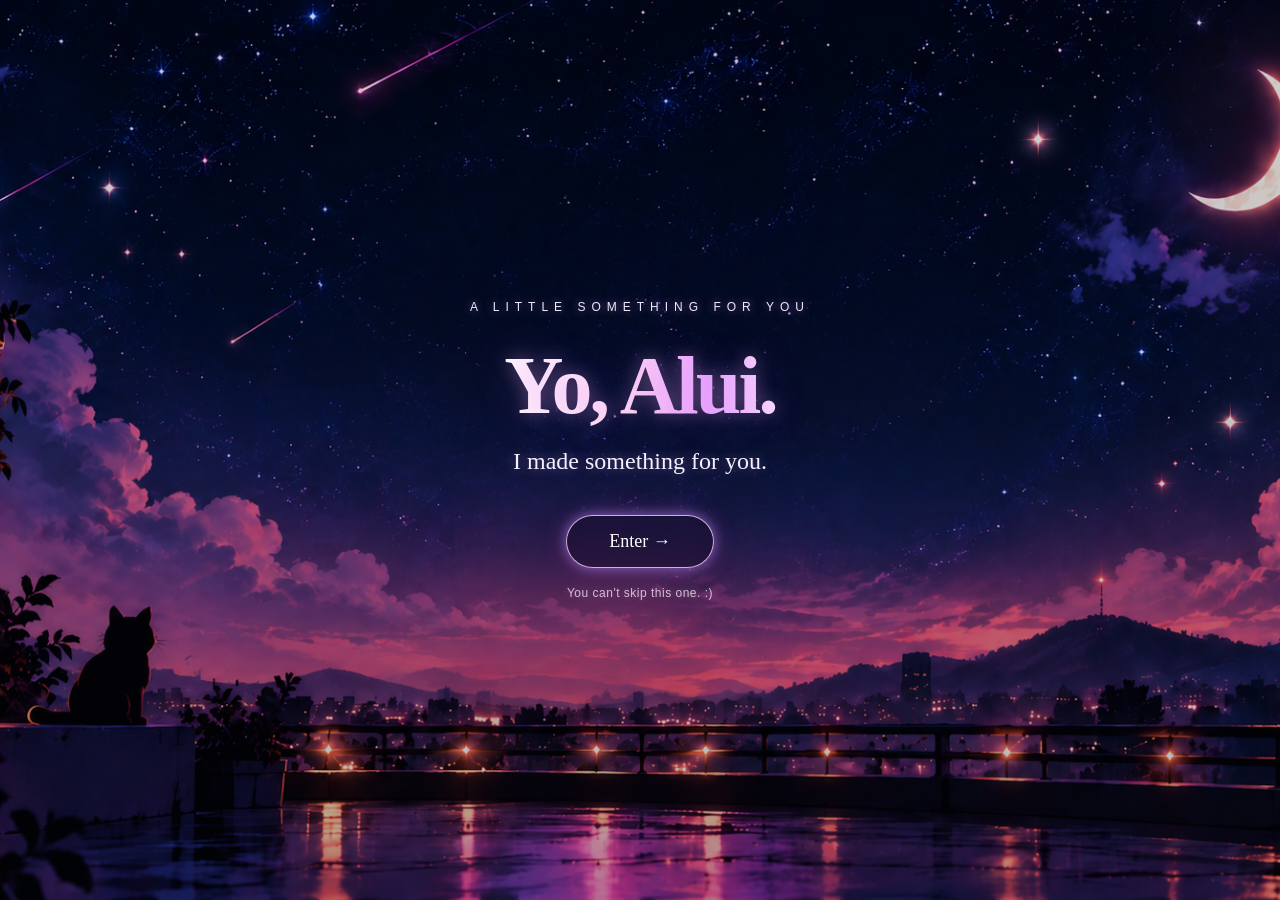
<file: index.html>
<!DOCTYPE html>
<html lang="en">
<head>
    <meta charset="UTF-8">
    <meta name="viewport" content="width=device-width, initial-scale=1.0, viewport-fit=cover">

    <title>For Alui ❤️</title>

    <link rel="stylesheet" href="style.css?v=20261006-5">
    <link rel="stylesheet" href="story-archives-transition.css?v=20261006-4">
</head>

<body>

    <main class="landing">

        <section class="hero-content">

            <p class="eyebrow">
                A LITTLE SOMETHING FOR YOU
            </p>

            <h1>
                Yo, Alui.
            </h1>

            <p class="subtitle">
                I made something for you.
            </p>

            <button id="enterBtn">
                Enter →
            </button>

            <p class="hint">
                You can't skip this one. :)
            </p>

        </section>

    </main>

<section class="years-section" id="yearsSection">

    <div class="years-content">

        <p class="years-label">
            SOMEHOW...
        </p>

        <h2>
            4
        </h2>

        <h3>
            YEARS
        </h3>

        <div class="years-stats">

            <p>
                <span>1461</span> days
            </p>

            <p>
                <span>countless</span> conversations
            </p>

            <p>
                <span>way too much</span> nonsense 😂
            </p>

        </div>

        <p class="years-ending">
            And somehow... we still haven't met.
        </p>
        <button id="storyBtn" class="section-next-btn">
              Continue →
        </button>

    </div>

</section>
    <!-- SECTION 3 — OUR STORY -->

    <section class="story-section" id="storySection" hidden>
<div class="story-content">

            <p class="story-label">
                AND THEN...
            </p>

            <div class="story-chapter">

                <span class="chapter-number">01</span>

                <h2>
                    THE RANDOM START
                </h2>

                <p>
                    It started pretty randomly.
                </p>

                <p>
                    Ek random group chat.<br>
                    Ek random conversation.<br>
                    Aur usmein ek ladki...
                </p>

                <p>
                    Jise pehle maine tease kiya.<br>
                    Phir thoda flirt kiya. 😭
                </p>

                <p class="story-highlight">
                    And somehow...<br>
                    <span>you played along.</span>
                </p>

            </div>

            <div class="story-chapter">

                <span class="chapter-number">02</span>

                <h2>
                    THEN WE JUST... CLICKED
                </h2>

                <p>
                    Phir baatein group chat se DMs tak aa gayi.
                </p>

                <p>
                    Reels share karna.<br>
                    Random conversations.<br>
                    Calls.<br>
                    Hasi.<br>
                    Bakchodi.
                </p>

                <p>
                    Aur dheere-dheere...
                </p>

                <p class="story-highlight">
                    khushiyan bhi share hone lagi,<br>
                    udaasi bhi.
                </p>

            </div>

            <div class="story-chapter">

                <span class="chapter-number">03</span>

                <h2>
                    THEN LIFE HAPPENED
                </h2>

                <p>
                    And then, somehow...
                </p>

                <p>
                    Things changed.
                </p>

                <p>
                    Life got complicated.<br>
                    We got caught up in our own things.<br>
                    And somewhere along the way...
                </p>

                <p class="story-highlight">
                    we became a little distant.
                </p>

                <p>
                    No dramatic ending.<br>
                    No proper goodbye.
                </p>

                <p>
                    Just... distance.
                </p>

            </div>

            <div class="story-chapter">

                <span class="chapter-number">04</span>

                <h2>
                    SOMEHOW, WE FOUND OUR WAY BACK
                </h2>

                <p>
                    Months passed.
                </p>

                <p>
                    Maybe even longer than we expected.
                </p>

                <p>
                    And then...
                </p>

                <p class="story-highlight">
                    we started talking again.
                </p>

                <p>
                    But somehow, it didn't feel like starting over.
                </p>

                <p>
                    The same conversations.<br>
                    The same jokes.<br>
                    The same comfort.<br>
                    The same feelings.
                </p>

                <p class="story-highlight">
                    Except this time...
                </p>

                <p>
                    we came back with
                    <span>twice the effort.</span>
                </p>

            </div>

            <div class="story-chapter">

                <span class="chapter-number">05</span>

                <h2>
                    AND NOW...
                </h2>

                <p>
                    Now somehow...
                </p>

                <p>
                    we're closer than we were before.
                </p>

                <p>
                    We talk almost every day.<br>
                    We call.<br>
                    We share things.<br>
                    We laugh at the stupidest stuff.
                </p>

                <p>
                    We still annoy each other.
                </p>

                <p>
                    We still have our nonsense.
                </p>

                <p class="story-highlight final-story-line">
                    But somehow...
                </p>

                <h3>
                    we're still here.
                </h3>

                <p class="story-ending">
                    And honestly... I'm glad we are. ❤️
                </p>

            </div>

        </div>

    </section>

    <audio id="nightChangesMusic" loop preload="auto">
        <source src="archives/music/night-changes.mp3" type="audio/mpeg">
    </audio>

    <script src="script.js?v=20261006-5"></script>
    <script src="story-archives-transition.js?v=20261006-2"></script>
</body>
</html>
</file>
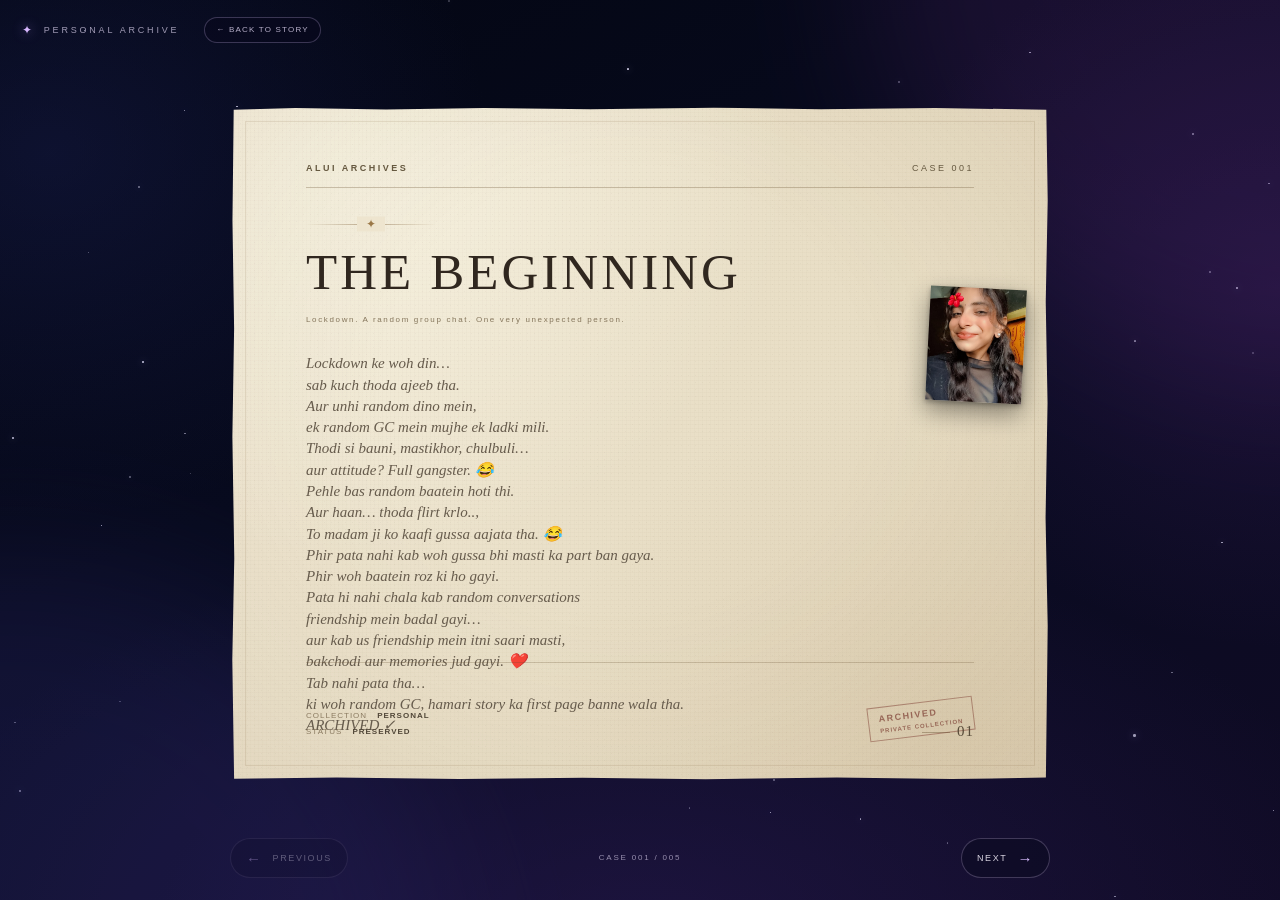
<file: archives/archives.html>
<!doctype html>
<html lang="en">
<head>
    <meta charset="utf-8">
    <meta name="viewport" content="width=device-width, initial-scale=1, viewport-fit=cover">
    <meta name="theme-color" content="#040715">
    <title>Alui Archives</title>
    <link rel="stylesheet" href="archives.css?v=20261006-7">
    <link rel="stylesheet" href="../story-archives-transition.css?v=20261006-4">
    <script src="archives-arrival.js?v=20261006-6" defer></script>
    <script src="archives.js?v=20261006-9" defer></script>
</head>
<body>
    <main class="archives-environment">
        <div class="archive-star-field" aria-hidden="true"></div>
        <div class="archive-nebula archive-nebula-one" aria-hidden="true"></div>
        <div class="archive-nebula archive-nebula-two" aria-hidden="true"></div>

        <header class="archives-viewer-heading" aria-label="Alui Archives viewer">
            <span class="viewer-mark" aria-hidden="true">✦</span>
            <span>PERSONAL ARCHIVE</span>
            <button class="archives-return" id="archivesReturnButton" type="button">← BACK TO STORY</button>
        </header>

        <section class="archive-viewer" aria-label="Archive case viewer">
            <div class="archive-stage" id="archiveStage" aria-live="polite"></div>

            <nav class="archive-controls" aria-label="Archive page controls">
                <button class="archive-control" id="archivePrevious" type="button" aria-label="Previous archive page">
                    <span aria-hidden="true">←</span><span>PREVIOUS</span>
                </button>
                <p class="archive-page-status" id="archivePageStatus" aria-live="polite"></p>
                <button class="archive-control" id="archiveNext" type="button" aria-label="Next archive page">
                    <span>NEXT</span><span aria-hidden="true">→</span>
                </button>
            </nav>
        </section>

        <template id="archivePageTemplate">
            <article class="archive-paper" aria-labelledby="archiveCaseTitle">
                <div class="paper-grain" aria-hidden="true"></div>
                <div class="paper-inner-edge" aria-hidden="true"></div>
                <aside class="archive-photo-placeholder" aria-label="Photo placeholder">
                    <div class="photo-placeholder-inner">
                        <span class="photo-placeholder-icon" aria-hidden="true">✧</span>
                        <span class="photo-placeholder-label">PHOTO</span>
                        <span class="photo-placeholder-note">TO BE ADDED</span>
                    </div>
                </aside>

                <header class="archive-paper-header">
                    <div class="archive-paper-topline">
                        <p class="archive-brand">ALUI ARCHIVES</p>
                        <p class="archive-case-number">CASE <span data-field="case-number">001</span></p>
                    </div>
                    <div class="archive-heading-rule" aria-hidden="true"><span>✦</span></div>
                    <h1 class="archive-case-title" id="archiveCaseTitle" data-field="case-title">THE BEGINNING</h1>
                    <p class="archive-file-note" data-field="case-subtitle">A PERSONAL RECORD · KEPT WITH CARE</p>
                </header>

                <section class="archive-paper-content" aria-label="Case notes">
                    <p data-field="case-content">Story content will be added later.</p>
                </section>

                <footer class="archive-paper-footer">
                    <div class="archive-metadata">
                        <p><span class="metadata-label">COLLECTION</span><span class="metadata-value">PERSONAL</span></p>
                        <p><span class="metadata-label">STATUS</span><span class="metadata-value">PRESERVED</span></p>
                    </div>
                    <div class="archive-stamp" aria-label="Archived, private collection">
                        <span>ARCHIVED</span>
                        <small>PRIVATE COLLECTION</small>
                    </div>
                    <p class="archive-page-number" aria-label="Page number"><span data-field="page-number">01</span></p>
                </footer>
            </article>
        </template>
    </main>
</body>
</html>
</file>
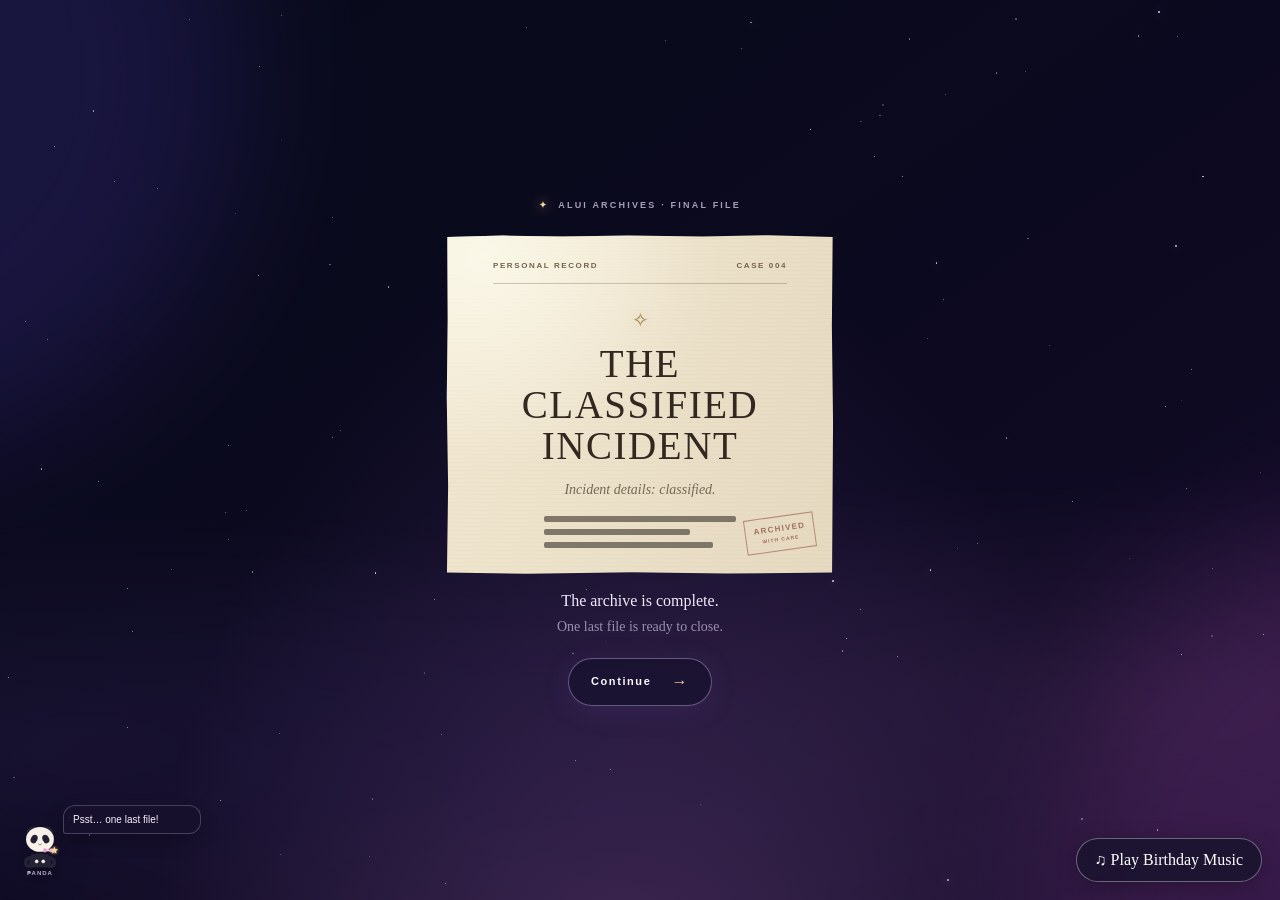
<file: birthday/birthday.html>
<!doctype html>
<html lang="en">
<head>
  <meta charset="utf-8">
  <meta name="viewport" content="width=device-width, initial-scale=1, viewport-fit=cover">
  <meta name="theme-color" content="#080817">
  <title>For Alui — Birthday Experience</title>
  <link rel="stylesheet" href="birthday.css">
  <script src="birthday.js" defer></script>
</head>
<body>
  <main class="experience" id="experience" data-scene="archives">
    <div class="ambient" aria-hidden="true">
      <div class="nebula nebula-one"></div><div class="nebula nebula-two"></div><div class="cloud-haze"></div>
      <div class="star-field" id="starField"></div>
    </div>
    <canvas class="effects-canvas" id="effectsCanvas" aria-hidden="true"></canvas>

    <section class="scene is-active" id="scene-archives" aria-labelledby="archives-title">
      <div class="archive-intro"><span class="eyebrow"><i>✦</i> ALUI ARCHIVES · FINAL FILE</span>
        <article class="file-paper">
          <div class="file-topline"><span>PERSONAL RECORD</span><span>CASE 004</span></div>
          <div class="file-seal">✧</div>
          <h1 id="archives-title">THE CLASSIFIED INCIDENT</h1>
          <p class="file-note">Incident details: classified.</p>
          <div class="redacted-lines" aria-hidden="true"><i></i><i></i><i></i></div>
          <span class="archived-stamp">ARCHIVED<br><small>WITH CARE</small></span>
        </article>
        <p class="archive-tease">The archive is complete.<br><span>One last file is ready to close.</span></p>
        <button class="button button-primary" id="continueButton">Continue <span>→</span></button>
      </div>
    </section>

    <section class="scene void-scene" id="scene-void" aria-live="polite" aria-label="A quiet pause">
      <div class="void-copy"><p id="waitLine" class="wait-line">Wait...</p><p id="oneMoreLine" class="one-more-line">I have one more thing for you.</p>
        <button class="button button-quiet hidden" id="openButton">Open <span>→</span></button>
      </div>
    </section>

    <section class="scene" id="scene-promise" aria-live="polite">
      <div class="promise-copy"><span class="eyebrow">A VERY SERIOUS ANNOUNCEMENT</span>
        <p class="promise-question">Remember what I promised you?</p>
        <h1 class="promise-line" id="promiseLine">I said I'd <span>phodunga a bomb.</span> 💀</h1>
        <p class="promise-footnote">(A completely harmless, extremely birthday-ish one.)</p>
        <button class="button button-primary hidden" id="countdownButton">Okay, show me <span>→</span></button>
      </div>
    </section>

    <section class="scene countdown-scene" id="scene-countdown" aria-live="assertive">
      <p class="countdown-label">PLEASE STAND BY FOR A VERY SILLY SURPRISE</p>
      <div class="count-number" id="countNumber">5</div>
      <p class="countdown-caption">No actual bombs. Just birthday magic. ✨</p>
      <div class="blackout" id="blackout"></div>
    </section>

    <section class="scene reveal-scene" id="scene-reveal" aria-live="polite">
      <div class="party-floaters" aria-hidden="true">✦ <b>♡</b> ✨ <i>✦</i> ♡</div>
      <div class="birthday-payoff"><span class="eyebrow">THE MOST IMPORTANT CASE OF ALL</span>
        <p class="you-survived">You survived. 😂</p>
        <h1>HAPPY<br><em>18TH</em><br>ALUI! <span>🎉</span></h1>
        <div class="birthday-duo" aria-label="A panda and Alui celebrating together">
          <div class="duo-avatar panda-avatar" role="img" aria-label="Cute panda holding a birthday star">
            <svg viewBox="0 0 120 142" aria-hidden="true">
              <ellipse class="avatar-shadow" cx="60" cy="132" rx="38" ry="7" />
              <path class="panda-body" d="M28 130c1-24 9-39 32-39s31 15 32 39z" />
              <path class="panda-ear" d="M24 35a17 17 0 1 1 34 0v12H24zM62 35a17 17 0 1 1 34 0v12H62z" />
              <ellipse class="panda-face" cx="60" cy="53" rx="38" ry="34" />
              <ellipse class="panda-patch" cx="44" cy="52" rx="9" ry="12" transform="rotate(25 44 52)" />
              <ellipse class="panda-patch" cx="76" cy="52" rx="9" ry="12" transform="rotate(-25 76 52)" />
              <circle class="panda-eye" cx="45" cy="52" r="2.7"/><circle class="panda-eye" cx="75" cy="52" r="2.7"/>
              <ellipse class="panda-muzzle" cx="60" cy="65" rx="12" ry="8"/><path class="panda-smile" d="M56 66q4 5 8 0" />
              <path class="panda-bow" d="M82 83q-13-12-13 0t13 0q13 12 13 0t-13 0"/><circle class="panda-bow-knot" cx="82" cy="83" r="3"/>
              <path class="panda-arm" d="M34 103q-13 2-13 14t13 8M86 103q13 2 13 14t-13 8"/>
              <path class="clap-arm panda-clap-left" d="M39 96q8 3 13 15"/><path class="clap-arm panda-clap-right" d="M81 96q-8 3-13 15"/><circle class="clap-hand panda-hand-left" cx="51" cy="113" r="4.5"/><circle class="clap-hand panda-hand-right" cx="69" cy="113" r="4.5"/><path class="clap-spark" d="m60 103 2 5 5 1-4 3 1 5-4-3-4 3 1-5-4-3 5-1z"/>
              <path class="panda-star" d="m99 72 3 7 7 1-5 5 1 7-6-4-6 4 1-7-5-5 7-1z" />
            </svg>
            <span class="duo-name">Panda</span>
          </div>
          <div class="duo-avatar alui-avatar" role="img" aria-label="A sweet illustrated avatar of Alui celebrating her birthday">
            <svg viewBox="0 0 120 142" aria-hidden="true">
              <ellipse class="avatar-shadow" cx="60" cy="132" rx="38" ry="7" />
              <path class="alui-hair-back" d="M25 59q-5-40 35-43 42 2 36 48l-4 51H30z" />
              <path class="alui-body" d="M25 130q2-35 35-36t35 36z" />
              <path class="alui-neck" d="M50 78h20v19H50z" />
              <ellipse class="alui-face" cx="60" cy="55" rx="29" ry="34" />
              <path class="alui-hair-top" d="M30 53q-8-38 29-39 33-2 33 31-13-3-22-21-9 17-40 21z" />
              <path class="alui-fringe" d="M32 42q17 2 31-17 7 14 28 20l-3 9q-15-2-26-15-11 13-29 14z" />
              <circle class="alui-eye" cx="49" cy="58" r="2"/><circle class="alui-eye" cx="71" cy="58" r="2"/>
              <path class="alui-smile" d="M54 70q6 6 12 0"/><circle class="alui-blush" cx="41" cy="68" r="4"/><circle class="alui-blush" cx="79" cy="68" r="4"/>
              <path class="alui-collar" d="m49 94 11 12 11-12"/><path class="alui-heart" d="M60 117q-11-8-6-13 4-3 6 1 2-4 6-1 5 5-6 13" />
              <path class="clap-arm alui-clap-left" d="M38 101q8 2 14 12"/><path class="clap-arm alui-clap-right" d="M82 101q-8 2-14 12"/><circle class="clap-hand alui-hand-left" cx="52" cy="113" r="4.5"/><circle class="clap-hand alui-hand-right" cx="68" cy="113" r="4.5"/><path class="clap-spark" d="m60 103 2 5 5 1-4 3 1 5-4-3-4 3 1-5-4-3 5-1z"/>
              <path class="alui-star" d="m96 39 3 7 7 1-5 5 1 7-6-4-6 4 1-7-5-5 7-1z" />
            </svg>
            <span class="duo-name">Alui</span>
          </div>
        </div>
        <p class="reveal-subline">Told you I'd phodunga a bomb. 😂</p>
        <button class="button button-primary hidden" id="cakeButton">Make a wish with me <span>→</span></button>
      </div>
    </section>

    <section class="scene cake-scene" id="scene-cake" aria-labelledby="cake-title">
      <div class="cake-copy"><span class="eyebrow">A LITTLE WISH, JUST FOR YOU</span>
        <h1 id="cake-title">Make a wish first. <span>❤️</span></h1>
        <div class="cake-visual" id="cakeVisual" aria-label="A strawberry and cream birthday cake with one candle">
          <div class="candle"><button class="flame-button" id="flameButton" aria-label="Tap the candle flame to blow it out"><span class="flame"></span></button><span class="candle-wick"></span><span class="candle-stick"></span></div>
          <div class="cake-top"><span class="cake-pearl pearl-one"></span><span class="cake-pearl pearl-two"></span><span class="cake-pearl pearl-three"></span></div>
          <div class="cake-body"><div class="cake-frosting"></div><div class="cake-lower-tier"></div><div class="cake-tier-ribbon"></div><span class="cake-number">18</span><span class="cake-icing icing-one"></span><span class="cake-icing icing-two"></span><span class="cake-icing icing-three"></span><span class="cake-icing icing-four"></span><span class="cake-berry berry-one"></span><span class="cake-berry berry-two"></span><span class="cake-berry berry-three"></span><span class="cake-berry berry-four"></span><span class="cake-berry berry-five"></span></div>
          <div class="cake-plate"></div>
          <div class="cake-cut-line" id="cakeCutLine"></div>
          <div class="cake-half cake-left"></div><div class="cake-half cake-right"></div>
          <div class="smoke-puff" id="smokePuff"><span class="smoke-heart">♥</span></div>
          <span class="wish-sparkle" id="wishSparkle" aria-hidden="true">✦</span>
          <div class="cake-note hidden" id="cakeNote"><span>✦ A LITTLE WISH FOR YOU ✦</span><p>May every little wish you make<br>find its way to you.</p><strong>Happy 18th, Alui ❤️</strong></div>
        </div>
        <div class="cake-duo" id="cakeDuo" aria-label="Panda and Alui are clapping for you"></div>
        <p class="cake-instruction" id="cakeInstruction">Tap the candle to blow it out.</p>
        <button class="button button-primary hidden" id="envelopeButton">Now cut the cake <span>→</span></button>
      </div>
      <button class="envelope hidden" id="envelope" aria-label="Open the envelope for Alui"><span class="envelope-heart">♥</span><span>For Alui</span><small>There’s something inside.</small></button>
    </section>

    <section class="scene letter-scene" id="scene-letter" aria-labelledby="letter-title">
      <div class="letter-layout">
        <article class="letter-paper">
          <header><span class="letter-star">✦</span><p class="eyebrow">A LETTER, JUST FOR YOU</p><h1 id="letter-title">For Alui <span>❤️</span></h1></header>
          <section><h2>YOU’RE MORE THAN JUST A FRIEND.</h2><p>Alui, you're more than just a friend to me.<br><br>Tere saath mujhe genuinely safe feel hota hai.<br>Mai tujhse koi bhi baat kar sakta hu.<br><br>Kabhi-kabhi tu bas ek bacchi ki tarah lagti hai,<br>jo sirf pyari-pyari baatein karna jaanti hai. ❤️</p></section>
          <section><h2>SO, JUST KNOW THIS.</h2><p>I trust you.<br><br>You're important to me.<br><br>And I'm here.<br><br>Jab tak tu chahe.<br><br>Koi zabardasti nahi.<br>Koi expectations nahi.<br><br>Bas...<br><br>Jab tak tu chahe, I'm here. ❤️</p></section>
          <section><h2>AND FOR YOUR 18TH...</h2><p>I just hope...<br><br>Jo bhi tu chahti hai,<br>jo bhi tere liye genuinely important hai,<br><br>tu usse achieve kare.<br><br>Aur jab usse paane ke raste mein problems aayein,<br>toh unse ladne ki himmat aur strength tujhme hamesha rahe.<br><br>I hope life gives you<br>a lot of reasons to smile.<br><br>And whatever comes next...<br><br>I hope you're happy. ❤️</p><p class="letter-signature">With love, always.<br><span>♥</span></p></section>
          <button class="button button-primary letter-gifts-button" id="openGiftsButton">One last little surprise <span>→</span></button>
        </article>
        <aside class="letter-side" aria-label="A space for Alui's photo, with Panda">
          <div class="letter-panda" id="letterPanda" aria-hidden="true"></div>
          <p class="photo-eyebrow">A MEMORY TO KEEP</p>
          <h2>Alui’s photo</h2>
          <div class="polaroid" id="polaroid"><div class="photo-frame" id="photoFrame"><img id="aluiPhotoPreview" alt="Your selected photo of Alui" hidden><div class="photo-placeholder" id="photoPlaceholder"><span>＋</span><small>Add a photo here</small></div></div><p class="polaroid-caption" id="photoCaption">A little memory</p></div>
          <label class="memory-date-label" for="memoryDate">Add a date</label>
          <input class="memory-date" id="memoryDate" type="date" aria-label="Choose the date for this memory">
          <input class="sr-only" id="aluiPhotoInput" type="file" accept="image/*" aria-label="Choose a photo of Alui from this device">
          <label class="photo-picker" for="aluiPhotoInput">Choose photo</label>
        </aside>
      </div>
    </section>

    <section class="scene gifts-scene" id="scene-gifts" aria-labelledby="gifts-title">
      <div class="gifts-content">
        <span class="eyebrow"><i>✦</i> A FEW THINGS THAT FEEL LIKE YOU</span>
        <h1 id="gifts-title">A little box of <em>us.</em></h1>
        <p class="gifts-intro">Pick a gift, Alui. Panda has been keeping these safe. 🎁</p>
        <div class="gift-shelf">
          <button class="gift-box gift-snacks" data-gift="snacks" aria-expanded="false" aria-controls="giftReveal">
            <span class="gift-lid"><i></i></span><span class="gift-ribbon"></span><span class="gift-bow">✿</span>
            <span class="gift-label">01 <small>something yummy</small></span>
          </button>
          <button class="gift-box gift-makeup" data-gift="makeup" aria-expanded="false" aria-controls="giftReveal">
            <span class="gift-lid"><i></i></span><span class="gift-ribbon"></span><span class="gift-bow">✿</span>
            <span class="gift-label">02 <small>a little glam</small></span>
          </button>
          <button class="gift-box gift-panda" data-gift="panda" aria-expanded="false" aria-controls="giftReveal">
            <span class="gift-lid"><i></i></span><span class="gift-ribbon"></span><span class="gift-bow">✿</span>
            <span class="gift-label">03 <small>from your panda</small></span>
          </button>
        </div>
        <div class="gift-reveal" id="giftReveal" aria-live="polite" aria-atomic="true">
          <div class="gift-art snack-art" aria-hidden="true"><span class="chips-pack"><b>UNCLE<br>CHIPPS</b><i>CLASSIC<br>SALTED</i></span><span class="chocolate-bar"><b>▰</b><i>CHOCOLATE</i></span></div>
          <div class="gift-art makeup-art" aria-hidden="true"><span class="makeup-compact"><i></i><b>✦</b></span><span class="makeup-lipstick"><i></i></span><span class="makeup-brush"><i></i></span></div>
          <span class="gift-reveal-icon" id="giftRevealIcon">✦</span>
          <div class="gift-copy"><p class="gift-reveal-kicker" id="giftRevealKicker">A LITTLE SURPRISE</p><h2 id="giftRevealTitle">Tap a box to open it</h2><p id="giftRevealText">Each one has a tiny piece of you in it.</p></div>
          <div class="gift-panda-pop" id="giftPandaPop" aria-hidden="true"></div>
        </div>
        <div class="gift-finale hidden" id="giftFinale">
          <p>That’s all three—your favourite things, and a little piece of us. ❤️</p>
          <button class="button button-primary" id="finishBirthdayButton">One last thing <span>→</span></button>
        </div>
      </div>
    </section>

    <section class="scene birthday-ending" id="scene-ending" aria-labelledby="ending-title">
      <div class="ending-content">
        <span class="eyebrow"><i>✦</i> A LITTLE NOTE BEFORE YOU GO</span>
        <div class="ending-duo" id="endingDuo" aria-hidden="true"></div>
        <h1 id="ending-title">Keep being <em>you.</em></h1>
        <p>All these silly little chapters brought us here.<br>I’m really glad they did.</p>
        <p class="ending-birthday-wish">Happy 18th, Alui. I hope the year ahead is full of all the things that make you smile. ❤️</p>
        <span class="ending-signoff">Always cheering for you.</span>
      </div>
    </section>

    <aside class="panda-guide" id="pandaGuide" aria-hidden="true" hidden>
      <div class="panda-guide-art" id="pandaGuideArt"></div>
      <p class="panda-bubble" id="pandaGuideLine"></p>
    </aside>

    <div class="sr-only" id="announcement" aria-live="polite"></div>
  </main>
  <audio id="birthdaySong" preload="auto">
     <source src="../archives/music/happy-birthday.mp3" type="audio/mpeg">
    </audio>  
  <button id="birthdayMusicButton" type="button">
    ♫ Play Birthday Music
  </button>
</body>
</html>
</file>
<file: style.css>
* {
    margin: 0;
    padding: 0;
    box-sizing: border-box;
}

html,
body {
    width: 100%;
    min-height: 100%;
}

body {
    min-height: 100vh;
    background: #050817;
    color: #ffffff;
    font-family: Georgia, "Times New Roman", serif;
    overflow-x: hidden;
    overflow-y: auto;
}

/* =========================
   LANDING PAGE
========================= */

.landing {
    min-height: 100vh;
    width: 100%;
    position: relative;

    display: flex;
    flex-direction: column;
    justify-content: center;
    align-items: center;

    text-align: center;
    padding: 30px;

    background-image:
        linear-gradient(
            rgba(4, 7, 22, 0.18),
            rgba(4, 7, 22, 0.28)
        ),
        url("background.png");

    background-size: cover;
    background-position: center;
    background-repeat: no-repeat;
}

/* =========================
   TOP TEXT
========================= */

.eyebrow {
    font-family: Arial, Helvetica, sans-serif;
    font-size: 12px;
    letter-spacing: 6px;
    text-transform: uppercase;

    color: #eee8ff;

    margin-bottom: 25px;

    text-shadow:
        0 0 8px rgba(255, 190, 255, 0.5);
}

/* =========================
   MAIN TITLE
========================= */

h1 {
    font-size: clamp(48px, 6.5vw, 82px);
    font-weight: 600;
    letter-spacing: -3px;

    margin-bottom: 15px;

    background: linear-gradient(
        90deg,
        #ffffff 10%,
        #ffd9f4 45%,
        #e9a5ff 70%,
        #ffffff
    );

    -webkit-background-clip: text;
    background-clip: text;
    color: transparent;

    text-shadow:
        0 0 18px rgba(255, 170, 245, 0.35),
        0 0 45px rgba(172, 122, 255, 0.25);

    animation: titleGlow 4s ease-in-out infinite;
}

@keyframes titleGlow {
    0%,
    100% {
        filter: brightness(1);
    }

    50% {
        filter: brightness(1.15);
    }
}

/* =========================
   SUBTITLE
========================= */

.subtitle {
    font-size: clamp(17px, 2vw, 24px);
    color: #f5efff;

    margin-bottom: 40px;

    text-shadow:
        0 0 12px rgba(255, 200, 255, 0.35);
}

/* =========================
   ENTER BUTTON
========================= */

#enterBtn {
    position: relative;

    border: 1px solid rgba(255, 210, 255, 0.8);

    background: rgba(20, 10, 35, 0.35);

    color: #ffffff;

    padding: 15px 42px;

    border-radius: 50px;

    font-family: Georgia, "Times New Roman", serif;
    font-size: 18px;

    cursor: pointer;

    backdrop-filter: blur(8px);

    box-shadow:
        0 0 12px rgba(170, 130, 255, 0.6),
        0 0 25px rgba(255, 120, 220, 0.25);

    transition:
        transform 0.3s ease,
        box-shadow 0.3s ease,
        background 0.3s ease;
}

#enterBtn:hover {
    transform: translateY(-4px) scale(1.03);

    background: rgba(255, 180, 245, 0.15);

    box-shadow:
        0 0 18px rgba(180, 140, 255, 0.9),
        0 0 40px rgba(255, 100, 220, 0.5);
}

#enterBtn:active {
    transform: scale(0.97);
}

/* =========================
   SMALL HINT
========================= */

.hint {
    margin-top: 18px;

    font-family: Arial, Helvetica, sans-serif;
    font-size: 12px;

    color: rgba(255, 255, 255, 0.72);

    letter-spacing: 0.5px;

    text-shadow:
        0 0 8px rgba(255, 180, 240, 0.35);
}

/* =========================
   MOBILE
========================= */

@media (max-width: 600px) {

    .landing {
        padding: 20px;

        background-position: center;
    }

    .eyebrow {
        font-size: 9px;
        letter-spacing: 4px;
        margin-bottom: 20px;
    }

    h1 {
        font-size: clamp(50px, 15vw, 75px);
        letter-spacing: -2px;
    }

    .subtitle {
        font-size: 17px;
        margin-bottom: 32px;
    }

    #enterBtn {
        padding: 14px 34px;
        font-size: 17px;
    }
}

@media (max-width: 600px) {

    .landing {
        padding: 20px;
        background-position: center;
    }

    .eyebrow {
        font-size: 9px;
        letter-spacing: 3px;
        margin-bottom: 18px;
    }

    h1 {
        font-size: 58px;
        letter-spacing: -2px;
        margin-bottom: 12px;
    }

    .subtitle {
        font-size: 16px;
        margin-bottom: 30px;
    }

    #enterBtn {
        padding: 13px 32px;
        font-size: 16px;
    }

    .hint {
        font-size: 11px;
        margin-top: 15px;
    }
}
@media (max-width: 600px) {

    .landing {
        background-image:
            linear-gradient(
                rgba(4, 7, 22, 0.12),
                rgba(4, 7, 22, 0.18)
            ),
            url("mobile-background.png");

        background-size: cover;
        background-position: center;
        background-repeat: no-repeat;

        padding: 20px;
    }

    .eyebrow {
        font-size: 9px;
        letter-spacing: 3px;
        margin-bottom: 18px;
    }

    h1 {
        font-size: 58px;
        letter-spacing: -2px;
        margin-bottom: 12px;
    }

    .subtitle {
        font-size: 16px;
        margin-bottom: 30px;
    }

    #enterBtn {
        padding: 13px 32px;
        font-size: 16px;
    }

    .hint {
        font-size: 11px;
        margin-top: 15px;
    }
}
/* =========================
   LANDING ANIMATIONS
========================= */

.eyebrow,
h1,
.subtitle,
#enterBtn,
.hint {
    opacity: 0;
    transform: translateY(20px);
    animation: revealUp 0.9s ease forwards;
}

.eyebrow {
    animation-delay: 0.4s;
}

h1 {
    animation-delay: 0.8s;
}

.subtitle {
    animation-delay: 1.2s;
}

#enterBtn {
    animation-delay: 1.6s;
}

.hint {
    animation-delay: 2s;
}

@keyframes revealUp {

    from {
        opacity: 0;
        transform: translateY(20px);
    }

    to {
        opacity: 1;
        transform: translateY(0);
    }

}
/* =========================
   4 YEARS SECTION
========================= */

.years-section {
    min-height: 100vh;
    width: 100%;

    position: fixed;
    inset: 0;

    display: flex;
    justify-content: center;
    align-items: center;

    text-align: center;

    padding: 30px;

    background:
        linear-gradient(
            rgba(3, 5, 18, 0.72),
            rgba(8, 4, 20, 0.86)
        ),
        url("background.png");

    background-size: cover;
    background-position: center;

    opacity: 0;
    visibility: hidden;

    transform: scale(1.04);

    transition:
        opacity 1s ease,
        transform 1.2s ease,
        visibility 1s ease;

    z-index: 10;
}

.years-section.show {
    opacity: 1;
    visibility: visible;
    transform: scale(1);
}

.years-content {
    max-width: 700px;

    opacity: 0;
    transform: translateY(30px);

    transition:
        opacity 1s ease 0.5s,
        transform 1s ease 0.5s;
}

.years-section.show .years-content {
    opacity: 1;
    transform: translateY(0);
}

.years-label {
    font-family: Arial, Helvetica, sans-serif;

    font-size: 12px;
    letter-spacing: 6px;
    text-transform: uppercase;

    color: #ddd4ff;

    margin-bottom: 10px;
}

.years-content h2 {
    font-size: clamp(130px, 22vw, 230px);

    line-height: 0.8;

    font-weight: 500;

    background: linear-gradient(
        135deg,
        #ffffff,
        #e7b4ff,
        #ffb7df
    );

    -webkit-background-clip: text;
    background-clip: text;

    color: transparent;

    text-shadow:
        0 0 30px rgba(200, 140, 255, 0.35);

    margin: 0;
}

.years-content h3 {
    font-size: clamp(35px, 6vw, 65px);

    letter-spacing: 12px;

    font-weight: 500;

    color: #ffffff;

    margin: 15px 0 35px;
}

.years-stats {
    display: flex;
    flex-direction: column;
    gap: 8px;

    font-size: 17px;

    color: rgba(255, 255, 255, 0.72);
}

.years-stats p {
    margin: 0;
}

.years-stats span {
    color: #f4c8ff;
}

.years-ending {
    margin-top: 45px;

    font-size: 19px;

    color: #ffffff;

    text-shadow:
        0 0 12px rgba(255, 190, 245, 0.35);
}


/* =========================
   MOBILE - 4 YEARS
========================= */

@media (max-width: 600px) {

    .years-section {
        padding: 25px;
    }

    .years-label {
        font-size: 9px;
        letter-spacing: 4px;
    }

    .years-content h2 {
        font-size: 150px;
    }

    .years-content h3 {
        font-size: 38px;
        letter-spacing: 8px;
        margin-bottom: 30px;
    }

    .years-stats {
       font-size: 16px;
       line-height: 1.7;
   }
    .years-ending {
        font-size: 17px;
        line-height: 1.6;
        margin-top: 42px;
    }
}
/* =========================================
   SECTION 3 — OUR STORY
   ========================================= */

.story-section {
    min-height: 100vh;
    width: 100%;

    position: relative;

    padding: 120px 30px;

    background:
        linear-gradient(
            rgba(3, 5, 18, 0.90),
            rgba(8, 4, 20, 0.96)
        ),
        url("background.png");

    background-size: cover;
    background-position: center;
    background-attachment: fixed;

    color: #ffffff;

    overflow: hidden;
}


/* Main content */

.story-content {
    width: 100%;
    max-width: 760px;
    margin: 0 auto;
    text-align: center;
    position: relative;
    z-index: 2;
}


/* Section label */

.story-label {
    font-family: Arial, Helvetica, sans-serif;

    font-size: 11px;
    letter-spacing: 6px;
    text-transform: uppercase;

    color: #dcd2ff;

    margin-bottom: 90px;

    text-shadow:
        0 0 10px rgba(210, 170, 255, 0.35);
}


/* Individual chapters */

.story-chapter {
    min-height: 70vh;

    display: flex;
    flex-direction: column;
    align-items: center;
    justify-content: center;

    padding: 80px 20px;

    position: relative;
}


/* Chapter number */

.chapter-number {
    font-family: Arial, Helvetica, sans-serif;

    font-size: 12px;
    letter-spacing: 4px;

    color: #c9a8ff;

    margin-bottom: 22px;

    opacity: 0.8;
}


/* Chapter heading */

.story-chapter h2 {
    font-size: clamp(34px, 5vw, 58px);

    font-weight: 500;

    letter-spacing: 2px;

    line-height: 1.1;

    margin-bottom: 38px;

    background: linear-gradient(
        90deg,
        #ffffff,
        #e7c4ff,
        #ffffff
    );

    -webkit-background-clip: text;
    background-clip: text;

    color: transparent;

    text-shadow:
        0 0 25px rgba(200, 150, 255, 0.22);
}


/* Paragraphs */

.story-chapter p {
    max-width: 620px;

    font-size: 18px;

    line-height: 1.9;

    color: rgba(255, 255, 255, 0.76);

    margin-bottom: 25px;
}


/* Highlighted lines */

.story-highlight {
    color: #ffffff !important;

    font-size: 21px !important;

    line-height: 1.8 !important;

    text-shadow:
        0 0 14px rgba(255, 190, 245, 0.28);
}


/* Important highlighted words */

.story-highlight span,
.story-chapter p span {
    color: #f0b8ff;

    text-shadow:
        0 0 12px rgba(220, 150, 255, 0.45);
}


/* Final line */

.final-story-line {
    margin-top: 35px;
    margin-bottom: 10px !important;
}


/* Final heading */

.story-chapter h3 {
    font-size: clamp(48px, 7vw, 78px);

    font-weight: 500;

    margin: 0 0 25px;

    background: linear-gradient(
        135deg,
        #ffffff,
        #e6b8ff,
        #ffb8df
    );

    -webkit-background-clip: text;
    background-clip: text;

    color: transparent;

    text-shadow:
        0 0 30px rgba(220, 150, 255, 0.30);
}


/* Ending */

.story-ending {
    font-size: 18px !important;

    color: rgba(255, 255, 255, 0.65) !important;

    margin-top: 10px;
}


/* =========================================
   MOBILE
   ========================================= */

@media (max-width: 600px) {

    .story-section {
        padding: 90px 20px;

        background:
            linear-gradient(
                rgba(3, 5, 18, 0.90),
                rgba(8, 4, 20, 0.96)
            ),
            url("mobile-background.png");

        background-size: cover;
        background-position: center;
        background-attachment: scroll;
    }


    .story-label {
        font-size: 9px;
        letter-spacing: 4px;

        margin-bottom: 55px;
    }


    .story-chapter {
        min-height: 75vh;

        padding: 60px 10px;
    }


    .chapter-number {
        font-size: 10px;
        letter-spacing: 3px;

        margin-bottom: 18px;
    }


    .story-chapter h2 {
        font-size: 34px;

        letter-spacing: 1px;

        line-height: 1.15;

        margin-bottom: 30px;
    }


    .story-chapter p {
        font-size: 16px;

        line-height: 1.85;

        margin-bottom: 22px;
    }


    .story-highlight {
        font-size: 18px !important;

        line-height: 1.75 !important;
    }


    .story-chapter h3 {
        font-size: 52px;

        line-height: 1.05;
    }


    .story-ending {
        font-size: 16px !important;
    }
}
/* =========================================
   SECTION TRANSITION BUTTON
   ========================================= */

.section-next-btn {
    margin-top: 35px;

    padding: 13px 32px;

    border: 1px solid rgba(255, 210, 255, 0.65);

    border-radius: 50px;

    background: rgba(20, 10, 35, 0.35);

    color: #ffffff;

    font-family: Georgia, "Times New Roman", serif;

    font-size: 16px;

    cursor: pointer;

    backdrop-filter: blur(8px);

    box-shadow:
        0 0 12px rgba(170, 130, 255, 0.45);

    transition:
        transform 0.3s ease,
        box-shadow 0.3s ease,
        background 0.3s ease;
}

.section-next-btn:hover {
    transform: translateY(-3px);

    background: rgba(255, 180, 245, 0.12);

    box-shadow:
        0 0 18px rgba(180, 140, 255, 0.75),
        0 0 35px rgba(255, 100, 220, 0.35);
}

.section-next-btn:active {
    transform: scale(0.96);
}


/* Mobile */

@media (max-width: 600px) {

    .section-next-btn {
        margin-top: 28px;

        padding: 12px 28px;

        font-size: 15px;
    }
}
/* =========================================
   STORY 2.0 — LIVE MEMORY ATMOSPHERE
   ========================================= */

.story-section {
    position: relative;
    isolation: isolate;

    background:
        radial-gradient(
            circle at 50% 45%,
            rgba(120, 70, 180, 0.12),
            transparent 45%
        ),
        linear-gradient(
            rgba(2, 4, 16, 0.92),
            rgba(7, 3, 18, 0.97)
        ),
        url("background.png");

    background-size: cover;
    background-position: center;
}


/* Atmospheric glow */

.story-section::before {
    content: "";

    position: absolute;
    inset: -20%;

    background:
        radial-gradient(
            circle at 50% 40%,
            rgba(184, 108, 255, 0.08),
            transparent 35%
        );

    filter: blur(40px);

    animation: storyAtmosphere 10s ease-in-out infinite;

    animation-duration: 12s;


    pointer-events: none;

    z-index: -2;
}


@keyframes storyAtmosphere {

    0%,
    100% {
        transform: scale(1);
        opacity: 0.65;
    }

    50% {
        transform: scale(1.08);
        opacity: 1;
    }
}


/* Subtle moving light */

.story-section::after {
    content: "";

    position: absolute;

    width: 300px;
    height: 300px;

    left: 50%;
    top: 35%;

    transform: translate(-50%, -50%);

    background:
        radial-gradient(
            circle,
            rgba(255, 180, 235, 0.045),
            transparent 65%
        );

    filter: blur(20px);

    animation: storyBreath 7s ease-in-out infinite;

    pointer-events: none;

    z-index: -1;
}


@keyframes storyBreath {

    0%,
    100% {
        opacity: 0.35;
        transform: translate(-50%, -50%) scale(0.9);
    }

    50% {
        opacity: 1;
        transform: translate(-50%, -50%) scale(1.15);
    }
}
.story-section::before {
    content: "";

    position: absolute;
    inset: 0;

    background: radial-gradient(
        circle at 50% 50%,
        rgba(190, 100, 255, 0.25),
        transparent 55%
    );

    animation: storyTestGlow 3s ease-in-out infinite alternate;

    pointer-events: none;
    z-index: 1;
}

@keyframes storyTestGlow {
    from {
        opacity: 0.2;
        transform: scale(0.95);
    }

    to {
        opacity: 1;
        transform: scale(1.05);
    }
}

.story-content {
    position: relative;
    z-index: 2;
}

/* =========================================
   STORY 2.1 — SCROLLING MEMORY SCENE
   ========================================= */

.story-section {
    isolation: isolate;
    overflow: clip;
    scroll-margin-top: 0;
    background-image:
        radial-gradient(circle at 16% 22%, rgba(104, 111, 145, 0.06) 0 1px, transparent 2px),
        radial-gradient(circle at 76% 38%, rgba(111, 103, 145, 0.055) 0 1px, transparent 2px),
        linear-gradient(180deg, #03040a, #050610 55%, #03040a);
    background-color: #03040a;
}

.story-section::before,
.story-section::after {
    content: "";
    position: absolute;
    inset: 0;
    z-index: 0;
    pointer-events: none;
}

.story-section::before {
    inset: -18%;
    background:
        radial-gradient(ellipse at 25% 35%, rgba(132, 125, 166, 0.075), transparent 34%),
        radial-gradient(ellipse at 78% 65%, rgba(110, 106, 142, 0.065), transparent 37%);
    filter: blur(42px);
    animation: memoryDrift 20s ease-in-out infinite alternate;
}

.story-section::after {
    background: none;
    animation: none;
}

.story-particles {
    position: absolute;
    inset: 0;
    z-index: 1;
    overflow: hidden;
    pointer-events: none;
}

.story-particle {
    position: absolute;
    left: var(--x);
    top: var(--y);
    width: var(--size);
    height: var(--size);
    border-radius: 50%;
    background: rgba(162, 164, 186, 0.52);
    filter: blur(5px);
    box-shadow: 0 0 14px 4px rgba(148, 143, 180, 0.12);
    opacity: 0;
    animation: particleRise var(--duration) var(--delay) ease-in-out infinite;
}

.story-label,
.story-chapter {
    opacity: 1;
    transform: none;
}

.story-motion-enabled .story-label,
.story-motion-enabled .story-chapter {
    opacity: 0;
    transform: translate3d(0, 34px, 0) scale(0.985);
    filter: blur(5px);
    transition:
        opacity 1.1s ease,
        transform 1.1s cubic-bezier(0.2, 0.7, 0.2, 1),
        filter 1.1s ease;
}

.story-motion-enabled .story-label.is-visible,
.story-motion-enabled .story-chapter.is-visible {
    opacity: 1;
    transform: translate3d(0, 0, 0) scale(1);
    filter: blur(0);
}

.story-motion-enabled .story-chapter.is-current h2,
.story-motion-enabled .story-chapter.is-current .story-highlight {
    text-shadow: 0 0 25px rgba(223, 164, 255, 0.38), 0 0 55px rgba(255, 126, 211, 0.16);
}

.story-chapter {
    transition-delay: 0.08s;
}

@keyframes memoryDrift {
    from { transform: translate3d(-1%, -0.5%, 0) scale(1); }
    to { transform: translate3d(1%, 0.5%, 0) scale(1.025); }
}

@keyframes memoryLight {
    0%, 100% { background-position: 120% 0; opacity: 0.35; }
    50% { background-position: -30% 0; opacity: 0.8; }
}

@keyframes particleRise {
    0%, 100% { transform: translate3d(0, 9px, 0) scale(0.85); opacity: calc(var(--particle-strength, 0.18) * 0.22); }
    18%, 78% { opacity: calc(var(--particle-strength, 0.18) * 0.72); }
    50% { transform: translate3d(5px, -12px, 0) scale(1.08); opacity: calc(var(--particle-strength, 0.18) * 1.3); }
}

@media (max-width: 600px) {
    .story-section {
        background-image:
            radial-gradient(circle at 16% 22%, rgba(104, 111, 145, 0.06) 0 1px, transparent 2px),
            radial-gradient(circle at 76% 38%, rgba(111, 103, 145, 0.055) 0 1px, transparent 2px),
            linear-gradient(180deg, #03040a, #050610 55%, #03040a);
    }

    .story-motion-enabled .story-label,
    .story-motion-enabled .story-chapter {
        transform: translate3d(0, 24px, 0) scale(0.99);
        filter: blur(3px);
    }

    .story-motion-enabled .story-label.is-visible,
    .story-motion-enabled .story-chapter.is-visible {
        transform: translate3d(0, 0, 0) scale(1);
        filter: blur(0);
    }
}

@media (prefers-reduced-motion: reduce) {
    [hidden] {
        display: none !important;
    }
    *, *::before, *::after {
        scroll-behavior: auto !important;
        animation-duration: 0.01ms !important;
        animation-iteration-count: 1 !important;
        transition-duration: 0.01ms !important;
    }

    .story-motion-enabled .story-label,
    .story-motion-enabled .story-chapter {
        opacity: 1;
        transform: none;
        filter: none;
    }
}

/* =========================================
   STORY 3.0 — CHAPTER MOODS & TEXT BEATS
   ========================================= */

.story-section {
    --particle-strength: 0.18;
    background-color: #03040a;
    transition: background-color 3.5s ease;
}

.story-section[hidden] {
    display: none !important;
}

.story-section::before {
    background:
        radial-gradient(ellipse at 25% 35%, rgba(150, 119, 194, 0.09), transparent 34%),
        radial-gradient(ellipse at 78% 65%, rgba(113, 99, 153, 0.075), transparent 37%);
    animation-duration: 38s;
    transition: opacity 3.5s ease, filter 3.5s ease, background 3.5s ease;
}

.story-section[data-mood="beginning"] {
    --particle-strength: 0.22;
    background-color: #080713;
}

.story-section[data-mood="connection"] {
    --particle-strength: 0.17;
    background-color: #080713;
}

.story-section[data-mood="distance"] {
    --particle-strength: 0.045;
    background-color: #02030a;
}

.story-section[data-mood="distance"]::before {
    opacity: 0.32;
    filter: blur(52px);
    background:
        radial-gradient(ellipse at 25% 35%, rgba(104, 105, 130, 0.045), transparent 34%),
        radial-gradient(ellipse at 78% 65%, rgba(82, 83, 112, 0.04), transparent 37%);
}

.story-section[data-mood="return"] {
    --particle-strength: 0.19;
    background-color: #080716;
}

.story-section[data-mood="return"]::before {
    opacity: 0.88;
    background:
        radial-gradient(ellipse at 50% 52%, rgba(183, 140, 231, 0.15), transparent 31%),
        radial-gradient(ellipse at 25% 35%, rgba(144, 112, 194, 0.09), transparent 39%),
        radial-gradient(ellipse at 78% 65%, rgba(156, 108, 170, 0.08), transparent 41%);
}

.story-section[data-mood="closeness"] {
    --particle-strength: 0.23;
    background-color: #090715;
}

.story-section[data-mood="closeness"]::before {
    opacity: 0.82;
}

.story-section[data-mood="stillness"] {
    --particle-strength: 0.055;
    background-color: #04040a;
}

.story-section[data-mood="stillness"]::before {
    opacity: 0.38;
    filter: blur(48px);
}

.story-section[data-mood="stillness"] .story-particle {
    --particle-speed: 2.4;
}

.story-particle {
    animation-duration: calc(var(--duration) * var(--particle-speed, 1));
}

.story-section[data-mood="distance"] .story-particle {
    --particle-speed: 2.5;
    filter: blur(7px);
}

.story-section[data-mood="return"] .story-particle {
    --particle-speed: 1.15;
}

.story-section[data-mood="closeness"] .story-particle {
    --particle-speed: 0.9;
}

.story-motion-enabled .story-chapter .story-beat {
    position: relative;
    z-index: 1;
    opacity: 0;
    transform: translate3d(0, 12px, 0);
    transition:
        opacity 0.8s ease,
        transform 0.9s cubic-bezier(0.2, 0.7, 0.2, 1),
        text-shadow 1.2s ease;
    transition-delay: calc(var(--beat-index) * var(--beat-step, 0.27s));
}

.story-motion-enabled .story-chapter.is-visible .story-beat {
    opacity: 1;
    transform: translate3d(0, 0, 0);
}

.story-motion-enabled .story-chapter[data-chapter="1"] { --beat-step: 0.24s; }
.story-motion-enabled .story-chapter[data-chapter="2"] { --beat-step: 0.29s; }
.story-motion-enabled .story-chapter[data-chapter="3"] { --beat-step: 0.39s; }
.story-motion-enabled .story-chapter[data-chapter="4"] { --beat-step: 0.31s; }
.story-motion-enabled .story-chapter[data-chapter="5"] { --beat-step: 0.28s; }

.story-section[data-mood="distance"] .story-chapter[data-chapter="3"] {
    min-height: 92vh;
    transition-duration: 1.8s;
}

.story-section[data-mood="distance"] .story-chapter[data-chapter="3"] .story-beat {
    transition-duration: 1.15s;
}

.story-section[data-mood="distance"] .moment-distance {
    transform: scale(1.035);
    color: #f2eaff !important;
    text-shadow: 0 0 22px rgba(195, 174, 226, 0.22);
}

.story-chapter[data-chapter="4"]::before {
    content: "";
    position: absolute;
    left: 50%;
    top: 50%;
    width: 8px;
    height: 8px;
    border-radius: 50%;
    opacity: 0;
    transform: translate(-50%, -50%);
    background: rgba(255, 238, 255, 0.95);
    box-shadow: 0 0 18px 7px rgba(221, 177, 255, 0.42);
    transition: width 3.2s ease, height 3.2s ease, opacity 2.4s ease;
    z-index: 0;
    pointer-events: none;
}

.story-chapter[data-chapter="4"].is-visible::before {
    width: min(72vw, 520px);
    height: min(72vw, 520px);
    opacity: 0.18;
}

.moment-return {
    color: #fff !important;
    text-shadow: 0 0 17px rgba(231, 190, 255, 0.42), 0 0 42px rgba(193, 139, 240, 0.25);
}

.moment-effort {
    display: inline-block;
    transition: text-shadow 1.2s ease, color 1.2s ease;
}

.story-chapter.is-visible .moment-effort {
    color: #f5d7ff;
    text-shadow: 0 0 17px rgba(225, 173, 255, 0.36);
}

.moment-pause {
    margin-top: 48px;
    margin-bottom: 62px !important;
    letter-spacing: 0.03em;
}

.story-motion-enabled .story-chapter .moment-final {
    transform: translate3d(0, 12px, 0) scale(0.92);
}

.story-motion-enabled .story-chapter.is-visible .moment-final {
    animation: finalMemory 3.4s cubic-bezier(0.18, 0.72, 0.2, 1) both;
    animation-delay: calc(var(--beat-index) * var(--beat-step, 0.27s));
}

.story-motion-enabled .story-chapter.is-visible .moment-ending {
    text-shadow: 0 0 14px rgba(255, 204, 238, 0.18);
}

@keyframes finalMemory {
    0% { opacity: 0; transform: translate3d(0, 12px, 0) scale(0.92); text-shadow: 0 0 0 rgba(220, 170, 255, 0); }
    65% { opacity: 1; transform: translate3d(0, 0, 0) scale(1.035); text-shadow: 0 0 35px rgba(220, 170, 255, 0.38); }
    100% { opacity: 1; transform: translate3d(0, 0, 0) scale(1); text-shadow: 0 0 20px rgba(220, 170, 255, 0.24); }
}

@media (max-width: 600px) {
    .story-section[data-mood="distance"] .story-chapter[data-chapter="3"] {
        min-height: 96vh;
    }

    .moment-pause {
        margin-top: 42px;
        margin-bottom: 54px !important;
    }
}

@media (prefers-reduced-motion: reduce) {
    .story-motion-enabled .story-chapter .story-beat {
        opacity: 1;
        transform: none;
        transition: none;
    }

    .story-chapter[data-chapter="4"]::before {
        transition: none;
    }
}
/* =========================================
   STORY — LIVING NIGHT SKY
   ========================================= */

.story-section {
    position: relative;
    isolation: isolate;
    overflow: hidden;

    background:
        linear-gradient(
            180deg,
            #030617 0%,
            #070a24 45%,
            #100820 100%
        );

    transition:
        background 1.8s ease;
}


/* -----------------------------------------
   SKY
   ----------------------------------------- */

.story-sky {
    position: absolute;
    inset: 0;

    overflow: hidden;

    pointer-events: none;

    z-index: 0;
}


/* Very subtle atmospheric light */

.sky-light {
    position: absolute;

    width: 70vw;
    height: 70vw;

    max-width: 900px;
    max-height: 900px;

    left: 50%;
    top: 25%;

    transform: translate(-50%, -50%);

    border-radius: 50%;

    background:
        radial-gradient(
            circle,
            rgba(116, 76, 190, 0.12) 0%,
            rgba(80, 50, 160, 0.05) 35%,
            transparent 70%
        );

    filter: blur(30px);

    animation: skyBreathing 12s ease-in-out infinite;

    transition:
        opacity 2s ease,
        transform 2s ease;
}


@keyframes skyBreathing {

    0%,
    100% {
        transform: translate(-50%, -50%) scale(0.92);
        opacity: 0.65;
    }

    50% {
        transform: translate(-50%, -50%) scale(1.08);
        opacity: 1;
    }
}


/* -----------------------------------------
   MOON
   ----------------------------------------- */

.moon {
    position: absolute;

    width: 115px;
    height: 115px;

    top: 9%;
    right: 12%;

    border-radius: 50%;

    background: #fff8ff;

    box-shadow:
        0 0 15px rgba(255, 245, 255, 0.75),
        0 0 45px rgba(220, 190, 255, 0.35),
        0 0 90px rgba(170, 130, 255, 0.18);

    animation: moonFloat 8s ease-in-out infinite;

    transition:
        opacity 2s ease,
        filter 2s ease;
}


/* Creates the half-moon */

.moon::after {
    content: "";

    position: absolute;

    width: 115px;
    height: 115px;

    left: 32px;
    top: -8px;

    border-radius: 50%;

    background: #030617;
}


@keyframes moonFloat {

    0%,
    100% {
        transform: translateY(0);
    }

    50% {
        transform: translateY(-8px);
    }
}


/* Moon halo */

.moon-glow {
    position: absolute;

    width: 260px;
    height: 260px;

    top: 3%;
    right: 5%;

    border-radius: 50%;

    background:
        radial-gradient(
            circle,
            rgba(220, 190, 255, 0.12),
            transparent 68%
        );

    filter: blur(18px);

    animation: moonGlow 7s ease-in-out infinite;
}


@keyframes moonGlow {

    0%,
    100% {
        opacity: 0.55;
        transform: scale(0.95);
    }

    50% {
        opacity: 1;
        transform: scale(1.08);
    }
}


/* -----------------------------------------
   STARS
   ----------------------------------------- */

.star-field {
    position: absolute;
    inset: 0;
}


.story-star {
    position: absolute;

    width: 2px;
    height: 2px;

    border-radius: 50%;

    background: rgba(255, 255, 255, 0.85);

    box-shadow:
        0 0 5px rgba(255, 255, 255, 0.45);

    animation:
        starTwinkle var(--twinkle-duration) ease-in-out
        var(--twinkle-delay) infinite alternate;

    transition:
        opacity 1.8s ease,
        transform 1.8s ease;
}


.story-star.small {
    width: 1px;
    height: 1px;
    opacity: 0.55;
}


.story-star.bright {
    width: 3px;
    height: 3px;

    box-shadow:
        0 0 8px rgba(255, 255, 255, 0.8),
        0 0 18px rgba(190, 160, 255, 0.4);
}


@keyframes starTwinkle {

    from {
        opacity: 0.25;
        transform: scale(0.7);
    }

    to {
        opacity: 1;
        transform: scale(1.35);
    }
}


/* -----------------------------------------
   CONTENT ABOVE SKY
   ----------------------------------------- */

.story-content {
    position: relative;

    z-index: 5;
}


/* -----------------------------------------
   MOBILE
   ----------------------------------------- */

@media (max-width: 600px) {

    .moon {
        width: 82px;
        height: 82px;

        top: 8%;
        right: 10%;
    }

    .moon::after {
        width: 82px;
        height: 82px;

        left: 23px;
        top: -6px;
    }

    .moon-glow {
        width: 190px;
        height: 190px;

        top: 2%;
        right: 0;
    }

    .sky-light {
        width: 110vw;
        height: 110vw;
    }
}

/* =========================================
   STORY 4.0 — LIVING INDIGO SKY
   ========================================= */

.story-section {
    --nebula-opacity: 0.58;
    --cloud-opacity: 0.2;
    --particle-strength: 0.17;
    --particle-layer-opacity: 0.72;
    --particle-low: 0.025;
    --particle-mid: 0.1;
    --particle-high: 0.16;
    position: relative;
    isolation: isolate;
    overflow: hidden;
    background: linear-gradient(180deg, #030617 0%, #06091d 48%, #10091e 100%);
}

/* Retire the old single glow; the sky below is built from separate layers. */
.story-section::before,
.story-section::after {
    content: none;
    display: none;
}

.story-sky {
    position: absolute;
    inset: -2%;
    overflow: hidden;
    pointer-events: none;
    z-index: 0;
    transform-origin: 50% 45%;
    animation: skyParallax 78s ease-in-out infinite alternate;
}

.nebula-field {
    position: absolute;
    inset: -10%;
    opacity: var(--nebula-opacity);
    filter: blur(34px);
    background:
        linear-gradient(148deg, transparent 13%, rgba(119, 78, 190, 0.18) 22%, rgba(83, 57, 155, 0.11) 28%, transparent 42%),
        radial-gradient(ellipse 38% 23% at 11% 28%, rgba(48, 64, 160, 0.32), transparent 76%),
        radial-gradient(ellipse 34% 22% at 82% 35%, rgba(111, 48, 149, 0.28), transparent 77%),
        radial-gradient(ellipse 42% 26% at 38% 69%, rgba(72, 41, 142, 0.24), transparent 78%),
        radial-gradient(ellipse 28% 17% at 94% 76%, rgba(117, 55, 143, 0.18), transparent 75%);
    transform: scale(1.06);
    animation: nebulaDrift 92s ease-in-out infinite alternate;
    transition: opacity 5s ease, filter 5s ease;
}

.sky-clouds,
.sky-clouds::before,
.sky-clouds::after {
    position: absolute;
    pointer-events: none;
}

.sky-clouds {
    inset: 0;
    opacity: var(--cloud-opacity);
    filter: blur(15px);
    transition: opacity 5s ease, filter 5s ease;
}

.sky-clouds::before,
.sky-clouds::after {
    content: "";
    inset: 0 -18%;
    background:
        radial-gradient(ellipse 34% 22% at -3% 94%, rgba(132, 92, 183, 0.46), transparent 76%),
        radial-gradient(ellipse 27% 16% at 5% 75%, rgba(109, 80, 168, 0.34), transparent 78%),
        radial-gradient(ellipse 39% 24% at 104% 96%, rgba(143, 85, 176, 0.43), transparent 77%),
        radial-gradient(ellipse 28% 16% at 94% 74%, rgba(119, 75, 163, 0.34), transparent 78%),
        radial-gradient(ellipse 37% 13% at 49% 103%, rgba(95, 73, 157, 0.26), transparent 78%),
        radial-gradient(ellipse 11% 8% at 2% 68%, rgba(148, 104, 190, 0.36), transparent 74%),
        radial-gradient(ellipse 14% 10% at 13% 82%, rgba(128, 88, 180, 0.4), transparent 75%),
        radial-gradient(ellipse 10% 7% at 22% 91%, rgba(151, 102, 189, 0.34), transparent 76%),
        radial-gradient(ellipse 13% 9% at 97% 69%, rgba(140, 91, 183, 0.38), transparent 74%),
        radial-gradient(ellipse 15% 11% at 87% 83%, rgba(131, 82, 176, 0.4), transparent 75%),
        radial-gradient(ellipse 11% 8% at 77% 93%, rgba(158, 102, 187, 0.32), transparent 76%),
        radial-gradient(ellipse 22% 11% at 1% 42%, rgba(104, 83, 166, 0.22), transparent 76%);
    animation: cloudDrift 106s ease-in-out infinite alternate;
}

.sky-clouds::after {
    opacity: 0.55;
    filter: blur(10px);
    transform: translate3d(-2%, 3%, 0) scale(1.08);
    animation-duration: 138s;
    animation-direction: alternate-reverse;
}

.star-field {
    position: absolute;
    inset: 0;
    opacity: var(--star-field-opacity, 0.92);
    transition: opacity 4s ease;
    background-image:
        radial-gradient(1px 1px at 28px 32px, rgba(224, 223, 255, 0.38) 99%, transparent),
        radial-gradient(1px 1px at 106px 84px, rgba(198, 202, 255, 0.3) 99%, transparent),
        radial-gradient(1px 1px at 184px 147px, rgba(239, 221, 255, 0.34) 99%, transparent),
        radial-gradient(1px 1px at 247px 43px, rgba(214, 205, 255, 0.28) 99%, transparent),
        radial-gradient(1px 1px at 319px 116px, rgba(226, 224, 255, 0.34) 99%, transparent),
        radial-gradient(1px 1px at 392px 208px, rgba(210, 198, 255, 0.3) 99%, transparent),
        radial-gradient(1px 1px at 72px 236px, rgba(228, 216, 255, 0.28) 99%, transparent),
        radial-gradient(1px 1px at 156px 324px, rgba(200, 207, 255, 0.3) 99%, transparent),
        radial-gradient(1px 1px at 286px 284px, rgba(230, 216, 255, 0.25) 99%, transparent),
        radial-gradient(1px 1px at 430px 370px, rgba(210, 205, 255, 0.32) 99%, transparent);
    background-size: 470px 430px;
    background-repeat: repeat;
}

.story-star {
    position: absolute;
    width: 2px;
    height: 2px;
    border-radius: 50%;
    background: rgba(239, 235, 255, 0.86);
    box-shadow: 0 0 5px rgba(220, 213, 255, 0.45);
    opacity: 0.7;
    animation: starTwinkle var(--twinkle-duration) ease-in-out var(--twinkle-delay) infinite alternate;
    animation-duration: var(--twinkle-duration);
    transition: opacity 3.5s ease, box-shadow 3.5s ease;
}

.story-star.small { width: 1px; height: 1px; }
.story-star.bright {
    width: 3px;
    height: 3px;
    box-shadow: 0 0 8px rgba(229, 219, 255, 0.62), 0 0 15px rgba(159, 135, 218, 0.24);
}

.story-particles {
    opacity: var(--particle-layer-opacity);
    transition: opacity 5s ease;
}

.story-section[data-mood="beginning"] {
    --nebula-opacity: 0.54;
    --cloud-opacity: 0.18;
    --particle-strength: 0.14;
    --particle-layer-opacity: 0.58;
    --particle-low: 0.018;
    --particle-mid: 0.07;
    --particle-high: 0.12;
    --star-field-opacity: 0.78;
}

.story-section[data-mood="connection"] {
    --nebula-opacity: 0.82;
    --cloud-opacity: 0.32;
    --particle-strength: 0.17;
    --particle-layer-opacity: 0.78;
    --particle-low: 0.025;
    --particle-mid: 0.1;
    --particle-high: 0.17;
    --star-field-opacity: 1;
}

.story-section[data-mood="distance"] {
    --nebula-opacity: 0.18;
    --cloud-opacity: 0.08;
    --particle-strength: 0.035;
    --particle-layer-opacity: 0.35;
    --star-field-opacity: 0.42;
    --particle-low: 0.004;
    --particle-mid: 0.018;
    --particle-high: 0.04;
}

.story-section[data-mood="distance"] .nebula-field,
.story-section[data-mood="distance"] .sky-clouds {
    filter: blur(42px);
}

.story-section[data-mood="return"] {
    --nebula-opacity: 0.45;
    --cloud-opacity: 0.16;
    --particle-strength: 0.11;
    --particle-layer-opacity: 0.55;
    --star-field-opacity: 0.7;
    --particle-low: 0.01;
    --particle-mid: 0.06;
    --particle-high: 0.1;
}

.story-section[data-mood="return-pause"] {
    --nebula-opacity: 0.76;
    --cloud-opacity: 0.27;
    --particle-strength: 0.1;
    --particle-layer-opacity: 0.62;
    --star-field-opacity: 0.88;
    --particle-low: 0.008;
    --particle-mid: 0.04;
    --particle-high: 0.08;
}

.story-section[data-mood="closeness"] {
    --nebula-opacity: 0.95;
    --cloud-opacity: 0.38;
    --particle-strength: 0.2;
    --particle-layer-opacity: 0.88;
    --star-field-opacity: 1;
    --particle-low: 0.03;
    --particle-mid: 0.12;
    --particle-high: 0.2;
}

.story-section[data-mood="stillness"] {
    --nebula-opacity: 0.64;
    --cloud-opacity: 0.2;
    --particle-strength: 0.035;
    --particle-layer-opacity: 0.3;
    --star-field-opacity: 0.65;
    --particle-low: 0.003;
    --particle-mid: 0.015;
    --particle-high: 0.035;
}

.story-section[data-mood="distance"] .story-particle,
.story-section[data-mood="stillness"] .story-particle { --particle-speed: 3; }

.story-section[data-mood="return"] .story-particle { --particle-speed: 1.25; }
.story-section[data-mood="return-pause"] .story-particle { --particle-speed: 1.8; }
.story-section[data-mood="closeness"] .story-particle { --particle-speed: 0.95; }

.story-motion-enabled .story-chapter .story-beat {
    transition-delay: var(--beat-delay, 0s);
}

.story-motion-enabled .story-chapter.is-visible .moment-final {
    animation-delay: var(--beat-delay, 0s);
}

.story-particle { animation-duration: var(--duration); }
.story-section[data-mood="distance"] .story-particle,
.story-section[data-mood="stillness"] .story-particle { animation-duration: 48s; }
.story-section[data-mood="return"] .story-particle { animation-duration: 33s; }
.story-section[data-mood="return-pause"] .story-particle { animation-duration: 40s; }
.story-section[data-mood="closeness"] .story-particle { animation-duration: 24s; }

.story-section[data-mood="distance"] .story-star { animation-duration: 30s; }
.story-section[data-mood="return"] .story-star { animation-duration: 17s; }
.story-section[data-mood="return-pause"] .story-star { animation-duration: 22s; }
.story-section[data-mood="closeness"] .story-star { animation-duration: 12s; }
.story-section[data-mood="stillness"] .story-star { animation-duration: 34s; }

.story-chapter[data-chapter="4"]::before {
    width: 5px;
    height: 5px;
    background: radial-gradient(circle, rgba(255, 247, 255, 0.9), rgba(221, 188, 255, 0.25) 65%, transparent 100%);
    box-shadow: 0 0 10px 3px rgba(221, 177, 255, 0.24);
}

.story-chapter[data-chapter="4"].is-visible::before {
    width: 64px;
    height: 64px;
    opacity: 0.28;
}

@keyframes skyParallax {
    from { transform: scale(1.015) translate3d(-0.4%, 0, 0); }
    to { transform: scale(1.04) translate3d(0.4%, -0.5%, 0); }
}

@keyframes nebulaDrift {
    from { transform: translate3d(-1.2%, 0.5%, 0) scale(1.04); }
    to { transform: translate3d(1.2%, -0.5%, 0) scale(1.1); }
}

@keyframes cloudDrift {
    from { transform: translate3d(-1.5%, 0.4%, 0); }
    to { transform: translate3d(1.5%, -0.4%, 0); }
}

@keyframes starTwinkle {
    from { opacity: 0.22; transform: scale(0.82); }
    to { opacity: 1; transform: scale(1.14); }
}

@keyframes particleRise {
    0%, 100% { transform: translate3d(0, 9px, 0) scale(0.85); opacity: var(--particle-low, 0.025); }
    18%, 78% { opacity: var(--particle-mid, 0.1); }
    50% { transform: translate3d(5px, -12px, 0) scale(1.08); opacity: var(--particle-high, 0.16); }
}

@media (max-width: 600px) {
    .story-sky { inset: -1%; animation-duration: 105s; }
    .nebula-field { filter: blur(25px); }
    .sky-clouds { filter: blur(12px); }
    .sky-clouds::before,
    .sky-clouds::after { inset: 0 -8%; }
    .star-field { background-size: 420px 440px; }
    .story-star.bright { box-shadow: 0 0 6px rgba(229, 219, 255, 0.52), 0 0 11px rgba(159, 135, 218, 0.2); }
}

@media (prefers-reduced-motion: reduce) {
    .story-sky,
    .nebula-field,
    .sky-clouds::before,
    .sky-clouds::after,
    .story-star,
    .story-particle {
        animation: none !important;
    }

    .story-sky { transform: none; }
    .nebula-field { transform: none; }
}

/* Pin the live sky to the phone/desktop viewport for every chapter. */
.story-section {
    position: relative;
    z-index: 2;
    background: transparent !important;
}

.story-sky {
    display: block;
    position: fixed;
    inset: 0;
    width: 100vw;
    height: 100vh;
    height: 100dvh;
    z-index: 1;
    opacity: 0;
    visibility: hidden;
    transition: opacity 1s ease, visibility 0s linear 1s;
}

body.story-mode .story-sky {
    opacity: 1;
    visibility: visible;
    transition: opacity 1s ease;
}

.story-sky[data-mood="beginning"] {
    --nebula-opacity: 0.76;
    --cloud-opacity: 0.52;
    --star-field-opacity: 0.82;
}

.story-sky[data-mood="connection"] {
    --nebula-opacity: 0.92;
    --cloud-opacity: 0.7;
    --star-field-opacity: 1;
}

.story-sky[data-mood="distance"] {
    --nebula-opacity: 0.22;
    --cloud-opacity: 0.14;
    --star-field-opacity: 0.38;
}

.story-sky[data-mood="distance"] .story-star { animation-duration: 30s; }

.story-sky[data-mood="return"] {
    --nebula-opacity: 0.42;
    --cloud-opacity: 0.26;
    --star-field-opacity: 0.62;
}

.story-sky[data-mood="return-pause"] {
    --nebula-opacity: 0.82;
    --cloud-opacity: 0.62;
    --star-field-opacity: 0.88;
}

.story-sky[data-mood="return"] .story-star { animation-duration: 18s; }
.story-sky[data-mood="return-pause"] .story-star { animation-duration: 22s; }

.story-sky[data-mood="closeness"] {
    --nebula-opacity: 1;
    --cloud-opacity: 0.82;
    --star-field-opacity: 1;
}

.story-sky[data-mood="closeness"] .story-star { animation-duration: 12s; }

.story-sky[data-mood="stillness"] {
    --nebula-opacity: 0.72;
    --cloud-opacity: 0.35;
    --star-field-opacity: 0.62;
}

.story-sky[data-mood="stillness"] .story-star { animation-duration: 34s; }

@media (max-width: 600px) {
    .story-sky {
        inset: 0;
        width: 100vw;
        height: 100vh;
        height: 100dvh;
        animation-duration: 105s;
    }
}

@media (prefers-reduced-motion: reduce) {
    .story-sky { transition: none; }
}

/* =========================================
   CINEMATIC CHAPTER SCENES
   ========================================= */
body.story-mode { overflow: hidden; }
body.story-mode .landing,
body.story-mode .years-section { visibility: hidden; pointer-events: none; }
body.story-mode .story-section {
    position: fixed;
    inset: 0;
    z-index: 20;
    display: block;
    width: 100%;
    height: 100vh;
    height: 100dvh;
    min-height: 0;
    padding: 0;
    overflow: hidden;
    background: transparent !important;
}
body.story-mode .story-sky { z-index: 0; }
.story-content {
    position: relative;
    z-index: 2;
    width: 100%;
    max-width: none;
    height: 100%;
    min-height: 0;
    margin: 0;
    padding: max(22px, env(safe-area-inset-top)) 30px max(18px, env(safe-area-inset-bottom));
    display: grid;
    grid-template-rows: auto minmax(0, 1fr) auto;
    text-align: center;
}
.story-topbar {
    display: flex;
    align-items: center;
    justify-content: space-between;
    gap: 16px;
    width: min(100%, 1000px);
    margin: 0 auto;
}
.story-topbar .story-label {
    margin: 0;
    font-size: 10px;
    letter-spacing: 4px;
    text-shadow: 0 0 12px rgba(210,170,255,.5);
}
.story-counter {
    margin: 0;
    color: rgba(235,220,255,.76);
    font: 11px/1 Arial, sans-serif;
    letter-spacing: 2px;
    font-variant-numeric: tabular-nums;
}
.story-stage {
    position: relative;
    width: min(100%, 1000px);
    height: 100%;
    min-height: 0;
    margin: 0 auto;
    overflow: hidden;
    touch-action: pan-y;
    cursor: grab;
}
.story-stage:active { cursor: grabbing; }
.story-scene {
    position: absolute;
    inset: 0;
    display: flex;
    flex-direction: column;
    align-items: center;
    justify-content: center;
    min-height: 0;
    padding: 24px 24px 30px;
    opacity: 0;
    visibility: hidden;
    transform: translate3d(7%, 0, 0) scale(.985);
    transition: opacity .7s ease, transform .85s cubic-bezier(.2,.72,.2,1), visibility 0s linear .85s;
    pointer-events: none;
}
.story-stage[data-direction="previous"] .story-scene { transform: translate3d(-7%,0,0) scale(.985); }
.story-scene.is-active {
    opacity: 1;
    visibility: visible;
    transform: translate3d(0,0,0) scale(1);
    transition-delay: 0s;
    pointer-events: auto;
}
.story-stage[data-direction="next"] .story-scene.is-exiting {
    opacity: 0;
    transform: translate3d(-7%,0,0) scale(.985);
}
.story-stage[data-direction="previous"] .story-scene.is-exiting {
    opacity: 0;
    transform: translate3d(7%,0,0) scale(.985);
}
.story-scene .chapter-number {
    margin: 0 0 14px;
    color: #d8b5ff;
    font-size: 11px;
    letter-spacing: 5px;
    text-shadow: 0 0 18px rgba(202,155,255,.6);
}
.story-scene h2 {
    max-width: 900px;
    margin: 0 0 clamp(16px, 3vh, 30px);
    font-size: clamp(31px, 5.2vw, 60px);
    line-height: 1.06;
    letter-spacing: 1.5px;
    text-wrap: balance;
    text-shadow: 0 0 28px rgba(183,133,255,.35);
}
.story-scene p {
    max-width: 660px;
    margin: 0 0 clamp(10px, 1.8vh, 17px);
    color: rgba(255,255,255,.84);
    font-size: clamp(15px, 1.55vw, 18px);
    line-height: 1.55;
    text-wrap: pretty;
}
.story-scene .story-highlight {
    margin-top: 2px;
    margin-bottom: clamp(10px, 2vh, 20px);
    font-size: clamp(17px, 1.8vw, 21px) !important;
    line-height: 1.5 !important;
}
.story-scene h3 {
    margin: 2px 0 12px;
    font-size: clamp(42px, 6vw, 72px);
    line-height: 1;
}
.story-scene .story-ending { margin: 0; font-size: 15px !important; }
.story-navigation {
    display: flex;
    align-items: center;
    justify-content: center;
    gap: 22px;
    width: min(100%, 1000px);
    margin: 0 auto;
    padding-bottom: 2px;
}
.story-arrow {
    width: 42px;
    height: 42px;
    display: grid;
    place-items: center;
    border: 1px solid rgba(226,201,255,.45);
    border-radius: 50%;
    background: rgba(20,12,42,.34);
    color: #fff;
    font: 21px/1 Arial, sans-serif;
    cursor: pointer;
    backdrop-filter: blur(8px);
    transition: background .25s ease, opacity .25s ease, transform .25s ease;
}
.story-arrow:hover:not(:disabled) { background: rgba(159,111,220,.3); transform: scale(1.07); }
.story-arrow:disabled { opacity: .28; cursor: default; }
.story-dots { display: flex; align-items: center; gap: 10px; }
.story-dot {
    position: relative;
    width: 7px;
    height: 7px;
    padding: 0;
    border: 0;
    border-radius: 50%;
    background: rgba(236,222,255,.4);
    cursor: pointer;
    transition: width .3s ease, background .3s ease, box-shadow .3s ease;
}
.story-dot::after {
    content: attr(data-label);
    position: absolute;
    left: 50%;
    bottom: calc(100% + 13px);
    width: max-content;
    max-width: min(260px, 70vw);
    padding: 8px 11px;
    border: 1px solid rgba(226,201,255,.24);
    border-radius: 999px;
    color: rgba(250,244,255,.94);
    background: rgba(12,9,31,.82);
    box-shadow: 0 8px 24px rgba(0,0,0,.24), 0 0 18px rgba(171,126,235,.14);
    backdrop-filter: blur(10px);
    font: 8px/1.2 Arial, Helvetica, sans-serif;
    letter-spacing: 1px;
    text-transform: uppercase;
    white-space: normal;
    opacity: 0;
    visibility: hidden;
    pointer-events: none;
    transform: translate(-50%, 5px);
    transition: opacity .18s ease, transform .18s ease, visibility 0s linear .18s;
}
.story-dot:hover::after,
.story-dot:focus-visible::after {
    opacity: 1;
    visibility: visible;
    transform: translate(-50%, 0);
    transition-delay: 0s;
}
.story-dot:first-child::after { left: 0; transform: translate(0, 5px); }
.story-dot:first-child:hover::after,
.story-dot:first-child:focus-visible::after { transform: translate(0, 0); }
.story-dot:last-child::after { left: auto; right: 0; transform: translate(0, 5px); }
.story-dot:last-child:hover::after,
.story-dot:last-child:focus-visible::after { transform: translate(0, 0); }
.story-dot.is-active { width: 22px; border-radius: 8px; background: #e8c8ff; box-shadow: 0 0 12px rgba(219,176,255,.72); }
.story-arrow:focus-visible, .story-dot:focus-visible { outline: 2px solid #f3dfff; outline-offset: 4px; }
.story-sky { transition: opacity .6s ease, visibility 0s linear .6s; }
body.story-mode .story-sky { transition: opacity .6s ease; }

.story-sky[data-mood="beginning"] { --nebula-opacity:.52; --cloud-opacity:.18; --star-field-opacity:.78; }
.story-sky[data-mood="connection"] { --nebula-opacity:.86; --cloud-opacity:.36; --star-field-opacity:1; }
.story-sky[data-mood="distance"] { --nebula-opacity:.16; --cloud-opacity:.06; --star-field-opacity:.35; }
.story-sky[data-mood="return"] { --nebula-opacity:.28; --cloud-opacity:.12; --star-field-opacity:.5; }
.story-sky[data-mood="return-pause"] { --nebula-opacity:.82; --cloud-opacity:.42; --star-field-opacity:.95; }
.story-sky[data-mood="closeness"] { --nebula-opacity:.96; --cloud-opacity:.43; --star-field-opacity:1; }

@media (max-width: 600px) {
    .story-content { padding: max(16px, env(safe-area-inset-top)) 18px max(12px, env(safe-area-inset-bottom)); }
    .story-topbar .story-label { font-size: 9px; letter-spacing: 3px; }
    .story-counter { font-size: 10px; }
    .story-scene { padding: 14px 3px 18px; }
    .story-scene .chapter-number { margin-bottom: 11px; font-size: 10px; }
    .story-scene h2 { margin-bottom: 18px; font-size: clamp(27px, 8vw, 35px); letter-spacing: .5px; }
    .story-scene p { margin-bottom: 11px; font-size: 15px; line-height: 1.43; }
    .story-scene .story-highlight { margin-bottom: 12px; font-size: 17px !important; line-height: 1.4 !important; }
    .story-scene h3 { margin: 0 0 10px; font-size: 48px; }
    .story-scene .story-ending { font-size: 14px !important; }
    .story-navigation { gap: 19px; }
    .story-arrow { width: 40px; height: 40px; }
    .story-dots { gap: 9px; }
}
@media (max-height: 700px) {
    .story-content { padding-top: 14px; padding-bottom: 12px; }
    .story-scene { padding-top: 8px; padding-bottom: 10px; }
    .story-scene h2 { margin-bottom: 12px; }
    .story-scene p { margin-bottom: 8px; line-height: 1.38; }
}
@media (prefers-reduced-motion: reduce) {
    .story-scene, .story-arrow, .story-dot, .story-sky { transition-duration: .01ms !important; }
}

/* Mobile viewport fit: keep every cinematic scene within the live phone frame. */
@media (max-width: 600px) {
    html,
    body {
        width: 100%;
        max-width: 100%;
        overflow-x: clip;
    }

    body.story-mode {
        width: 100%;
        height: 100dvh;
        min-height: 100dvh;
        overflow: hidden;
    }

    body.story-mode .story-section {
        box-sizing: border-box;
        inset: 0;
        width: 100%;
        height: 100vh; /* fallback for browsers without dynamic viewport units */
        height: 100dvh;
        min-height: 100dvh;
        max-height: 100dvh;
        padding: 0;
        overflow: hidden;
    }

    .story-content {
        box-sizing: border-box;
        width: 100%;
        height: 100%;
        min-height: 100dvh;
        max-height: 100dvh;
        padding-top: calc(env(safe-area-inset-top, 0px) + 24px);
        padding-right: max(18px, env(safe-area-inset-right, 0px) + 14px);
        padding-bottom: calc(env(safe-area-inset-bottom, 0px) + 16px);
        padding-left: max(18px, env(safe-area-inset-left, 0px) + 14px);
        grid-template-rows: auto minmax(0, 1fr) auto;
        overflow: hidden;
    }

    .story-topbar {
        min-height: 22px;
        padding-top: 2px;
    }

    .story-stage {
        box-sizing: border-box;
        width: 100%;
        height: 100%;
        min-height: 0;
        overflow: hidden;
        overscroll-behavior: contain;
    }

    .story-scene {
        box-sizing: border-box;
        width: 100%;
        min-width: 0;
        min-height: 0;
        max-height: 100%;
        padding: 12px 4px 16px;
        overflow: hidden;
    }

    .story-scene h2 {
        max-width: 100%;
        margin-bottom: 15px;
        font-size: clamp(28px, 8vw, 34px);
        line-height: 1.08;
        overflow-wrap: anywhere;
    }

    .story-scene p {
        max-width: 100%;
        margin-bottom: 9px;
        font-size: 15px;
        line-height: 1.42;
        overflow-wrap: anywhere;
    }

    .story-scene .story-highlight {
        margin-bottom: 10px;
        font-size: 17px !important;
        line-height: 1.38 !important;
    }

    .story-navigation {
        box-sizing: border-box;
        width: 100%;
        min-height: 42px;
        padding-bottom: 0;
        margin-bottom: 2px;
    }
}

/* Independent cinematic environment layers for each chapter. */
.story-sky { display: none !important; }
.story-scene { isolation: isolate; }
.story-scene > :not(.scene-environment) { position: relative; z-index: 2; }
.scene-environment {
    position: absolute;
    z-index: 0;
    inset: -1%;
    overflow: hidden;
    pointer-events: none;
    opacity: 0;
    visibility: hidden;
    transition: opacity 850ms ease, visibility 0s linear 850ms;
}
.story-scene.is-active .scene-environment { opacity: 1; visibility: visible; transition-delay: 0s; }
.scene-sky-base, .scene-nebula, .scene-clouds, .scene-stars, .scene-particles { position: absolute; inset: 0; }
.scene-sky-base { transition: background 2.4s ease; }
.scene-nebula {
    opacity: 0;
    filter: blur(24px) saturate(1.1);
    transform: scale(1.08);
    transition: opacity 3.5s ease, filter 4s ease, transform 8s ease;
    animation: nebulaBreath 48s ease-in-out infinite alternate;
}
.scene-clouds {
    opacity: 0;
    filter: blur(9px);
    transform: translate3d(0, 1%, 0) scale(1.04);
    transition: opacity 3.2s ease, filter 3.5s ease, transform 18s ease;
    animation: cloudDriftScene 66s ease-in-out infinite alternate;
    background:
        radial-gradient(ellipse 46% 19% at 0% 75%, rgba(112,77,178,.48), transparent 78%),
        radial-gradient(ellipse 48% 24% at 100% 81%, rgba(149,81,183,.45), transparent 79%),
        radial-gradient(ellipse 56% 21% at 46% 100%, rgba(106,74,171,.43), transparent 78%),
        radial-gradient(ellipse 24% 16% at 4% 28%, rgba(99,75,164,.3), transparent 80%),
        radial-gradient(ellipse 26% 17% at 98% 35%, rgba(135,71,166,.28), transparent 80%);
}
.cloud-texture { width: 100%; height: 100%; opacity: .48; mix-blend-mode: screen; }
.scene-stars { opacity: .8; transition: opacity 2.5s ease; }
.scene-star { position: absolute; left: var(--x); top: var(--y); display: block; border-radius: 50%; background: #e3ddff; animation: sceneStarTwinkle var(--twinkle) ease-in-out var(--twinkle-delay) infinite alternate; }
.star-tiny { width: 1px; height: 1px; opacity: .48; box-shadow: 0 0 3px rgba(198,196,255,.55); }
.star-small { width: 2px; height: 2px; opacity: .72; box-shadow: 0 0 5px rgba(217,207,255,.75); }
.star-large { width: 3px; height: 3px; opacity: .94; box-shadow: 0 0 7px 2px rgba(194,165,255,.68), 0 0 17px rgba(177,136,255,.36); }
.scene-particles { opacity: .5; transition: opacity 7s ease; }
.scene-particle { position: absolute; left: var(--x); top: var(--y); width: 2px; height: 2px; border-radius: 50%; background: #e1c4ff; box-shadow: 0 0 9px 2px rgba(193,139,255,.62); animation: particleFloat var(--float-duration) ease-in-out var(--float-delay) infinite alternate; }

/* 01: quiet, sparse and barely touched by violet haze. */
.scene-environment-1 .scene-sky-base {
    background: radial-gradient(ellipse 62% 38% at 52% 78%, rgba(39,31,91,.32), transparent 74%),
        linear-gradient(180deg, #030717 0%, #060b20 58%, #0b0b25 100%);
}
.scene-environment-1 .scene-nebula {
    opacity: .12;
    background: radial-gradient(ellipse 48% 24% at 16% 78%, rgba(96,62,158,.3), transparent 76%), radial-gradient(ellipse 40% 20% at 88% 86%, rgba(65,50,132,.28), transparent 78%);
}
.scene-environment-1 .scene-stars { opacity: .56; }

/* 02: brighter violet clouds, a fuller star field and warmer light. */
.scene-environment-2 .scene-sky-base {
    background: radial-gradient(ellipse 72% 38% at 50% 82%, rgba(79,35,119,.55), transparent 77%),
        radial-gradient(ellipse 38% 30% at 12% 42%, rgba(34,44,111,.38), transparent 79%),
        linear-gradient(165deg, #05091f 0%, #10102f 53%, #1b0d2d 100%);
}
.scene-environment-2 .scene-nebula {
    opacity: .82;
    background: radial-gradient(ellipse 32% 20% at 6% 43%, rgba(102,67,204,.65), transparent 77%),
        radial-gradient(ellipse 43% 25% at 88% 56%, rgba(153,68,187,.48), transparent 77%),
        radial-gradient(ellipse 44% 25% at 44% 87%, rgba(116,49,166,.57), transparent 77%),
        linear-gradient(145deg, transparent 27%, rgba(117,74,194,.16) 43%, transparent 59%);
}
.scene-environment-2 .scene-clouds { opacity: .54; }
.scene-environment-2 .scene-stars { opacity: 1; }
.scene-environment-2 .cloud-texture { opacity: .55; }

/* 03: almost still black-indigo space with large deliberate quiet areas. */
.scene-environment-3 .scene-sky-base {
    background: radial-gradient(ellipse 60% 28% at 50% 88%, rgba(18,16,48,.3), transparent 80%),
        linear-gradient(180deg, #01030b 0%, #030613 60%, #050615 100%);
}
.scene-environment-3 .scene-nebula { opacity: .035; background: radial-gradient(ellipse at 45% 85%, rgba(60,45,103,.32), transparent 70%); animation: none; }
.scene-environment-3 .scene-clouds { opacity: .025; animation: none; }
.scene-environment-3 .scene-stars { opacity: .28; }
.scene-environment-3 .scene-star { animation: none; }

/* 04: begins in the same silence, then layers of light return in sequence. */
.scene-environment-4 .scene-sky-base {
    background: radial-gradient(ellipse 18% 12% at 52% 62%, rgba(20,17,47,.14), transparent 75%),
        linear-gradient(180deg, #01030b 0%, #030613 63%, #050615 100%);
    transition: background 3.5s ease;
}
.scene-environment-4 .scene-stars,
.scene-environment-4 .scene-nebula,
.scene-environment-4 .scene-clouds,
.scene-environment-4 .scene-particles { opacity: 0; }
.scene-environment-4::after {
    content: ""; position: absolute; left: 52%; top: 62%; width: 3px; height: 3px; border-radius: 50%;
    background: #fff4ff; box-shadow: 0 0 0 0 rgba(222,187,255,.72); opacity: 0;
    transition: opacity 500ms ease, box-shadow 1.3s ease, transform 1.3s ease;
}
.scene-environment-4[data-phase="first-light"]::after {
    opacity: 1; transform: scale(1.3); box-shadow: 0 0 12px 4px rgba(222,187,255,.55), 0 0 35px 12px rgba(147,102,212,.2);
}
.scene-environment-4[data-phase="stars-return"] .scene-stars,
.scene-environment-4[data-phase="haze-return"] .scene-stars,
.scene-environment-4[data-phase="nebula-return"] .scene-stars,
.scene-environment-4[data-phase="clouds-return"] .scene-stars { opacity: .85; }
.scene-environment-4[data-phase="haze-return"] .scene-nebula,
.scene-environment-4[data-phase="nebula-return"] .scene-nebula,
.scene-environment-4[data-phase="clouds-return"] .scene-nebula { opacity: .28; }
.scene-environment-4[data-phase="haze-return"] .scene-sky-base,
.scene-environment-4[data-phase="nebula-return"] .scene-sky-base,
.scene-environment-4[data-phase="clouds-return"] .scene-sky-base {
    background: radial-gradient(ellipse 76% 48% at 52% 81%, rgba(47,30,89,.52), transparent 76%), linear-gradient(180deg,#030618 0%,#090d24 58%,#140d2b 100%);
}
.scene-environment-4[data-phase="nebula-return"] .scene-nebula,
.scene-environment-4[data-phase="clouds-return"] .scene-nebula { opacity: .76; }
.scene-environment-4[data-phase="clouds-return"] .scene-clouds { opacity: .56; }
.scene-environment-4[data-phase="clouds-return"] .scene-particles { opacity: .4; }
.story-returning-line { opacity: 0; transform: translateY(10px); transition: opacity 1.1s ease, transform 1.1s ease; }
.story-returning-line.is-revealed { opacity: 1; transform: translateY(0); }

/* 05: the fullest indigo-violet nebula, textured clouds, stars and drifting motes. */
.scene-environment-5 .scene-sky-base {
    background: radial-gradient(ellipse 85% 53% at 50% 76%, rgba(91,41,139,.66), transparent 75%),
        radial-gradient(ellipse 60% 41% at 8% 38%, rgba(45,50,139,.57), transparent 78%),
        radial-gradient(ellipse 49% 33% at 95% 39%, rgba(111,49,149,.52), transparent 77%),
        linear-gradient(155deg,#030616 0%,#090b25 47%,#1a0d30 100%);
}
.scene-environment-5 .scene-nebula {
    opacity: .96;
    background: radial-gradient(ellipse 38% 24% at 10% 30%, rgba(100,72,210,.7), transparent 76%),
        radial-gradient(ellipse 43% 24% at 92% 48%, rgba(169,74,197,.59), transparent 77%),
        radial-gradient(ellipse 55% 30% at 47% 89%, rgba(130,54,174,.7), transparent 76%),
        linear-gradient(138deg,transparent 21%,rgba(119,78,212,.32) 39%,rgba(82,65,167,.2) 48%,transparent 64%);
}
.scene-environment-5 .scene-clouds { opacity: .76; filter: blur(7px); }
.scene-environment-5 .cloud-texture { opacity: .72; }
.scene-environment-5 .scene-stars { opacity: 1; }
.scene-environment-5 .scene-particles { opacity: .78; }
.scene-environment-5.is-settling .scene-nebula,
.scene-environment-5.is-settling .scene-clouds { animation-duration: 125s; }
.scene-environment-5.is-settling .scene-particles { opacity: .2; }
.scene-environment-5.is-settling .scene-stars .scene-star { animation-duration: 40s; }

@keyframes sceneStarTwinkle { from { opacity:.28; transform:scale(.8); } to { opacity:1; transform:scale(1.22); } }
@keyframes nebulaBreath { from { transform:translate3d(-1%,.5%,0) scale(1.06); } to { transform:translate3d(1%,-.5%,0) scale(1.13); } }
@keyframes cloudDriftScene { from { translate:-1% .4%; } to { translate:1% -.5%; } }
@keyframes particleFloat { from { translate:0 9px; opacity:.25; } to { translate:5px -13px; opacity:.95; } }

@media (max-width: 600px) {
    .scene-environment { inset: -1%; }
    .scene-nebula { filter: blur(20px) saturate(1.15); }
    .scene-clouds { filter: blur(8px); }
    .scene-environment-3 .scene-clouds { filter: blur(14px); }
    .scene-environment-4 .scene-nebula { filter: blur(22px) saturate(1.2); }
    .scene-environment-5 .scene-nebula { filter: blur(18px) saturate(1.25); }
}
@media (prefers-reduced-motion: reduce) {
    .scene-nebula, .scene-clouds, .scene-star, .scene-particle { animation: none !important; }
    .scene-environment, .scene-sky-base, .scene-nebula, .scene-clouds, .scene-stars, .scene-particles, .story-returning-line { transition-duration: .01ms !important; }
}

/* Retire the old chapter-four glow; the returning point of light belongs to its own sky layer. */
.story-scene[data-chapter="4"]::before,
.story-scene[data-chapter="4"]::after { content: none !important; display: none !important; }

/* Give the return and finale their own cloud silhouettes and depth cues. */
.scene-environment-4 .scene-clouds {
    background:
        radial-gradient(ellipse 34% 16% at -2% 92%, rgba(104,76,172,.54), transparent 78%),
        radial-gradient(ellipse 26% 13% at 9% 77%, rgba(120,85,186,.42), transparent 79%),
        radial-gradient(ellipse 38% 18% at 102% 94%, rgba(151,82,184,.51), transparent 79%),
        radial-gradient(ellipse 29% 14% at 92% 77%, rgba(125,75,171,.42), transparent 79%),
        radial-gradient(ellipse 32% 12% at 52% 103%, rgba(108,78,179,.36), transparent 80%);
}
.scene-environment-4 .scene-clouds .cloud-texture { opacity: .58; }
.scene-environment-5 .scene-clouds {
    background:
        radial-gradient(ellipse 42% 21% at -2% 88%, rgba(133,89,201,.56), transparent 75%),
        radial-gradient(ellipse 27% 15% at 8% 70%, rgba(112,89,202,.43), transparent 77%),
        radial-gradient(ellipse 43% 23% at 101% 91%, rgba(177,84,195,.52), transparent 77%),
        radial-gradient(ellipse 30% 18% at 91% 72%, rgba(139,81,194,.46), transparent 77%),
        radial-gradient(ellipse 48% 19% at 48% 102%, rgba(116,69,184,.5), transparent 76%),
        radial-gradient(ellipse 22% 12% at 51% 9%, rgba(73,67,169,.27), transparent 80%);
}
.scene-environment-5 .scene-clouds .cloud-texture { opacity: .82; }
.scene-environment-4 .scene-sky-base {
    background: radial-gradient(ellipse 60% 28% at 50% 88%, rgba(18,16,48,.3), transparent 80%),
        linear-gradient(180deg, #01030b 0%, #030613 60%, #050615 100%);
}

/* High-detail artwork is kept as per-scene assets; DOM stars and motes stay live above it. */
.scene-background-art,
.scene-nebula-art {
    position: absolute;
    inset: 0;
    display: block;
    width: 100%;
    height: 100%;
    object-fit: cover;
    object-position: center 52%;
    opacity: 0;
    pointer-events: none;
}
.scene-background-art {
    mix-blend-mode: screen;
    transform: scale(1.03);
    transition: opacity 2.6s ease, transform 85s ease-in-out;
}
.scene-background-art.is-loaded { opacity: var(--scene-art-opacity, .72); transform: scale(1.1); }
.scene-environment-1 { --scene-art-opacity: .37; }
.scene-environment-2 { --scene-art-opacity: .76; }
.scene-environment-5 { --scene-art-opacity: .7; }
.scene-nebula-art { object-position: center; opacity: 0; mix-blend-mode: screen; transition: opacity 3.4s ease, transform 24s ease; transform: scale(.96); }
.scene-nebula-art.is-loaded { opacity: .96; transform: scale(1.05); }
.scene-environment-2 .cloud-texture { opacity: .22; }
.scene-environment-5 .cloud-texture { opacity: .34; }
@media (min-width: 601px) {
    .scene-background-art { object-position: center 64%; }
}
@media (max-width: 600px) {
    .scene-background-art { object-position: center center; }
}
@media (prefers-reduced-motion: reduce) {
    .scene-background-art, .scene-nebula-art { transition-duration: .01ms !important; transform: none !important; }
}

/* One-time entry into Chapter 01. All foreground stars, haze and cloud motion are live CSS layers. */
.years-section.is-transitioning .years-content {
    opacity: 0;
    transform: translateY(12px);
    transition: opacity 350ms ease, transform 350ms ease;
}
.story-entry-transition {
    position: fixed;
    z-index: 100;
    inset: 0;
    overflow: hidden;
    pointer-events: none;
    background: transparent;
    opacity: 1;
    transition: opacity 1.5s ease;
    isolation: isolate;
}
.story-entry-transition.is-revealing { opacity: 0; }
.entry-stars, .entry-clouds, .entry-quiet, .entry-spark { position: absolute; inset: 0; }
.entry-stars { opacity: .94; transition: opacity 650ms ease; }
.entry-star {
    position: absolute;
    left: var(--x);
    top: var(--y);
    width: 2px;
    height: 2px;
    border-radius: 50%;
    background: #f1e9ff;
    box-shadow: 0 0 6px 1px rgba(198,174,255,.72);
    animation: entryTwinkle var(--twinkle) ease-in-out var(--delay) infinite alternate;
}
.entry-star-bright { width: 3px; height: 3px; box-shadow: 0 0 9px 2px rgba(208,181,255,.82), 0 0 18px rgba(160,125,255,.45); }
@keyframes entryTwinkle { from { opacity: .18; transform: scale(.72); } to { opacity: 1; transform: scale(1.3); } }
.entry-clouds {
    opacity: 0;
    transform: translate3d(16%, 5%, 0) scale(1.18);
    filter: saturate(1.08);
    transition: opacity 1.1s ease;
    will-change: transform, opacity;
    background:
        linear-gradient(112deg, rgba(27,24,68,.52) 0%, rgba(53,36,91,.48) 36%, rgba(43,31,83,.52) 68%, rgba(22,24,62,.56) 100%),
        radial-gradient(ellipse 74% 76% at 8% 21%, rgba(85,70,147,.62), transparent 92%),
        radial-gradient(ellipse 76% 78% at 92% 78%, rgba(119,67,153,.6), transparent 92%),
        radial-gradient(ellipse 78% 64% at 48% 48%, rgba(67,57,132,.58), transparent 94%),
        radial-gradient(ellipse 62% 52% at 50% 105%, rgba(106,61,143,.63), transparent 90%),
        radial-gradient(ellipse 30% 20% at 4% 42%, rgba(103,81,178,.74), transparent 78%),
        radial-gradient(ellipse 37% 23% at 18% 51%, rgba(73,62,151,.76), transparent 79%),
        radial-gradient(ellipse 31% 19% at 34% 45%, rgba(91,70,163,.66), transparent 80%),
        radial-gradient(ellipse 40% 25% at 69% 57%, rgba(120,72,164,.72), transparent 78%),
        radial-gradient(ellipse 32% 20% at 91% 43%, rgba(89,68,160,.72), transparent 80%),
        radial-gradient(ellipse 66% 27% at 23% 91%, rgba(65,52,133,.82), transparent 76%),
        radial-gradient(ellipse 72% 31% at 78% 96%, rgba(102,59,148,.8), transparent 76%),
        radial-gradient(ellipse 36% 20% at 51% 5%, rgba(62,57,139,.58), transparent 79%);
}
.entry-clouds::before, .entry-clouds::after {
    content: "";
    position: absolute;
    inset: -24%;
    will-change: translate, opacity;
    background:
        radial-gradient(ellipse 18% 12% at 8% 45%, rgba(157,116,204,.62), transparent 78%),
        radial-gradient(ellipse 23% 15% at 22% 56%, rgba(118,89,185,.56), transparent 78%),
        radial-gradient(ellipse 19% 13% at 39% 47%, rgba(147,104,196,.52), transparent 80%),
        radial-gradient(ellipse 26% 16% at 62% 57%, rgba(159,94,190,.56), transparent 78%),
        radial-gradient(ellipse 21% 14% at 82% 45%, rgba(124,91,184,.58), transparent 79%),
        radial-gradient(ellipse 34% 16% at 25% 84%, rgba(119,91,192,.55), transparent 79%),
        radial-gradient(ellipse 39% 19% at 73% 86%, rgba(153,85,184,.55), transparent 78%);
    filter: blur(15px);
    animation: entryCloudDrift 5.8s ease-in-out infinite alternate;
}
.entry-cloud-photo {
    position: absolute;
    z-index: 1;
    left: -14%;
    top: -14%;
    width: 128%;
    height: 128%;
    object-fit: cover;
    pointer-events: none;
    will-change: transform, opacity;
}
.entry-cloud-photo-back {
    opacity: .92;
    filter: contrast(1.12) saturate(1.12);
    animation: entryCloudPhotoBack 7.2s ease-in-out infinite alternate;
}
.entry-cloud-photo-front {
    z-index: 3;
    opacity: .7;
    object-position: 38% 56%;
    mix-blend-mode: screen;
    filter: saturate(1.2);
    animation: entryCloudPhotoFront 6.4s ease-in-out infinite alternate-reverse;
}
@keyframes entryCloudPhotoBack {
    from { transform: translate3d(-3%, 1%, 0) scale(1.08); }
    to { transform: translate3d(3%, -1%, 0) scale(1.17); }
}
@keyframes entryCloudPhotoFront {
    from { transform: translate3d(2%, -2%, 0) scale(1.2); }
    to { transform: translate3d(-3%, 2%, 0) scale(1.3); }
}
.entry-clouds::after {
    opacity: .9;
    transform: scale(1.12) rotate(-4deg);
    filter: blur(7px);
    background:
        radial-gradient(ellipse 29% 8% at 5% 37%, rgba(176,139,213,.44), transparent 79%),
        radial-gradient(ellipse 37% 10% at 29% 53%, rgba(144,117,203,.42), transparent 80%),
        radial-gradient(ellipse 31% 9% at 55% 45%, rgba(184,128,211,.4), transparent 80%),
        radial-gradient(ellipse 41% 11% at 83% 55%, rgba(151,112,202,.42), transparent 80%),
        radial-gradient(ellipse 54% 14% at 48% 87%, rgba(153,103,193,.43), transparent 80%);
    animation-duration: 7.2s;
    animation-direction: alternate-reverse;
}
@keyframes entryCloudDrift { from { translate: 13% 2%; } to { translate: -16% -3%; } }
.entry-quiet {
    opacity: 0;
    background: linear-gradient(180deg, rgba(2,4,15,.9), rgba(5,5,19,.97));
    transition: opacity 800ms ease;
}
.entry-spark {
    inset: auto;
    left: var(--spark-x, 51%);
    top: var(--spark-y, 46%);
    width: 3px;
    height: 3px;
    border-radius: 50%;
    opacity: 0;
    background: #fff7ff;
    box-shadow: 0 0 0 rgba(205,173,255,0);
    transition: opacity 650ms ease, box-shadow 1.3s ease, transform 1.3s ease;
}
.story-entry-transition[data-phase="stars-out"] .entry-stars { opacity: .08; }
.story-entry-transition[data-phase="clouds"] .entry-clouds { opacity: 1; }
.story-entry-transition[data-phase="quiet"] .entry-clouds { opacity: 0; }
.story-entry-transition[data-phase="quiet"] .entry-quiet,
.story-entry-transition[data-phase="spark"] .entry-quiet { opacity: 1; }
.story-entry-transition[data-phase="spark"] .entry-spark,
.story-entry-transition[data-phase="return"] .entry-spark { opacity: 1; transform: scale(1.25); box-shadow: 0 0 12px 4px rgba(222,187,255,.65), 0 0 34px 12px rgba(147,102,212,.26); }
.story-entry-transition[data-phase="return"] .entry-quiet { opacity: .46; }
.story-entry-transition[data-phase="return"] .entry-stars { opacity: .3; }
.story-entry-transition[data-phase="reveal"] .entry-clouds { opacity: .34; }
.story-entry-transition[data-phase="reveal"] .entry-quiet { opacity: .2; }
.story-entry-transition.is-revealing .entry-clouds { opacity: 0; }
.story-entry-transition[data-phase="return"]::before {
    content: "";
    position: absolute;
    inset: -12%;
    opacity: .42;
    background: radial-gradient(ellipse 68% 38% at 52% 78%, rgba(78,47,139,.44), transparent 76%), radial-gradient(ellipse 45% 28% at 80% 18%, rgba(86,53,148,.25), transparent 78%);
    filter: blur(22px);
    animation: nebulaBreath 12s ease-in-out infinite alternate;
}
.story-entry-revealing .story-topbar,
.story-entry-revealing .story-navigation {
    opacity: 0;
    animation: entrySupportFade 600ms ease 1.05s forwards;
}
.story-entry-revealing .story-scene[data-chapter="1"] > :not(.scene-environment):not(h2) {
    opacity: 0;
    animation: entrySupportFade 700ms ease 1.05s forwards;
}
.story-entry-revealing .story-scene[data-chapter="1"] h2 {
    animation: chapterTitleFromClouds 1.3s cubic-bezier(.2,.76,.24,1) both;
    text-shadow: 0 0 34px rgba(207,174,255,.66), 0 0 74px rgba(153,116,228,.36);
}
@keyframes chapterTitleFromClouds {
    0% { opacity: 0; transform: translate3d(0, 20vh, 0) scale(1.14); filter: blur(9px); }
    48% { opacity: 1; filter: blur(2px); }
    100% { opacity: 1; transform: translate3d(0, 0, 0) scale(1); filter: blur(0); }
}
@keyframes entrySupportFade { to { opacity: 1; } }
@media (prefers-reduced-motion: reduce) {
    .entry-star, .entry-clouds::before, .entry-clouds::after, .entry-cloud-photo,
    .story-entry-transition[data-phase="return"]::before { animation: none !important; }
    .story-entry-transition, .entry-stars, .entry-clouds, .entry-quiet, .entry-spark { transition-duration: .01ms !important; }
    .story-entry-revealing .story-topbar, .story-entry-revealing .story-navigation,
    .story-entry-revealing .story-scene[data-chapter="1"] > :not(.scene-environment):not(h2),
    .story-entry-revealing .story-scene[data-chapter="1"] h2 { animation: none !important; opacity: 1 !important; transform: none !important; filter: none !important; }
}

/* Shared live overlay for the four story-to-story transitions. */
.chapter-transition-overlay {
    position: absolute;
    z-index: 12;
    inset: 0;
    overflow: hidden;
    contain: paint;
    isolation: isolate;
    pointer-events: none;
    opacity: 0;
    visibility: hidden;
    transition: opacity 520ms ease, visibility 0s linear 520ms;
}
.chapter-transition-overlay.is-active { opacity: 1; visibility: visible; transition-delay: 0s; }
.chapter-transition-overlay[data-phase="release"] { opacity: 0; }
.chapter-transition-shade,
.chapter-transition-clouds,
.chapter-transition-ripple,
.chapter-memory-field,
.chapter-memory-spark,
.chapter-shooting-star { position: absolute; pointer-events: none; }
.chapter-transition-shade { inset: 0; z-index: 0; opacity: 0; background: linear-gradient(145deg, rgba(2,4,17,.72), rgba(5,5,22,.86)); transition: opacity 420ms ease; }
.chapter-transition-overlay.is-active .chapter-transition-shade { opacity: .76; }
.chapter-transition-overlay[data-kind="quiet-distance"] .chapter-transition-shade { opacity: .89; }
.chapter-transition-overlay[data-kind="reunion"] .chapter-transition-shade { opacity: .58; }
.chapter-transition-overlay[data-kind="memory-orbit"] .chapter-transition-shade { opacity: .52; }
.chapter-transition-clouds {
    z-index: 1;
    inset: -16%;
    width: 132%;
    height: 132%;
    object-fit: cover;
    opacity: 0;
    filter: brightness(.72) saturate(.82);
    transform: scale(1.02) translate3d(3%, 1%, 0);
    transition: opacity 680ms ease, transform 2.4s ease;
}
.chapter-transition-overlay[data-kind="reunion"][data-phase="clouds"] .chapter-transition-clouds,
.chapter-transition-overlay[data-kind="reunion"][data-phase="approach"] .chapter-transition-clouds,
.chapter-transition-overlay[data-kind="reunion"][data-phase="impact"] .chapter-transition-clouds,
.chapter-transition-overlay[data-kind="reunion"][data-phase="reignite"] .chapter-transition-clouds { opacity: .28; transform: scale(1.14) translate3d(-2%, -1%, 0); }
.chapter-transition-ripple {
    z-index: 2;
    left: 50%; top: 50%;
    width: min(24vmin, 120px);
    aspect-ratio: 1;
    border: 1px solid rgba(220,190,255,.82);
    border-radius: 50%;
    opacity: 0;
    transform: translate(-50%, -50%) scale(.12);
    box-shadow: 0 0 18px rgba(177,130,255,.4), inset 0 0 20px rgba(170,125,255,.36);
    transition: opacity 260ms ease, transform 1050ms cubic-bezier(.12,.72,.18,1);
}
.chapter-transition-overlay[data-kind="reunion"][data-phase="impact"] .chapter-transition-ripple,
.chapter-transition-overlay[data-kind="reunion"][data-phase="reignite"] .chapter-transition-ripple {
    opacity: .96;
    transform: translate(-50%, -50%) scale(15);
}
.chapter-transition-overlay[data-kind="reunion"][data-phase="reignite"] .chapter-transition-ripple { opacity: .3; }
.chapter-memory-spark {
    z-index: 4;
    left: var(--spark-x, 50%);
    top: 50%;
    width: 4px;
    height: 4px;
    border-radius: 50%;
    opacity: 0;
    background: #fff8ff;
    transform: translate(-50%, -50%) scale(.65);
    box-shadow: 0 0 11px 4px rgba(210,184,255,.8), 0 0 34px 12px rgba(151,111,232,.42);
    transition: left 720ms cubic-bezier(.18,.78,.22,1), opacity 420ms ease, transform 520ms ease, box-shadow 600ms ease;
}
.chapter-transition-overlay.is-active .chapter-memory-spark { opacity: 1; transform: translate(-50%, -50%) scale(1); }
.chapter-transition-overlay[data-kind="spark-pair"][data-phase="start"] .chapter-memory-spark:nth-of-type(2),
.chapter-transition-overlay[data-kind="spark-pair"][data-phase="prepare"] .chapter-memory-spark:nth-of-type(2) { opacity: 0; transform: translate(-50%, -50%) scale(.25); }
.chapter-transition-overlay[data-kind="spark-pair"][data-phase="second"] .chapter-memory-spark:nth-of-type(2) { opacity: 1; transform: translate(-50%, -50%) scale(.9); }
.chapter-transition-overlay[data-phase="bloom"] .chapter-memory-spark,
.chapter-transition-overlay[data-kind="reunion"][data-phase="impact"] .chapter-memory-spark { transform: translate(-50%, -50%) scale(1.7); box-shadow: 0 0 20px 8px rgba(239,218,255,.96), 0 0 72px 30px rgba(172,122,255,.74); }
.chapter-transition-overlay[data-kind="quiet-distance"][data-phase="quiet"] .chapter-memory-spark { opacity: .2; transform: translate(-50%, -50%) scale(.55); box-shadow: 0 0 5px 1px rgba(185,160,225,.3); }
.chapter-transition-overlay[data-kind="reunion"][data-phase="reignite"] .chapter-memory-spark { box-shadow: 0 0 19px 7px rgba(232,215,255,.92), 0 0 70px 30px rgba(152,113,243,.72); }
.chapter-transition-overlay[data-kind="memory-orbit"] .chapter-memory-spark { opacity: 1; }
.chapter-memory-field { z-index: 3; inset: 0; opacity: 0; transition: opacity 650ms ease; }
.chapter-memory-particle {
    position: absolute;
    left: 50%; top: 50%;
    width: 2px; height: 2px;
    border-radius: 50%;
    opacity: 0;
    background: #f3e8ff;
    box-shadow: 0 0 7px 2px rgba(198,160,255,.82);
    animation: memoryOrbit var(--orbit-duration) linear var(--orbit-delay) infinite paused;
    transition: opacity 720ms ease var(--appear-delay);
}
.chapter-transition-overlay[data-kind="memory-orbit"][data-phase="particles"] .chapter-memory-field,
.chapter-transition-overlay[data-kind="memory-orbit"][data-phase="streak-one"] .chapter-memory-field,
.chapter-transition-overlay[data-kind="memory-orbit"][data-phase="streak-two"] .chapter-memory-field { opacity: 1; }
.chapter-transition-overlay[data-kind="memory-orbit"][data-phase="particles"] .chapter-memory-particle,
.chapter-transition-overlay[data-kind="memory-orbit"][data-phase="streak-one"] .chapter-memory-particle,
.chapter-transition-overlay[data-kind="memory-orbit"][data-phase="streak-two"] .chapter-memory-particle { opacity: .9; animation-play-state: running; }
@keyframes memoryOrbit {
    from { transform: rotate(var(--orbit-angle)) translateX(var(--orbit-radius)) scale(.7); }
    to { transform: rotate(calc(var(--orbit-angle) + 360deg)) translateX(var(--orbit-radius)) scale(1); }
}
.chapter-shooting-star {
    z-index: 5;
    top: 26%; left: 14%;
    width: 76px; height: 1px;
    opacity: 0;
    background: linear-gradient(90deg, transparent, rgba(235,213,255,.12) 28%, #f4eaff 100%);
    box-shadow: 0 0 8px rgba(203,164,255,.72);
    transform: rotate(-24deg) translate3d(-28px, -8px, 0);
}
.chapter-shooting-star-2 { top: 19%; left: 71%; width: 54px; transform: rotate(148deg) translate3d(-24px, -5px, 0); }
.chapter-transition-overlay[data-kind="memory-orbit"][data-phase="streak-one"] .chapter-shooting-star-1,
.chapter-transition-overlay[data-kind="memory-orbit"][data-phase="streak-two"] .chapter-shooting-star-1 { animation: memoryShootingStar 650ms ease-out both; }
.chapter-transition-overlay[data-kind="memory-orbit"][data-phase="streak-two"] .chapter-shooting-star-2 { animation: memoryShootingStar 620ms ease-out both; }
@keyframes memoryShootingStar {
    0% { opacity: 0; transform: translate3d(-34px, -12px, 0) rotate(-24deg); }
    18% { opacity: .9; }
    100% { opacity: 0; transform: translate3d(54px, 18px, 0) rotate(-24deg); }
}
@media (max-width: 600px) {
    .chapter-transition-clouds { inset: -12%; width: 124%; height: 124%; }
    .chapter-transition-ripple { width: 23vmin; }
    .chapter-shooting-star { width: 58px; }
}
@media (prefers-reduced-motion: reduce) {
    .chapter-transition-overlay, .chapter-transition-shade, .chapter-transition-clouds,
    .chapter-transition-ripple, .chapter-memory-spark, .chapter-memory-field,
    .chapter-memory-particle, .chapter-shooting-star { transition-duration: .01ms !important; animation-duration: .01ms !important; }
}

/* Extra choreography for the beginning, distance and memory-orbit transitions. */
.chapter-transition-link {
    position: absolute;
    z-index: 3;
    left: 50%; top: 50%;
    width: 0;
    height: 2px;
    opacity: 0;
    transform: translate(-50%, -50%);
    background: linear-gradient(90deg, transparent, rgba(199,159,255,.35) 12%, rgba(246,234,255,.94) 50%, rgba(199,159,255,.35) 88%, transparent);
    filter: drop-shadow(0 0 8px rgba(179,131,255,.8));
    transition: width 620ms cubic-bezier(.18,.76,.2,1), opacity 420ms ease, height 420ms ease;
}
.chapter-transition-overlay[data-kind="spark-pair"][data-phase="connect"] .chapter-transition-link { width: 20vw; opacity: .9; }
.chapter-transition-overlay[data-kind="spark-pair"][data-phase="gather"] .chapter-transition-link { width: 5vw; opacity: .82; height: 3px; }
.chapter-transition-overlay[data-kind="spark-pair"][data-phase="bloom"] .chapter-transition-link { width: 8vw; opacity: .38; height: 5px; }
.chapter-transition-overlay[data-kind="spark-pair"][data-phase="second"] .chapter-transition-ripple {
    opacity: .54;
    transform: translate(-50%, -50%) scale(.72);
}
.chapter-transition-overlay[data-kind="spark-pair"][data-phase="bloom"] .chapter-transition-ripple {
    opacity: .34;
    transform: translate(-50%, -50%) scale(2.2);
}
.chapter-transition-overlay[data-kind="quiet-distance"][data-phase="start"] .chapter-transition-link,
.chapter-transition-overlay[data-kind="quiet-distance"][data-phase="separate"] .chapter-transition-link { width: 4vw; opacity: .7; }
.chapter-transition-overlay[data-kind="quiet-distance"][data-phase="separate"] .chapter-transition-link { width: 48vw; opacity: .55; }
.chapter-transition-overlay[data-kind="quiet-distance"][data-phase="fade-trail"] .chapter-transition-link { width: 53vw; opacity: .18; height: 1px; }
.chapter-transition-overlay[data-kind="quiet-distance"][data-phase="quiet"] .chapter-transition-link { width: 56vw; opacity: 0; }
.chapter-transition-overlay[data-kind="quiet-distance"][data-phase="quiet"] .chapter-transition-shade { opacity: .96; }
.chapter-transition-overlay[data-kind="memory-orbit"][data-phase="particles"] .chapter-transition-ripple,
.chapter-transition-overlay[data-kind="memory-orbit"][data-phase="streak-one"] .chapter-transition-ripple,
.chapter-transition-overlay[data-kind="memory-orbit"][data-phase="streak-two"] .chapter-transition-ripple { opacity: .18; transform: translate(-50%, -50%) scale(1.6); }
.chapter-transition-overlay[data-kind="memory-orbit"][data-phase="bloom"] .chapter-transition-ripple { opacity: .44; transform: translate(-50%, -50%) scale(3.1); }
.chapter-transition-overlay[data-kind="memory-orbit"] .chapter-memory-spark { animation: memoryLightPulse 1.8s ease-in-out infinite alternate; }
.chapter-transition-overlay[data-kind="memory-orbit"][data-phase="bloom"] .chapter-memory-spark { box-shadow: 0 0 16px 7px rgba(232,211,255,.92), 0 0 58px 26px rgba(161,119,241,.68); }
@keyframes memoryLightPulse {
    from { filter: brightness(.92); }
    to { filter: brightness(1.34); }
}
@media (prefers-reduced-motion: reduce) {
    .chapter-transition-link, .chapter-transition-overlay[data-kind="memory-orbit"] .chapter-memory-spark { animation: none !important; transition-duration: .01ms !important; }
}

/* A quiet progress marker makes the chapter-by-chapter story easier to follow. */
.story-topbar {
    position: relative;
    padding-bottom: 12px;
}
.story-progress {
    position: absolute;
    inset: auto 0 0;
    height: 2px;
    overflow: hidden;
    border-radius: 999px;
    background: rgba(226, 210, 255, .12);
}
.story-progress-fill {
    display: block;
    width: 100%;
    height: 100%;
    border-radius: inherit;
    background: linear-gradient(90deg, #b994ff, #ffe3fa);
    box-shadow: 0 0 10px rgba(215, 177, 255, .65);
    transform: scaleX(.2);
    transform-origin: left center;
    transition: transform 900ms cubic-bezier(.2, .72, .2, 1);
}
@media (max-width: 600px) {
    .story-topbar { padding-bottom: 10px; }
}
@media (prefers-reduced-motion: reduce) {
    .story-progress-fill { transition-duration: .01ms !important; }
}

.story-swipe-hint {
    position: absolute;
    z-index: 5;
    top: 14px;
    left: 50%;
    display: inline-flex;
    align-items: center;
    gap: 9px;
    padding: 8px 12px;
    border: 1px solid rgba(226, 201, 255, .2);
    border-radius: 999px;
    color: rgba(246, 237, 255, .8);
    background: rgba(8, 8, 25, .32);
    backdrop-filter: blur(8px);
    font: 8px/1 Arial, Helvetica, sans-serif;
    letter-spacing: 1.6px;
    opacity: 0;
    pointer-events: none;
    transform: translate(-50%, 4px);
}

/* Give the closing line a little warmth without adding new story copy. */
.story-scene[data-chapter="5"] .story-ending {
    position: relative;
    isolation: isolate;
    padding: 8px 14px;
    border-radius: 999px;
    color: rgba(255,245,255,.86) !important;
    text-shadow: 0 0 14px rgba(255,190,232,.28);
}
.story-scene[data-chapter="5"] .story-ending::before {
    content: "";
    position: absolute;
    z-index: -1;
    inset: -12px -28px;
    border-radius: inherit;
    background: radial-gradient(ellipse, rgba(206,151,255,.22), rgba(255,164,221,.1) 42%, transparent 74%);
    filter: blur(12px);
    opacity: 0;
    transform: scale(.82);
}
.story-scene[data-chapter="5"].is-active .story-ending::before {
    animation: finalStoryGlow 4.2s ease-in-out 1s infinite alternate;
}
@keyframes finalStoryGlow {
    from { opacity: .38; transform: scale(.88); }
    to { opacity: .9; transform: scale(1.08); }
}
@media (prefers-reduced-motion: reduce) {
    .story-scene[data-chapter="5"].is-active .story-ending::before { animation: none; opacity: .55; }
}
.show-story-swipe-hint .story-swipe-hint {
    animation: storySwipeHint 4.6s ease both;
}
.swipe-hint-arrows {
    display: inline-block;
    color: #f0d9ff;
    font: 17px/1 Arial, Helvetica, sans-serif;
    letter-spacing: 0;
    text-shadow: 0 0 12px rgba(208, 166, 255, .75);
    animation: swipeHintNudge 1.1s ease-in-out .5s 2;
}
@keyframes storySwipeHint {
    0%, 100% { opacity: 0; transform: translate(-50%, 4px); }
    12%, 68% { opacity: .9; transform: translate(-50%, 0); }
    82% { opacity: .55; }
}
@keyframes swipeHintNudge {
    0%, 100% { transform: translateX(0); }
    50% { transform: translateX(5px); }
}
@media (max-width: 600px) {
    .story-swipe-hint { top: 10px; padding: 7px 10px; font-size: 7px; letter-spacing: 1.3px; }
}
@media (prefers-reduced-motion: reduce) {
    .show-story-swipe-hint .story-swipe-hint,
    .swipe-hint-arrows { animation-duration: .01ms !important; }
}
</file>
<file: story-archives-transition.css>
.archives-vortex-transition {
    position: fixed;
    z-index: 2147483000;
    inset: 0;
    overflow: hidden;
    isolation: isolate;
    pointer-events: none;
    opacity: 0;
    visibility: hidden;
    background: transparent;
    transition: opacity 260ms ease, visibility 0s linear 260ms;
}
.archives-vortex-transition.is-visible { opacity: 1; visibility: visible; transition-delay: 0s; }
.archives-vortex-canvas { position: absolute; inset: 0; z-index: 1; display: block; pointer-events: none; }
.archives-vortex-veil {
    position: absolute; z-index: 0; inset: 0; opacity: 0;
    background: radial-gradient(ellipse at 50% 49%, rgba(18,12,42,.03) 0%, rgba(4,5,18,.18) 48%, rgba(2,3,12,.5) 100%);
    transition: opacity 900ms ease;
}
.archives-vortex-transition[data-phase="forming"] .archives-vortex-veil { opacity: .42; }
.archives-vortex-transition[data-phase="converging"] .archives-vortex-veil { opacity: .67; }
.archives-vortex-transition[data-phase="bloom"] .archives-vortex-veil { opacity: .86; }
.archives-vortex-bloom {
    position: absolute; z-index: 2; left: 50%; top: 49%; width: min(22vmin, 180px); aspect-ratio: 1;
    border-radius: 50%; opacity: 0; transform: translate(-50%,-50%) scale(.15);
    background: radial-gradient(circle, rgba(255,249,255,.96) 0%, rgba(225,202,255,.78) 7%, rgba(164,122,240,.4) 25%, rgba(97,62,178,.12) 48%, transparent 72%);
    filter: blur(2px); mix-blend-mode: screen;
    transition: opacity 430ms ease, transform 480ms cubic-bezier(.12,.78,.2,1);
}
.archives-vortex-transition[data-phase="converging"] .archives-vortex-bloom,
.archives-vortex-transition[data-phase="bloom"] .archives-vortex-bloom { opacity: .7; transform: translate(-50%,-50%) scale(1.6); }
.archives-vortex-transition[data-phase="bloom"] .archives-vortex-bloom { opacity: 1; transform: translate(-50%,-50%) scale(2.4); }
.archives-vortex-skip {
    position: absolute; z-index: 4; top: max(18px, env(safe-area-inset-top)); right: max(18px, env(safe-area-inset-right));
    min-height: 38px; padding: 0 13px; border: 1px solid rgba(226,205,255,.35); border-radius: 999px;
    color: rgba(246,238,255,.88); background: rgba(9,7,28,.48); font: 9px/1 Arial, sans-serif; letter-spacing: 1.4px;
    opacity: 0; pointer-events: auto; cursor: pointer; transition: opacity 260ms ease, background 200ms ease;
}
.archives-vortex-transition[data-phase="forming"] .archives-vortex-skip,
.archives-vortex-transition[data-phase="converging"] .archives-vortex-skip,
.archives-vortex-transition[data-phase="bloom"] .archives-vortex-skip { opacity: .82; }
.archives-vortex-skip:hover { background: rgba(79,54,125,.7); }
.archives-return {
    margin-left: 16px;
    padding: 8px 11px;
    border: 1px solid rgba(219,198,255,.24);
    border-radius: 999px;
    color: rgba(238,228,255,.76);
    background: rgba(9,7,28,.38);
    font: 8px/1 Arial, Helvetica, sans-serif;
    letter-spacing: 1.2px;
    white-space: nowrap;
    cursor: pointer;
    transition: color .2s ease, border-color .2s ease, background .2s ease;
}
.archives-return:hover, .archives-return:focus-visible { color: #fff; border-color: rgba(226,205,255,.62); background: rgba(79,54,125,.56); }

/* Clear the final chapter copy first; leave its live cloud-and-star scene in place. */
.story-section.is-leaving-for-archives .story-topbar,
.story-section.is-leaving-for-archives .story-navigation,
.story-section.is-leaving-for-archives .story-scene.is-active > :not(.scene-environment) {
    opacity: 0;
    transform: translate3d(0, -8px, 0) scale(.985);
    filter: blur(5px);
    transition: opacity 460ms ease, transform 620ms cubic-bezier(.2,.7,.2,1), filter 480ms ease;
    pointer-events: none;
}

/* Let the final sky collapse into the same vortex as the converging particles. */
.story-section.is-leaving-for-archives .story-scene.is-active .scene-environment {
    z-index: 3;
    animation: storySkyIntoVortex 2.48s 120ms cubic-bezier(.52,.02,.82,.38) both;
    will-change: clip-path, opacity, filter;
}
@keyframes storySkyIntoVortex {
    0% {
        clip-path: circle(150vmax at 50% 49%);
        opacity: 1;
        filter: blur(0) brightness(1);
    }
    48% {
        clip-path: circle(64vmax at 50% 49%);
        opacity: .96;
        filter: blur(1px) brightness(1.14);
    }
    82% {
        clip-path: circle(18vmax at 50% 49%);
        opacity: .78;
        filter: blur(4px) brightness(1.45);
    }
    100% {
        clip-path: circle(0 at 50% 49%);
        opacity: 0;
        filter: blur(9px) brightness(1.8);
    }
}

/* The separate Archive document consumes the arrival flag and blooms from the vortex center. */
.archives-vortex-arrival .archives-environment {
    clip-path: circle(0 at 50% 49%);
    animation: archivesVortexOpen 820ms cubic-bezier(.16,.78,.22,1) both;
}
.archives-vortex-arrival .archive-paper {
    opacity: 0;
    transform: perspective(1500px) rotateY(-38deg) scaleX(.16) scaleY(.9) translateY(12px);
    transform-origin: 50% 50%;
    backface-visibility: hidden;
    animation: archivePaperFromVortex 700ms 90ms cubic-bezier(.18,.74,.22,1) both;
}
.archives-vortex-arrival .archive-stage { perspective: 1500px; }
.archives-vortex-arrival .archives-viewer-heading,
.archives-vortex-arrival .archive-controls { animation: archiveChromeFromVortex 520ms 180ms ease-out both; }
@keyframes archivesVortexOpen {
    0% { clip-path: circle(0 at 50% 49%); }
    58% { clip-path: circle(72vmax at 50% 49%); }
    100% { clip-path: circle(150vmax at 50% 49%); }
}
@keyframes archivePaperFromVortex {
    0% { opacity: 0; transform: perspective(1500px) rotateY(-38deg) scaleX(.16) scaleY(.9) translateY(12px); }
    64% { opacity: 1; transform: perspective(1500px) rotateY(5deg) scaleX(1.025) scaleY(1.015) translateY(0); }
    82% { opacity: 1; transform: perspective(1500px) rotateY(-2deg) scale(1.008); }
    100% { opacity: 1; transform: perspective(1500px) rotateY(0) scale(1); }
}
@keyframes archiveChromeFromVortex { from { opacity: 0; } to { opacity: 1; } }
@media (prefers-reduced-motion: reduce) {
    .archives-vortex-transition { transition-duration: .01ms !important; }
    .archives-vortex-veil, .archives-vortex-bloom, .archives-vortex-skip { transition-duration: .01ms !important; }
    .archives-vortex-arrival .archives-environment,
    .archives-vortex-arrival .archive-paper,
    .archives-vortex-arrival .archives-viewer-heading,
    .archives-vortex-arrival .archive-controls { animation-duration: .01ms !important; animation-delay: 0ms !important; }
    .story-section.is-leaving-for-archives .story-scene.is-active .scene-environment { animation-duration: .01ms !important; animation-delay: 0ms !important; }
}

/* The existing final chapter arrow becomes the forward path into the Archives. */
.story-navigation .story-next.is-archives-action {
    width: auto;
    min-width: 112px;
    min-height: 40px;
    padding: 0 13px;
    border-radius: 999px;
    font: 700 9px/1 Arial, Helvetica, sans-serif;
    letter-spacing: 1.3px;
    white-space: nowrap;
    background: rgba(49,31,79,.58);
    border-color: rgba(226,201,255,.6);
}
@media (max-width: 600px) {
    .story-navigation .story-next.is-archives-action { min-width: 106px; padding: 0 10px; font-size: 8px; letter-spacing: 1px; }
}

/* Mirror moving transition accents when the user swipes back. */
.chapter-transition-overlay[data-direction="backward"][data-kind="reunion"][data-phase="clouds"] .chapter-transition-clouds,
.chapter-transition-overlay[data-direction="backward"][data-kind="reunion"][data-phase="approach"] .chapter-transition-clouds,
.chapter-transition-overlay[data-direction="backward"][data-kind="reunion"][data-phase="impact"] .chapter-transition-clouds,
.chapter-transition-overlay[data-direction="backward"][data-kind="reunion"][data-phase="reignite"] .chapter-transition-clouds {
    transform: scale(1.14) translate3d(2%, -1%, 0);
}
.chapter-transition-overlay[data-direction="backward"][data-kind="memory-orbit"][data-phase="streak-one"] .chapter-shooting-star-1,
.chapter-transition-overlay[data-direction="backward"][data-kind="memory-orbit"][data-phase="streak-two"] .chapter-shooting-star-1,
.chapter-transition-overlay[data-direction="backward"][data-kind="memory-orbit"][data-phase="streak-two"] .chapter-shooting-star-2 {
    animation-direction: reverse;
}
</file>
<file: archives/archives.css>
/* Alui Archives — standalone visual foundation */
:root {
    color-scheme: dark;
    --archive-night: #040715;
    --archive-ivory: #eee5cf;
    --archive-ink: #302820;
    --archive-muted-ink: #776b58;
    --archive-violet: #c8a8f2;
    --archive-serif: Georgia, "Times New Roman", serif;
    --archive-sans: Arial, Helvetica, sans-serif;
}

*,
*::before,
*::after { box-sizing: border-box; }

html,
body { width: 100%; min-width: 0; min-height: 100%; margin: 0; }

body {
    min-height: 100vh;
    min-height: 100dvh;
    overflow: hidden;
    background: var(--archive-night);
    color: #f6f1ff;
    font-family: var(--archive-serif);
}

button { font: inherit; }

.archives-environment {
    position: relative;
    isolation: isolate;
    display: grid;
    grid-template-rows: auto minmax(0, 1fr);
    width: 100%;
    min-height: 100vh;
    min-height: 100dvh;
    overflow: hidden;
    background:
        radial-gradient(ellipse 78% 60% at 50% 104%, rgba(47, 30, 94, .46), transparent 76%),
        radial-gradient(ellipse 44% 52% at 4% 17%, rgba(32, 38, 99, .34), transparent 78%),
        radial-gradient(ellipse 40% 50% at 100% 32%, rgba(77, 36, 112, .28), transparent 80%),
        linear-gradient(155deg, #030612 0%, #080b20 52%, #100b25 100%);
}

.archive-star-field,
.archive-nebula { position: absolute; inset: 0; z-index: -1; pointer-events: none; }

.archive-star {
    position: absolute;
    left: var(--star-x);
    top: var(--star-y);
    width: var(--star-size, 2px);
    height: var(--star-size, 2px);
    border-radius: 50%;
    background: #e8e5ff;
    opacity: var(--star-opacity, .65);
    box-shadow: 0 0 7px rgba(203, 190, 255, .7);
    animation: archiveStarTwinkle var(--star-duration, 6s) ease-in-out var(--star-delay, 0s) infinite alternate;
}

.archive-nebula {
    inset: auto;
    width: min(80vw, 900px);
    aspect-ratio: 1;
    border-radius: 50%;
    filter: blur(74px);
    opacity: .2;
    animation: archiveNebulaDrift 26s ease-in-out infinite alternate;
    transition: opacity 1.2s ease, filter 1.2s ease;
}

.archive-nebula-one { left: -34%; bottom: -62%; background: #3c358d; }
.archive-nebula-two { right: -38%; top: -57%; background: #642b83; animation-delay: -12s; }

@keyframes archiveStarTwinkle { from { opacity: .22; transform: scale(.75); } to { opacity: 1; transform: scale(1.2); } }
@keyframes archiveNebulaDrift { from { transform: translate3d(-1%, 1%, 0) scale(1); } to { transform: translate3d(2%, -2%, 0) scale(1.12); } }

.archives-viewer-heading {
    position: relative;
    z-index: 2;
    display: flex;
    align-items: center;
    gap: 9px;
    width: fit-content;
    padding: max(17px, env(safe-area-inset-top)) 22px 10px;
    color: rgba(238, 228, 255, .66);
    font: 9px/1 var(--archive-sans);
    letter-spacing: 2.8px;
}

.viewer-mark { color: #d7b7ff; font-size: 12px; text-shadow: 0 0 12px rgba(189, 150, 255, .7); }

.archive-viewer {
    position: relative;
    z-index: 1;
    display: grid;
    grid-template-rows: minmax(0, 1fr) auto;
    min-height: 0;
    padding: 6px 24px max(18px, env(safe-area-inset-bottom));
}

.archive-stage {
    position: relative;
    display: grid;
    min-width: 0;
    min-height: 0;
    place-items: center;
    padding: 12px 0 18px;
    touch-action: pan-y pinch-zoom;
}

.archive-paper {
    position: relative;
    isolation: isolate;
    display: grid;
    grid-template-rows: auto minmax(0, 1fr) auto;
    width: min(820px, 100%);
    height: min(75dvh, 730px);
    min-height: 470px;
    padding: clamp(34px, 6.2vh, 62px) clamp(25px, 7vw, 76px) clamp(26px, 5vh, 48px);
    overflow: hidden;
    color: var(--archive-ink);
    background:
        radial-gradient(ellipse at 14% 9%, rgba(255, 255, 241, .46), transparent 45%),
        radial-gradient(ellipse at 88% 92%, rgba(148, 112, 64, .12), transparent 40%),
        repeating-linear-gradient(0deg, rgba(91, 67, 37, .018) 0 1px, transparent 1px 4px),
        linear-gradient(112deg, #f1e9d5 0%, #e9dfc7 52%, #e7dcc2 100%);
    clip-path: polygon(.45% .55%, 8% .3%, 19% .52%, 31% .28%, 44% .47%, 59% .25%, 72% .48%, 86% .29%, 99.55% .55%, 99.72% 14%, 99.48% 29%, 99.7% 44%, 99.46% 61%, 99.72% 77%, 99.5% 99.48%, 88% 99.72%, 74% 99.48%, 58% 99.74%, 43% 99.5%, 28% 99.72%, 13% 99.48%, .5% 99.68%, .28% 82%, .52% 67%, .29% 49%, .5% 33%, .3% 17%);
    filter: drop-shadow(0 24px 44px rgba(0, 0, 0, .58)) drop-shadow(0 4px 11px rgba(2, 3, 12, .45));
}

.archive-paper::before {
    position: absolute;
    z-index: -1;
    inset: 0;
    border: 1px solid rgba(110, 82, 44, .26);
    background:
        radial-gradient(ellipse at 48% 42%, transparent 40%, rgba(133, 101, 61, .1) 100%),
        repeating-linear-gradient(90deg, transparent 0 3px, rgba(103, 76, 44, .018) 3px 4px);
    content: "";
    pointer-events: none;
}

.paper-grain {
    position: absolute;
    z-index: -1;
    inset: 0;
    opacity: .22;
    pointer-events: none;
    background-image:
        radial-gradient(rgba(67, 50, 31, .16) .45px, transparent .8px),
        radial-gradient(rgba(255, 255, 244, .35) .5px, transparent .9px);
    background-position: 0 0, 2px 3px;
    background-size: 7px 7px, 9px 9px;
    mix-blend-mode: multiply;
}

.paper-inner-edge {
    position: absolute;
    z-index: -1;
    inset: 15px;
    border: 1px solid rgba(113, 87, 51, .13);
    pointer-events: none;
}

.archive-paper-header { position: relative; text-align: left; }

.archive-paper-topline {
    display: flex;
    align-items: center;
    justify-content: space-between;
    gap: 14px;
    padding-bottom: 13px;
    border-bottom: 1px solid rgba(99, 76, 45, .3);
    color: #65583f;
    font: 9px/1.35 var(--archive-sans);
    letter-spacing: 2.5px;
}

.archive-brand, .archive-case-number, .archive-file-note { margin: 0; }
.archive-brand { font-weight: 700; }
.archive-case-number { white-space: nowrap; }

.archive-heading-rule {
    position: relative;
    width: min(130px, 42%);
    height: 1px;
    margin: clamp(23px, 4vh, 40px) 0 20px;
    background: linear-gradient(90deg, transparent, rgba(125, 91, 50, .48), transparent);
}

.archive-heading-rule span {
    position: absolute;
    left: 50%; top: 50%;
    padding: 0 9px;
    color: #9b7847;
    background: #eee5cf;
    font-size: 12px;
    transform: translate(-50%, -50%);
}

.archive-case-title {
    max-width: 100%;
    margin: 0;
    color: #30271f;
    font: 500 clamp(30px, 5.2vw, 51px)/1.08 var(--archive-serif);
    letter-spacing: .06em;
    text-wrap: balance;
}

.archive-file-note {
    margin-top: 14px;
    color: #85765c;
    font: 8px/1.4 var(--archive-sans);
    letter-spacing: 1.65px;
}

.archive-paper-content {
    display: grid;
    place-items: center start;
    min-height: 0;
    padding: 28px 0;
    text-align: left;
}

.archive-paper-content p {
    max-width: 430px;
    margin: 0;
    color: #665b4c;
    font: italic clamp(17px, 2vw, 21px)/1.65 var(--archive-serif);
    text-wrap: pretty;
}

.archive-paper-content p.case-001-story {
    white-space: pre-line;
    font-size: clamp(12px, 1.55vw, 15px);
    line-height: 1.42;
}

.archive-paper-footer {
    position: relative;
    display: grid;
    grid-template-columns: 1fr auto;
    align-items: end;
    gap: 18px;
    min-height: 74px;
    padding-top: 16px;
    border-top: 1px solid rgba(99, 76, 45, .25);
}

.archive-metadata { display: grid; gap: 8px; }
.archive-metadata p { display: flex; gap: 10px; margin: 0; font: 8px/1 var(--archive-sans); letter-spacing: 1px; }
.metadata-label { color: #8b7b61; }
.metadata-value { color: #514738; font-weight: 700; }

.archive-stamp {
    display: grid;
    gap: 4px;
    padding: 7px 10px 6px;
    border: 1px solid rgba(133, 74, 61, .55);
    color: rgba(130, 70, 57, .75);
    font: 700 9px/1 var(--archive-sans);
    letter-spacing: 1.5px;
    transform: rotate(-7deg);
}

.archive-stamp small { font-size: 6px; letter-spacing: 1px; }

.archive-page-number {
    position: absolute;
    right: 0;
    bottom: -3px;
    margin: 0;
    color: #594c3a;
    font: 15px/1 var(--archive-serif);
    letter-spacing: 1px;
}

.archive-page-number::before {
    position: absolute;
    right: 24px;
    top: 50%;
    width: 28px;
    height: 1px;
    background: rgba(99, 76, 45, .38);
    content: "";
}

.archive-photo-placeholder {
    position: absolute;
    z-index: 2;
    top: 27%;
    right: clamp(15px, 3.2vw, 26px);
    width: clamp(68px, 10vw, 96px);
    aspect-ratio: .84;
    padding: 5px;
    color: #6e604a;
    background: #e5dbc5;
    box-shadow: 0 10px 24px rgba(0, 0, 0, .42), 0 2px 5px rgba(0, 0, 0, .28);
    transform: rotate(3deg);
}

.photo-placeholder-inner {
    display: grid;
    align-content: center;
    justify-items: center;
    gap: 7px;
    width: 100%;
    height: 100%;
    border: 1px dashed rgba(112, 91, 62, .47);
    background: linear-gradient(145deg, rgba(177, 160, 125, .25), rgba(115, 105, 85, .08));
}

.photo-placeholder-icon { color: #887552; font-size: 20px; }
.photo-placeholder-label { font: 700 8px/1 var(--archive-sans); letter-spacing: 1.8px; }
.photo-placeholder-note { font: 6px/1 var(--archive-sans); letter-spacing: .8px; }

.archive-controls {
    display: grid;
    grid-template-columns: 1fr auto 1fr;
    align-items: center;
    justify-self: center;
    gap: clamp(12px, 3vw, 30px);
    width: min(820px, 100%);
    min-height: 48px;
}

.archive-control {
    display: inline-flex;
    align-items: center;
    gap: 10px;
    width: fit-content;
    min-height: 40px;
    padding: 0 15px;
    border: 1px solid rgba(220, 202, 246, .24);
    border-radius: 999px;
    color: rgba(249, 245, 255, .86);
    background: rgba(11, 11, 31, .52);
    font: 9px/1 var(--archive-sans);
    letter-spacing: 1.6px;
    cursor: pointer;
    transition: border-color 180ms ease, background 180ms ease, transform 180ms ease, opacity 180ms ease;
}

.archive-control:last-child { justify-self: end; }
.archive-control span[aria-hidden="true"] { color: #d8bcff; font-size: 15px; }
.archive-control:hover:not(:disabled) { border-color: rgba(220, 202, 246, .6); background: rgba(66, 45, 102, .58); transform: translateY(-1px); }
.archive-control:focus-visible { outline: 2px solid #dac0ff; outline-offset: 3px; }
.archive-control:disabled { opacity: .36; cursor: default; }
.archive-page-status { margin: 0; color: rgba(236, 226, 253, .6); font: 8px/1 var(--archive-sans); letter-spacing: 1.8px; white-space: nowrap; }

/* Temporary physical sheet used only while a case is turning. */
.archive-stage.is-page-turning { perspective: 1800px; transform-style: preserve-3d; user-select: none; }
.archive-page-underneath { position: relative; z-index: 0; }
.archive-page-turn-layer {
    position: absolute;
    z-index: 2;
    inset: 0;
    pointer-events: none;
    perspective: 1800px;
    transform-style: preserve-3d;
}
.archive-page-turn-layer::before,
.archive-page-turn-layer::after {
    position: absolute;
    z-index: 3;
    top: var(--sheet-top, 0);
    bottom: auto;
    left: var(--sheet-left, 0);
    width: var(--sheet-width, 100%);
    height: var(--sheet-height, 100%);
    content: "";
    opacity: calc(var(--turn-depth, 0) * .72);
    transition: opacity 760ms cubic-bezier(.64, 0, .28, 1);
    pointer-events: none;
    clip-path: inherit;
}
.archive-page-turn-layer::before {
    background: linear-gradient(180deg, rgba(27,20,13,.44), transparent 18%, rgba(35,26,17,.18) 74%, transparent);
    filter: blur(12px);
}
.archive-page-turn-layer::after {
    opacity: calc(var(--turn-depth, 0) * .48);
    background: linear-gradient(110deg, transparent 22%, rgba(255,255,239,.65) 48%, rgba(80,61,38,.2) 72%, transparent 90%);
    mix-blend-mode: soft-light;
}
.archive-turning-sheet {
    position: absolute;
    z-index: 2;
    transform-style: preserve-3d;
    backface-visibility: visible;
    will-change: transform;
    filter: drop-shadow(0 16px 22px rgba(0,0,0,.4));
}
.archive-page-turn-layer .archive-turning-sheet { transform-origin: center top; }
.archive-turn-front,
.archive-paper-back {
    position: absolute;
    inset: 0;
    overflow: hidden;
    border-radius: 1px;
    backface-visibility: hidden;
}
.archive-turn-front { z-index: 1; transform-style: preserve-3d; }
.archive-turn-front::before,
.archive-turn-front::after {
    position: absolute;
    z-index: 5;
    inset: 0;
    content: "";
    opacity: calc(var(--turn-depth, 0) * .68);
    pointer-events: none;
}
.archive-turn-front::before {
    background: linear-gradient(90deg, rgba(41,31,20,.34), transparent 24%, rgba(255,255,239,.28) 48%, rgba(43,32,21,.2) 76%, transparent);
    mix-blend-mode: soft-light;
}
.archive-turn-front::after {
    opacity: calc(var(--turn-depth, 0) * .42);
    background: linear-gradient(108deg, transparent 23%, rgba(255,255,245,.7) 47%, transparent 66%);
    mix-blend-mode: screen;
}
.archive-turn-front > .archive-paper {
    width: 100%;
    height: 100%;
    min-height: 0;
    filter: none;
    animation: none !important;
}
.archive-paper-back {
    z-index: 2;
    transform: rotateY(180deg);
    background:
        radial-gradient(ellipse at 12% 10%, rgba(255,255,242,.52), transparent 44%),
        repeating-linear-gradient(0deg, rgba(91,67,37,.025) 0 1px, transparent 1px 4px),
        linear-gradient(110deg, #eee5cf, #e4dac4 56%, #e9dfc9);
    box-shadow: inset 0 0 32px rgba(78,58,33,.16), inset 0 0 2px rgba(80,57,34,.35);
}
.archive-paper-back::before {
    position: absolute;
    inset: 15px;
    border: 1px solid rgba(113,87,51,.12);
    content: "";
}
.archive-turning-page { clip-path: none; }
.archive-page-turn-layer.is-settling .archive-turning-sheet { transition: transform 480ms cubic-bezier(.2,.78,.25,1); }
.archive-page-turn-layer.is-programmatic.is-committing .archive-turning-sheet { transition: transform 760ms cubic-bezier(.64, 0, .28, 1); }

@media (max-width: 600px) {
    .archives-viewer-heading { padding-left: 16px; font-size: 8px; letter-spacing: 2px; }
    .archive-viewer { padding: 3px 12px max(13px, env(safe-area-inset-bottom)); }
    .archive-stage { padding: 61px 0 10px; }
    .archive-paper {
        width: 100%;
        height: min(72dvh, 650px);
        min-height: min(470px, calc(100dvh - 190px));
        padding: 31px 23px 25px;
    }
    .paper-inner-edge { inset: 10px; }
    .archive-paper-topline { gap: 8px; padding-bottom: 10px; font-size: 7px; letter-spacing: 1.55px; }
    .archive-heading-rule { margin: 25px 0 18px; }
    .archive-case-title { font-size: clamp(27px, 8vw, 35px); letter-spacing: .045em; }
    .archive-file-note { margin-top: 11px; font-size: 7px; letter-spacing: 1px; }
    .archive-paper-content { padding: 18px 0; }
    .archive-paper-content p { font-size: 17px; }
    .archive-paper-footer { grid-template-columns: 1fr auto; gap: 9px; min-height: 68px; }
    .archive-metadata { gap: 7px; }
    .archive-metadata p { gap: 6px; font-size: 7px; letter-spacing: .6px; }
    .archive-stamp { padding: 6px 7px 5px; font-size: 8px; letter-spacing: 1px; }
    .archive-stamp small { font-size: 5px; }
    .archive-page-number { font-size: 13px; }
    .archive-page-number::before { right: 20px; width: 22px; }
    .archive-photo-placeholder { top: 27%; right: 15px; width: 68px; padding: 4px; }
    .photo-placeholder-icon { font-size: 16px; }
    .photo-placeholder-label { font-size: 7px; }
    .photo-placeholder-note { font-size: 5px; }
    .archive-controls { gap: 8px; min-height: 44px; }
    .archive-control { gap: 6px; min-height: 38px; padding: 0 11px; font-size: 8px; letter-spacing: 1px; }
    .archive-page-status { font-size: 7px; letter-spacing: 1px; }
}

@media (max-height: 700px) and (min-width: 601px) {
    .archive-paper { height: min(70dvh, 610px); min-height: 430px; padding-top: 30px; padding-bottom: 25px; }
    .archive-heading-rule { margin-top: 20px; }
}

/* Case 004 investigation is rendered inside the existing archive sheet. */
.archives-environment.is-classified-atmosphere::after {
    position: absolute; z-index: 0; inset: 0;
    background: radial-gradient(ellipse at 52% 47%, rgba(45,25,73,.26), rgba(1,3,12,.54) 82%);
    content: ""; pointer-events: none; animation: classifiedAtmosphere 900ms ease both;
}
@keyframes classifiedAtmosphere { from { opacity: 0; } to { opacity: 1; } }
.archive-paper.case-004 .archive-paper-content { align-items: start; overflow-y: auto; scrollbar-width: thin; scrollbar-color: rgba(119,79,63,.35) transparent; }
.case-004-investigation { display: grid; gap: clamp(7px,1.3vh,12px); width: 100%; max-width: 560px; margin: auto; }
.archive-paper-content .case-004-intro { margin: 0; color: #4b3c34; font: italic clamp(13px,1.75vw,17px)/1.35 var(--archive-serif); }
.archive-paper-content .case-004-counter, .archive-paper-content .case-004-prompt { margin: 0; color: #8a5549; font: 700 8px/1.3 var(--archive-sans); letter-spacing: 1.55px; }
.case-004-evidence-list { display: grid; grid-template-columns: repeat(3,minmax(0,1fr)); gap: clamp(5px,1vw,10px); }
.case-004-evidence { position: relative; display: grid; align-content: center; justify-items: start; gap: 8px; min-width: 0; min-height: 46px; padding: 8px 7px 7px 10px; border: 1px solid rgba(119,69,59,.31); color: #564538; background: linear-gradient(135deg,rgba(255,250,235,.62),rgba(192,170,135,.22)); text-align: left; cursor: pointer; transition: border-color 180ms ease,background 180ms ease,transform 180ms ease,opacity 180ms ease; }
.case-004-evidence::before { position: absolute; inset: 0 auto 0 0; width: 3px; background: rgba(143,68,58,.54); content: ""; }
.case-004-evidence:hover:not(:disabled), .case-004-evidence:focus-visible { border-color: rgba(143,68,58,.72); background: rgba(255,250,235,.82); transform: translateY(-2px); }
.case-004-evidence:focus-visible, .case-004-parrot:focus-visible { outline: 2px solid #946a5c; outline-offset: 3px; }
.case-004-evidence:disabled { cursor: default; opacity: .48; }
.case-004-evidence.is-current { border-color: rgba(143,68,58,.74); box-shadow: 0 3px 12px rgba(102,51,42,.13); }
.case-004-evidence.is-verified::before { background: #728061; }
.evidence-label { font: 700 7px/1 var(--archive-sans); letter-spacing: 1px; white-space: nowrap; }
.evidence-redaction { max-width: 100%; overflow: hidden; color: #976356; font: 6px/1 var(--archive-sans); letter-spacing: .8px; text-overflow: ellipsis; white-space: nowrap; }
.case-004-prompt { color: #756247; }
.case-004-details { min-height: 0; }
.case-004-detail-card { position: relative; padding: 11px 12px 10px; border: 1px solid rgba(119,87,59,.27); background: rgba(255,250,235,.45); animation: evidenceUnseal 520ms cubic-bezier(.2,.75,.25,1) both; }
.case-004-detail-card::after { position: absolute; top: 0; right: 0; width: 32px; height: 2px; background: rgba(143,68,58,.58); content: ""; }
.archive-paper-content .detail-kicker, .archive-paper-content .detail-verified { margin: 0; color: #95624f; font: 700 7px/1.35 var(--archive-sans); letter-spacing: 1.45px; }
.detail-heading { margin: 5px 0 0; color: #3b3029; font: 700 clamp(10px,1.25vw,12px)/1.3 var(--archive-sans); letter-spacing: 1px; }
.detail-quote { margin: 7px 0; color: #56483b; font: italic clamp(13px,1.6vw,16px)/1.35 var(--archive-serif); }
.archive-paper-content .detail-verified { margin-top: 7px; color: #697856; }
.witness-classification { display: flex; flex-wrap: wrap; gap: 5px 15px; margin-top: 9px; }
.witness-classification p { margin: 0; font: 700 7px/1.4 var(--archive-sans); letter-spacing: .9px; }
.archive-paper-content .witness-species { color: #55413a; } .archive-paper-content .witness-reliability { color: #985f50; }
.witness-action-row { display: flex; align-items: center; justify-content: space-between; gap: 8px; min-height: 56px; margin-top: 4px; }
.parrot-instruction { color: #8c7961; font: 700 6px/1.2 var(--archive-sans); letter-spacing: 1.2px; }
.case-004-parrot { display: grid; place-items: center; width: 76px; height: 60px; padding: 0; border: 0; color: inherit; background: transparent; cursor: pointer; touch-action: manipulation; }
.case-004-parrot:not(.case-004-parrot-flight) { animation: parrotArrive 700ms cubic-bezier(.2,.75,.25,1) both,parrotHover 2.4s ease-in-out 700ms infinite; }
.case-004-parrot svg { display: block; width: 100%; height: 100%; overflow: visible; filter: drop-shadow(0 4px 4px rgba(58,39,35,.23)); }
.parrot-tail, .parrot-wing-back { fill: #cf865b; stroke: #765143; stroke-width: 2; stroke-linejoin: round; }
.parrot-body, .parrot-head { fill: #51796b; stroke: #344c47; stroke-width: 2; }
.parrot-wing { fill: #395e59; stroke: #304b48; stroke-width: 1.6; }
.parrot-feather { fill: none; stroke: #c2a56c; stroke-width: 1.5; stroke-linecap: round; }
.parrot-beak { fill: #d39853; stroke: #855d3c; stroke-width: 1.5; stroke-linejoin: round; }
.parrot-beak-lower { fill: #b97946; stroke: #855d3c; stroke-width: 1.2; stroke-linejoin: round; }
.parrot-eye-ring { fill: #eee0c6; stroke: #35413b; stroke-width: 1.3; }
.parrot-eye { fill: #171923; }
.parrot-leg { fill: none; stroke: #9a6749; stroke-width: 2.2; stroke-linecap: round; }
.case-004-parrot-flight { position: fixed; z-index: 20; display: block; padding: 0; pointer-events: none; }
.case-004-parrot-flight svg { width: 100%; height: 100%; }
.case-004-closing { padding: 9px 0 2px; text-align: left; }
.archive-paper-content .closing-overline { margin: 0 0 8px; color: #697856; font: 700 7px/1 var(--archive-sans); letter-spacing: 1.45px; }
.closing-line { margin: 2px 0; color: #46372f; font: 500 clamp(20px,3.8vw,30px)/1.05 var(--archive-serif); letter-spacing: .04em; }
.archive-paper-content .case-closed-stamp { display: inline-block; margin: 11px 0 0; padding: 6px 9px 5px; border: 1px solid rgba(133,74,61,.58); color: #87574a; font: 700 8px/1 var(--archive-sans); letter-spacing: 1.45px; transform: rotate(-3deg); }
@keyframes evidenceUnseal { from { opacity: 0; filter: blur(4px); transform: translateY(7px) rotate(-.45deg); } to { opacity: 1; filter: blur(0); transform: translateY(0) rotate(0); } }
@keyframes parrotArrive { from { opacity: 0; transform: translate(35px,14px) scale(.7) rotate(12deg); } to { opacity: 1; transform: translate(0,0) scale(1) rotate(0); } }
@keyframes parrotHover { 0%,100% { margin-top: 0; } 50% { margin-top: -3px; } }
@media (max-width: 600px) {
    .case-004-investigation { gap: 7px; } .case-004-intro { font-size: 13px; }
    .case-004-evidence { min-height: 42px; padding: 7px 5px 6px 8px; }
    .evidence-label { font-size: 6px; letter-spacing: .65px; } .evidence-redaction { font-size: 5px; letter-spacing: .35px; }
    .case-004-detail-card { padding: 9px 10px 8px; } .detail-heading { font-size: 10px; } .detail-quote { font-size: 13px; }
    .case-004-parrot { width: 68px; height: 52px; }
}

/* The final archive epilogue and its photo-vortex landing page. */
.archives-vortex-arrival .archive-viewer { pointer-events: none; }
.archives-environment.is-memory-vortex .archive-nebula { opacity: .015; filter: blur(100px); }
.archives-environment.is-memory-vortex .archives-viewer-heading,
.archives-environment.is-memory-vortex .archive-controls { visibility: hidden; }
.archives-environment.is-memory-vortex .archive-stage > .archive-vortex-source {
    visibility: visible;
    transform-origin: center;
    animation: archivePageIntoVortex 1.34s 80ms cubic-bezier(.5,.02,.8,.36) both;
    will-change: clip-path, opacity, transform;
}
@keyframes archivePageIntoVortex {
    0% { clip-path: circle(200% at 50% 50%); opacity: 1; transform: scale(1); }
    38% { clip-path: circle(110% at 50% 50%); opacity: .96; transform: scale(.985); }
    72% { clip-path: circle(42% at 50% 50%); opacity: .72; transform: scale(.91) rotate(-1deg); }
    100% { clip-path: circle(0 at 50% 50%); opacity: 0; transform: scale(.72) rotate(2deg); }
}
.memory-vortex-overlay { position: fixed; z-index: 30; inset: 0; overflow: hidden; pointer-events: none; }
.memory-vortex-shade { position: absolute; inset: 0; background: radial-gradient(ellipse at 50% 48%, rgba(14,9,31,.64), rgba(2,4,13,.89)); animation: vortexShadeIn 900ms cubic-bezier(.2,.7,.2,1) both; }
.memory-vortex-orbit { position: absolute; z-index: 1; inset: 0; perspective: 700px; }
.memory-vortex-ring { position: absolute; left: 50%; top: 48%; width: clamp(170px,38vmin,470px); aspect-ratio: 1; border: 1px solid rgba(221,197,255,.38); border-radius: 50%; opacity: 0; box-shadow: 0 0 20px rgba(171,126,235,.1), inset 0 0 20px rgba(171,126,235,.08); transform: translate(-50%,-50%) rotateX(66deg) scale(.38); }
.memory-vortex-ring-outer { animation: memoryOrbitGather 1.75s 100ms cubic-bezier(.16,.7,.25,1) both; }
.memory-vortex-ring-inner { width: clamp(110px,25vmin,310px); border-color: rgba(243,226,255,.48); animation: memoryOrbitGather 1.52s 260ms cubic-bezier(.16,.7,.25,1) reverse both; }
@keyframes memoryOrbitGather {
    0% { opacity: 0; transform: translate(-50%,-50%) rotateX(66deg) rotateZ(-18deg) scale(.38); }
    26% { opacity: .78; }
    76% { opacity: .56; transform: translate(-50%,-50%) rotateX(66deg) rotateZ(35deg) scale(1.08); }
    100% { opacity: 0; transform: translate(-50%,-50%) rotateX(66deg) rotateZ(74deg) scale(1.24); }
}
.memory-vortex-glow { position: absolute; left: 50%; top: 50%; width: clamp(36px,8vw,92px); aspect-ratio: 1; border-radius: 50%; background: radial-gradient(circle, rgba(248,225,255,.95), rgba(187,137,255,.42) 34%, rgba(117,74,184,.12) 65%, transparent 76%); opacity: 0; transform: translate(-50%,-50%) scale(.25); filter: blur(3px); }
.memory-vortex-glow.is-peak { animation: vortexPeakGlow 520ms cubic-bezier(.2,.7,.2,1) both; }
@keyframes vortexShadeIn { from { opacity: 0; } to { opacity: 1; } }
@keyframes vortexPeakGlow { 0% { opacity: 0; transform: translate(-50%,-50%) scale(.25); } 45% { opacity: .9; transform: translate(-50%,-50%) scale(1.5); } 100% { opacity: .55; transform: translate(-50%,-50%) scale(1); } }
.archive-paper.final-archive-page .archive-photo-placeholder { visibility: hidden; }
.archive-paper.final-archive-page .archive-paper-content { align-items: start; justify-items: stretch; overflow-y: auto; scrollbar-width: thin; scrollbar-color: rgba(119,79,63,.3) transparent; }
.archive-paper.archive-finale-underlay { position: absolute !important; left: 50%; top: 50%; z-index: 0; visibility: hidden; transform: translate(-50%,-50%); pointer-events: none; }
.archive-paper.final-archive-page.is-revealing-memory .final-archive-status { animation: memoryDetailReveal 520ms 260ms cubic-bezier(.16,.8,.25,1) both; }
.archive-paper.final-archive-page.is-revealing-memory .final-memory-collage { animation: memoryPhotoFieldReveal 740ms 100ms ease both; }
.archive-paper.final-archive-page.is-revealing-memory .final-archive-copy { animation: memoryDetailReveal 680ms 420ms cubic-bezier(.16,.8,.25,1) both; }
.archive-paper.final-archive-page.is-revealing-memory .final-continue-button { animation: memoryDetailReveal 500ms 760ms cubic-bezier(.16,.8,.25,1) both; }
@keyframes memoryDetailReveal {
    from { opacity: 0; transform: translateY(9px); filter: blur(3px); }
    to { opacity: 1; transform: translateY(0); filter: blur(0); }
}
@keyframes memoryPhotoFieldReveal {
    from { opacity: 0; filter: blur(2px); }
    to { opacity: 1; filter: blur(0); }
}
.final-archive-content { display: grid; gap: 12px; width: 100%; margin: auto; }
.archive-paper-content .final-archive-status { margin: 0; color: #865447; font: 700 8px/1.2 var(--archive-sans); letter-spacing: 1.5px; }
.final-memory-collage { position: relative; width: 100%; height: clamp(86px,17vh,155px); margin: 0 0 9px; }
.memory-photo { position: absolute; left: var(--scrap-x); top: var(--scrap-y); z-index: var(--scrap-depth); display: grid; align-content: start; width: var(--scrap-width); aspect-ratio: .82; margin: 0; padding: 4px 4px 12px; border: 1px solid rgba(103,78,49,.23); background: #f5ecd8; box-shadow: 0 5px 12px rgba(42,30,22,.24), 0 1px 2px rgba(42,30,22,.2); transform: rotate(var(--scrap-rotation)); }
.memory-photo::before { position: absolute; z-index: 1; top: -5px; left: 28%; width: 44%; height: 11px; background: rgba(221,205,166,.78); box-shadow: 0 1px 2px rgba(60,46,27,.14); content: ""; transform: rotate(-3deg); }
.memory-photo img { display: block; width: 100%; height: 100%; object-fit: cover; background: linear-gradient(145deg,#d8c9ad,#b9a889); }
.memory-photo-placeholder { display: grid; place-items: center; width: 100%; height: 100%; color: rgba(91,72,50,.65); background: radial-gradient(ellipse at 70% 25%,rgba(203,189,158,.32),transparent 45%),linear-gradient(145deg,#e4d8c1,#c9b99c); font: 6px/1 var(--archive-sans); letter-spacing: .8px; }
.memory-vortex-card { position: fixed !important; left: 0; top: 0; z-index: 31; width: 80px; margin: 0; transform-origin: center; will-change: transform,opacity; }
.memory-vortex-card::before { top: -6px; }
.memory-vortex-card .memory-photo-placeholder { color: transparent; }
.final-archive-copy { display: grid; gap: 4px; color: #54483b; }
.archive-paper-content .final-archive-copy p { margin: 0; color: #54483b; font: 400 clamp(12px,1.45vw,15px)/1.38 var(--archive-serif); white-space: pre-line; text-wrap: pretty; }
.archive-paper-content .final-archive-copy .final-copy-lead { color: #42372e; font-size: clamp(13px,1.6vw,16px); }
.archive-paper-content .final-archive-copy .final-copy-pause { margin-top: 2px; color: #80564c; font-style: italic; }
.archive-paper-content .final-archive-copy .final-copy-written { margin-top: 2px; color: #4d3d34; font-style: italic; }
.final-continue-button { justify-self: start; min-height: 31px; margin-top: 2px; padding: 0 12px; border: 1px solid rgba(133,74,61,.53); color: #785044; background: rgba(255,250,235,.62); font: 700 7px/1 var(--archive-sans); letter-spacing: 1.2px; cursor: pointer; transition: background 160ms ease,transform 160ms ease; }
.final-continue-button:hover { background: rgba(255,250,235,.94); transform: translateY(-1px); }
.final-continue-button:focus-visible { outline: 2px solid #946a5c; outline-offset: 3px; }
@media (max-width: 600px) {
    .final-memory-collage { height: clamp(82px,11vh,112px); }
    .final-memory-collage { margin-bottom: 7px; }
    .final-archive-content { gap: 9px; }
    .archive-paper-content .final-archive-copy { gap: 3px; }
    .archive-paper-content .final-archive-copy p { font-size: 12px; line-height: 1.3; }
    .archive-paper-content .final-archive-copy .final-copy-lead { font-size: 13px; }
    .final-continue-button { min-height: 29px; }
}

@media (prefers-reduced-motion: reduce) {
    *, *::before, *::after { animation-duration: .01ms !important; animation-iteration-count: 1 !important; scroll-behavior: auto !important; }
    .case-004-detail-card, .case-004-parrot { animation-duration: .01ms !important; }
}
</file>
<file: birthday/birthday.css>
* { box-sizing: border-box; }
:root { color-scheme: dark; --night:#080817; --indigo:#15142d; --violet:#c4a5ff; --pink:#f0a6df; --gold:#f3d5a0; --paper:#eee5cf; --ink:#342c28; --serif: Georgia, 'Times New Roman', serif; --sans: 'Segoe UI', Arial, sans-serif; }
html, body { width:100%; min-width:0; min-height:100%; margin:0; overflow:hidden; background:var(--night); }
body { color:#f8f2ff; font-family:var(--serif); }
button { font:inherit; }
.experience { position:relative; isolation:isolate; width:100%; height:100vh; height:100dvh; min-height:100dvh; overflow:hidden; background:radial-gradient(ellipse at 50% 120%,#30224d 0,transparent 55%),linear-gradient(145deg,#070a19,#0c0920 60%,#140d29); }
.ambient { position:absolute; z-index:-1; inset:0; overflow:hidden; opacity:1; transition:opacity 750ms ease,filter 1.2s cubic-bezier(.2,.7,.2,1); }
.experience[data-scene="void"] .ambient { opacity:0; }
.experience.is-wishing .ambient { filter:brightness(.34) saturate(.62); }
.nebula { position:absolute; width:min(95vw,780px); aspect-ratio:1; border-radius:50%; filter:blur(75px); opacity:.27; animation:nebula-drift 28s ease-in-out infinite alternate; }
.nebula-one { left:-42%; top:-35%; background:#4633a1; }
.nebula-two { right:-42%; bottom:-44%; background:#8f3b9b; animation-delay:-12s; }
.cloud-haze { position:absolute; inset:30% -15% -15%; opacity:.18; filter:blur(24px); background:radial-gradient(ellipse at 16% 62%,#533b86 0,transparent 36%),radial-gradient(ellipse at 78% 56%,#75447e 0,transparent 38%),radial-gradient(ellipse at 46% 95%,#8e477d 0,transparent 50%); animation:cloud-drift 35s ease-in-out infinite alternate; }
.star-field { position:absolute; inset:0; }
.star { position:absolute; width:var(--size); height:var(--size); left:var(--x); top:var(--y); border-radius:50%; background:#fff; opacity:var(--alpha); box-shadow:0 0 8px rgba(213,194,255,.88); animation:twinkle var(--duration) ease-in-out var(--delay) infinite alternate; }
.effects-canvas { position:absolute; z-index:10; inset:0; display:block; width:100%; height:100%; pointer-events:none; }
.scene { position:absolute; z-index:1; inset:0; display:flex; align-items:center; justify-content:center; padding: max(22px, env(safe-area-inset-top)) max(20px, env(safe-area-inset-right)) max(22px, env(safe-area-inset-bottom)) max(20px, env(safe-area-inset-left)); overflow:hidden; visibility:hidden; opacity:0; transform:translateY(10px) scale(.992); transition:opacity .65s ease, transform .8s cubic-bezier(.2,.75,.2,1), visibility 0s linear .8s; pointer-events:none; }
.scene.is-active { visibility:visible; opacity:1; transform:none; transition-delay:0s; pointer-events:auto; }
.eyebrow { display:inline-flex; align-items:center; gap:9px; color:rgba(235,220,255,.7); font:700 9px/1.4 var(--sans); letter-spacing:2.2px; text-transform:uppercase; }
.eyebrow i { color:var(--gold); font-style:normal; text-shadow:0 0 12px #f4cd91; }
.button { display:inline-flex; justify-content:center; align-items:center; gap:20px; min-height:48px; padding:0 22px; border:1px solid rgba(222,202,255,.38); border-radius:999px; color:#fbf8ff; background:rgba(22,16,45,.7); font:700 11px/1 var(--sans); letter-spacing:1.6px; cursor:pointer; transition:transform .22s ease,background .22s ease,border-color .22s ease,box-shadow .22s ease; -webkit-tap-highlight-color:transparent; }
.button span { color:var(--gold); font-size:16px; }
.button:hover,.button:focus-visible { transform:translateY(-2px); background:rgba(71,48,105,.76); border-color:rgba(230,210,255,.75); box-shadow:0 0 24px rgba(165,125,231,.2); }
.button:focus-visible { outline:2px solid var(--gold); outline-offset:3px; }
.button-primary { box-shadow:0 5px 28px rgba(105,72,162,.16); }
.button-quiet { margin-top:30px; }
.hidden { display:none!important; }
.sr-only { position:absolute!important; width:1px!important; height:1px!important; padding:0!important; margin:-1px!important; overflow:hidden!important; clip:rect(0,0,0,0)!important; white-space:nowrap!important; border:0!important; }

/* The archive file is a stage prop for this standalone prototype. */
.archive-intro { width:min(100%,460px); text-align:center; animation:copy-arrive 950ms .2s both; transition:opacity 1.25s ease,transform 1.5s cubic-bezier(.2,.8,.2,1),filter 1.1s ease; }
.experience.is-breaking #scene-archives .archive-intro { opacity:0; filter:blur(8px); transform:scale(1.075) translateY(-7px); }
.file-paper { position:relative; display:flex; flex-direction:column; align-items:center; width:min(100%,390px); min-height:320px; margin:22px auto 14px; padding:27px clamp(24px,7vw,48px) 27px; overflow:hidden; color:var(--ink); text-align:center; background:radial-gradient(ellipse at 10% 7%,rgba(255,255,243,.7),transparent 48%),repeating-linear-gradient(0deg,rgba(90,67,40,.025) 0 1px,transparent 1px 4px),linear-gradient(112deg,#f2e8d1,#e5d9c0); clip-path:polygon(.6% .8%,15% .4%,30% .7%,47% .35%,66% .65%,83% .3%,99.4% .8%,99.2% 27%,99.5% 55%,99.25% 99.2%,72% 99.5%,48% 99.15%,21% 99.55%,.5% 99.2%,.8% 74%,.45% 48%,.7% 25%); box-shadow:0 20px 54px rgba(0,0,0,.48); }
.file-topline { display:flex; justify-content:space-between; width:100%; padding-bottom:12px; border-bottom:1px solid rgba(95,72,46,.28); color:#74634b; font:700 8px/1.2 var(--sans); letter-spacing:1.6px; }
.file-seal { margin:24px 0 12px; color:#a68450; font-size:20px; text-shadow:0 0 12px rgba(184,142,79,.4); }
.file-paper h1 { max-width:290px; margin:0; color:#332820; font:500 clamp(28px,7vw,39px)/1.05 var(--serif); letter-spacing:.04em; }
.file-note { margin:13px 0 17px; color:#756955; font:italic 14px/1.4 var(--serif); }
.redacted-lines { display:grid; gap:7px; width:65%; }
.redacted-lines i { height:6px; border-radius:2px; background:#524a42; opacity:.7; }
.redacted-lines i:nth-child(2) { width:76%; }.redacted-lines i:nth-child(3) { width:88%; }
.archived-stamp { position:absolute; right:20px; bottom:24px; padding:7px 8px 6px; border:1px solid rgba(148,69,58,.55); color:rgba(137,69,56,.72); font:800 8px/1.25 var(--sans); letter-spacing:1.3px; transform:rotate(-8deg); }
.archived-stamp small { font-size:5px; letter-spacing:1px; }
.archive-tease { margin:5px 0 19px; color:#f2eaff; font-size:16px; line-height:1.55; }
.archive-tease span { color:rgba(227,216,247,.62); font-size:14px; }

/* Intentional quiet beat between the breaking archive and surprise. */
.void-scene { background:#04040a; }
.void-copy { width:min(100%,600px); text-align:center; }
.wait-line,.one-more-line { margin:0; opacity:0; transform:translateY(8px); color:#f7efff; font-size:clamp(23px,5.8vw,34px); line-height:1.35; transition:opacity 900ms ease,transform 900ms ease; }
.void-scene.show-wait .wait-line,.void-scene.show-one-more .one-more-line { opacity:1; transform:none; }
.one-more-line { margin-top:14px; color:rgba(237,225,255,.8); font-size:clamp(17px,4.6vw,23px); }
.void-scene.show-open .button { animation:copy-arrive 650ms ease both; }
.void-scene .button { opacity:0; }.void-scene.show-open .button { opacity:1; }

.promise-copy { width:min(100%,650px); text-align:center; }
.promise-question { margin:28px 0 15px; color:rgba(232,220,249,.74); font-size:clamp(19px,4.5vw,25px); }
.promise-line { margin:0; font-size:clamp(31px,8.6vw,58px); line-height:1.13; text-wrap:balance; text-shadow:0 0 28px rgba(190,143,255,.28); opacity:0; transform:translateY(13px); transition:opacity .85s ease,transform .85s ease; }
.promise-copy.is-ready .promise-line { opacity:1; transform:none; }
.promise-line span { color:#f0abd9; white-space:nowrap; }
.promise-footnote { margin:17px 0 28px; color:rgba(234,221,248,.53); font:italic 13px/1.5 var(--sans); opacity:0; transition:opacity .8s ease .25s; }
.promise-copy.is-ready .promise-footnote { opacity:1; }
.countdown-scene { flex-direction:column; background:radial-gradient(ellipse at 50% 47%,rgba(86,55,136,.32),transparent 46%); }
.countdown-label { position:absolute; top:max(28px,env(safe-area-inset-top)); width:90%; color:rgba(229,213,251,.58); text-align:center; font:700 8px/1.4 var(--sans); letter-spacing:1.7px; }
.count-number { color:#fff7ff; font:400 clamp(140px,42vw,280px)/.9 var(--serif); text-shadow:0 0 30px rgba(192,138,255,.65),0 0 85px rgba(195,110,255,.42); }
.count-number.pulse { animation:number-pulse .68s cubic-bezier(.2,.8,.25,1); }
.countdown-caption { position:absolute; bottom:max(30px,env(safe-area-inset-bottom)); margin:0; color:rgba(239,226,255,.5); font:12px/1.4 var(--sans); text-align:center; }
.experience.is-shaking .countdown-scene { animation:tiny-shake .24s ease-in-out; }
.blackout { position:absolute; z-index:4; inset:0; background:#03030a; opacity:0; pointer-events:none; }
.blackout.is-dark { animation:quick-blackout .52s ease both; }

.reveal-scene { overflow:hidden; background:radial-gradient(ellipse at 50% 52%,rgba(161,99,210,.24),transparent 52%); }
.birthday-payoff { position:relative; z-index:2; width:min(100%,650px); text-align:center; animation:payoff-in 1s cubic-bezier(.14,.8,.19,1) both; }
.birthday-payoff h1 { margin:16px 0 12px; color:#fbf4ff; font:500 clamp(55px,15vw,112px)/.86 var(--serif); letter-spacing:.01em; text-shadow:0 0 34px rgba(210,158,255,.48),0 5px 24px rgba(0,0,0,.22); }
.birthday-payoff h1 em { color:#f0b6e5; font-style:normal; font-size:1.1em; }
.birthday-payoff h1 span { display:inline-block; font:clamp(24px,7vw,48px)/1 var(--sans); vertical-align:middle; }
.you-survived { margin:0; color:var(--gold); font:italic 16px/1.4 var(--serif); }
.reveal-subline { margin:19px 0 26px; color:rgba(247,239,255,.77); font-size:clamp(14px,4vw,17px); }
.birthday-duo { display:flex; justify-content:center; align-items:flex-end; gap:clamp(16px,7vw,54px); height:clamp(126px,23vh,190px); margin:clamp(8px,2vh,17px) auto 0; }
.duo-avatar { position:relative; display:flex; flex-direction:column; align-items:center; height:100%; animation:avatar-float 3.8s ease-in-out infinite; }
.duo-avatar:nth-child(2) { animation-delay:-1.7s; }
.duo-avatar svg { display:block; height:calc(100% - 20px); width:auto; overflow:visible; filter:drop-shadow(0 8px 16px rgba(3,2,15,.3)); }
.duo-name { margin-top:-2px; color:rgba(247,235,255,.8); font:700 9px/1.2 var(--sans); letter-spacing:1.5px; text-transform:uppercase; }
.avatar-shadow { fill:rgba(3,2,15,.26); }
.panda-body,.panda-ear,.panda-patch,.alui-hair-back { fill:#242235; }
.panda-face,.panda-muzzle { fill:#f7f1e9; }
.panda-eye { fill:#171522; }
.panda-smile { fill:none; stroke:#55454b; stroke-width:1.8; stroke-linecap:round; }
.panda-bow { fill:#ed9dcc; }.panda-bow-knot { fill:#ffe2f3; }
.panda-arm { fill:none; stroke:#242235; stroke-width:10; stroke-linecap:round; }
.clap-arm { fill:none; stroke-linecap:round; stroke-width:7; transform-box:fill-box; }
.panda-clap-left,.panda-clap-right { stroke:#242235; }.alui-clap-left,.alui-clap-right { stroke:#8b6eb2; }
.clap-hand { stroke:#f8e8ed; stroke-width:1; }.panda-hand-left,.panda-hand-right { fill:#f7f1e9; }.alui-hand-left,.alui-hand-right { fill:#f6d3c2; }
.clap-spark { fill:#ffe8a7; opacity:0; filter:drop-shadow(0 0 5px #ffd77e); }
.panda-star,.alui-star { fill:#f5d79c; filter:drop-shadow(0 0 5px rgba(255,218,151,.8)); }
.alui-body { fill:#8b6eb2; }.alui-neck { fill:#f2c8b7; }.alui-face { fill:#f6d3c2; }
.alui-hair-top,.alui-fringe { fill:#30253d; }
.alui-eye { fill:#33243b; }.alui-smile { fill:none; stroke:#a85875; stroke-width:1.8; stroke-linecap:round; }
.alui-blush { fill:#e99a9e; opacity:.55; }.alui-collar { fill:#ead5f0; }.alui-heart { fill:#f3a8d2; }
@keyframes avatar-float { 0%,100% { transform:translateY(0) rotate(-1deg); } 50% { transform:translateY(-7px) rotate(1deg); } }
.reveal-scene .button { animation:copy-arrive .6s ease both; }
.party-floaters { position:absolute; inset:8% 0; display:flex; justify-content:space-around; align-items:center; color:#fad58d; font-size:clamp(21px,6vw,43px); opacity:.6; animation:float-up 7s ease-in-out infinite alternate; pointer-events:none; }
.reveal-scene.is-settling .party-floaters { opacity:.28; animation-duration:12s; transition:opacity 2s ease; }
.party-floaters b { color:#f6acd9; font-size:1.25em; }.party-floaters i { color:#d6b7ff; font-style:normal; }

.cake-scene { overflow:hidden; }
.cake-copy { display:flex; flex-direction:column; align-items:center; width:min(100%,540px); text-align:center; }
.cake-copy .eyebrow { margin-bottom:10px; }
.cake-copy h1 { margin:0; color:#fbf1ff; font-size:clamp(24px,6vw,35px); font-weight:400; line-height:1.2; }
.cake-copy h1 span { color:#f3a9d3; font-size:.7em; }
.cake-visual { position:relative; width:min(360px,90vw); height:clamp(230px,34dvh,290px); margin:12px auto 2px; touch-action:none; }
.cake-plate { position:absolute; z-index:1; left:4%; right:4%; bottom:10px; height:32px; border:1px solid rgba(255,236,255,.68); border-radius:50%; background:linear-gradient(180deg,#f6e8f5 0 17%,#c5aed3 43%,#76618c 100%); box-shadow:0 10px 26px rgba(0,0,0,.38),inset 0 3px 6px rgba(255,255,255,.78),0 0 24px rgba(181,144,232,.16); }
.cake-body { position:absolute; z-index:2; left:14%; right:14%; bottom:32px; height:119px; overflow:visible; border-radius:17px 17px 29px 29px; background:radial-gradient(ellipse at 22% 20%,rgba(255,255,255,.24),transparent 33%),linear-gradient(90deg,#674788 0,#a984c5 17%,#80609f 45%,#644982 76%,#483260 100%); box-shadow:inset 8px 0 13px rgba(255,255,255,.2),inset -10px 0 14px rgba(25,15,44,.35),inset 0 -12px 16px rgba(25,15,44,.3),0 13px 18px rgba(0,0,0,.24); }
.cake-body::before,.cake-body::after { position:absolute; z-index:2; left:3%; right:3%; height:7px; border-radius:50%; content:""; background:linear-gradient(90deg,#ebcbe7,#fff7f8 45%,#d5b0db); box-shadow:0 2px 5px rgba(42,22,55,.24),inset 0 1px 2px rgba(255,255,255,.8); }
.cake-body::before { top:34px; }.cake-body::after { top:81px; }
.cake-lower-tier { position:absolute; left:0; right:0; bottom:-1px; height:42px; border-radius:0 0 29px 29px; background:linear-gradient(90deg,#503668,#9a79b6 19%,#775694 57%,#493163); box-shadow:inset 0 -8px 12px rgba(26,16,40,.3); }
.cake-tier-ribbon { position:absolute; z-index:3; left:2%; right:2%; bottom:4px; height:15px; background:radial-gradient(ellipse at 50% 0,#fff0f7 0 42%,#ddb9e2 46% 57%,transparent 62%) 0 0/20px 15px repeat-x; filter:drop-shadow(0 2px 2px rgba(38,19,49,.23)); }
.cake-frosting { position:absolute; z-index:2; top:-11px; left:-2%; right:-2%; height:32px; border-radius:50%; background:radial-gradient(ellipse at 26% 22%,#fff 0,transparent 30%),linear-gradient(180deg,#fff8fc 0,#f7e4f3 47%,#d5b3df 100%); box-shadow:inset 0 4px 6px rgba(255,255,255,.92),0 3px 7px rgba(43,24,54,.25); }
.cake-body::before,.cake-body::after { position:absolute; z-index:2; left:3%; right:3%; height:8px; border-radius:50%; content:""; background:linear-gradient(90deg,#f5d9ef,#fff7fb 48%,#d9b6e2); box-shadow:0 2px 5px rgba(42,22,55,.24),inset 0 1px 2px rgba(255,255,255,.7); }
.cake-body::before { top:31px; }.cake-body::after { top:76px; }
.cake-lower-tier { position:absolute; left:0; right:0; bottom:-1px; height:42px; border-radius:0 0 29px 29px; background:linear-gradient(90deg,#503668,#9472b0 20%,#755392 57%,#493163); box-shadow:inset 0 -8px 12px rgba(26,16,40,.3); }
.cake-tier-ribbon { position:absolute; z-index:3; left:2%; right:2%; bottom:3px; height:15px; border-radius:0 0 24px 24px; background:radial-gradient(ellipse at 50% 0,#fff2f8 0 42%,#ddb9e2 46% 57%,transparent 62%) 0 0/20px 15px repeat-x; filter:drop-shadow(0 2px 2px rgba(38,19,49,.23)); }
.cake-frosting { position:absolute; z-index:3; top:-11px; left:-2%; right:-2%; height:32px; border-radius:50%; background:radial-gradient(ellipse at 26% 22%,#fff 0,transparent 30%),linear-gradient(180deg,#fff8fc 0,#f7e4f3 47%,#d5b3df 100%); box-shadow:inset 0 4px 6px rgba(255,255,255,.92),0 3px 7px rgba(43,24,54,.25); }
.cake-top { position:absolute; z-index:4; left:14%; right:14%; bottom:136px; height:39px; border:2px solid rgba(255,243,255,.85); border-radius:50%; background:radial-gradient(ellipse at 50% 28%,#fff4fb 0,#f4d8ef 36%,#c7a4d8 75%,#8f70ad 100%); box-shadow:inset 0 3px 7px rgba(255,255,255,.8),0 4px 10px rgba(0,0,0,.23); }
.cake-icing { position:absolute; z-index:5; top:14px; width:18px; height:23px; border-radius:0 0 12px 12px; background:linear-gradient(90deg,#d8b1df,#fff0f7 48%,#d8b1df); box-shadow:0 4px 5px rgba(39,22,55,.13); }
.icing-one { left:17%; }.icing-two { right:17%; height:18px; }.icing-three { left:39%; height:13px; }.icing-four { right:39%; height:16px; }
.cake-number { position:absolute; z-index:4; left:50%; top:52%; color:#f7e0ab; font:italic 42px/1 var(--serif); text-shadow:0 1px 5px rgba(255,220,150,.3); transform:translate(-50%,-50%); }
.cake-berry { position:absolute; z-index:5; top:-24px; width:22px; height:25px; border-radius:46% 46% 56% 56% / 37% 37% 67% 67%; background:radial-gradient(circle at 34% 28%,#ffbdc4 0 6%,transparent 7%),radial-gradient(circle at 64% 42%,#ffd4a8 0 5%,transparent 6%),radial-gradient(circle at 39% 61%,#ffd4a8 0 5%,transparent 6%),linear-gradient(135deg,#fa6579,#cf164a 68%,#87153f); box-shadow:inset -3px -3px 5px rgba(81,9,43,.28),0 2px 4px rgba(55,18,50,.32); }
.cake-berry::before { position:absolute; content:"✣"; top:-9px; left:6px; color:#83ad72; font:12px/1 var(--sans); text-shadow:0 1px 1px rgba(0,0,0,.2); }
.berry-one { left:17%; }.berry-two { left:32%; top:-27px; transform:scale(.88); }.berry-three { left:calc(50% - 11px); top:-30px; }.berry-four { right:32%; top:-27px; transform:scale(.88); }.berry-five { right:17%; }
.cake-pearl { position:absolute; z-index:5; top:7px; width:8px; height:8px; border-radius:50%; background:#f4d58f; box-shadow:0 0 9px rgba(255,223,155,.45); }
.pearl-one { left:28%; }.pearl-two { left:50%; }.pearl-three { right:27%; }
.candle { position:absolute; z-index:6; left:50%; bottom:151px; width:24px; height:68px; transform:translateX(-50%); }
.candle-stick { position:absolute; left:7px; bottom:0; width:11px; height:55px; border-radius:4px 4px 2px 2px; background:repeating-linear-gradient(0deg,#f2d9f2 0 8px,#b99acf 8px 11px); box-shadow:0 0 12px rgba(242,214,255,.18); }
.candle-wick { position:absolute; z-index:1; left:11px; top:8px; width:3px; height:9px; background:#46354c; }
.flame-button { position:absolute; z-index:2; left:3px; top:-15px; width:22px; height:30px; border:0; padding:0; background:transparent; cursor:pointer; }
.flame { position:absolute; left:6px; bottom:4px; width:12px; height:21px; border-radius:70% 30% 55% 45%; background:radial-gradient(ellipse at 53% 70%,#fff7c8 0 18%,#ffd878 36%,#ff9f6c 65%,rgba(242,129,110,.1) 100%); filter:drop-shadow(0 0 10px #ffbe70); transform:rotate(8deg); transform-origin:50% 90%; animation:flame-dance 1.15s ease-in-out infinite alternate; }
.cake-visual.is-blowing .flame { animation:flame-blow .5s ease-in forwards; }
.cake-visual.is-out .flame { opacity:0; }
.smoke-puff { position:absolute; z-index:6; left:50%; bottom:215px; width:9px; height:18px; border-radius:50%; opacity:0; background:radial-gradient(ellipse,rgba(225,218,244,.72),transparent 72%); filter:blur(2px); transform:translateX(-50%); }
.cake-visual.is-out .smoke-puff { animation:smoke-rise 1.2s ease-out both; }
.smoke-heart { position:absolute; inset:-5px; display:grid; place-items:center; color:#ffd9f2; font:15px/1 var(--sans); opacity:0; filter:drop-shadow(0 0 8px #eea9ff); transform:scale(.2); }
.experience.is-wish-made .smoke-heart { animation:heart-from-smoke 1.35s .12s ease-out both; }
.wish-sparkle { position:absolute; z-index:9; left:50%; bottom:-23%; color:#ffe3a1; font-size:24px; line-height:1; opacity:0; pointer-events:none; filter:drop-shadow(0 0 6px #ffe3a1) drop-shadow(0 0 16px #d9a9ff); }
.experience.is-wishing .wish-sparkle { animation:wish-star-rise 1.45s .15s cubic-bezier(.2,.7,.25,1) both; }
.experience.is-wishing #scene-cake .cake-duo .duo-avatar { animation-duration:.52s; }
.experience.is-wish-made #envelopeButton { animation:wish-button-arrive .9s cubic-bezier(.18,.8,.2,1) both; box-shadow:0 0 34px rgba(250,204,255,.24),0 5px 28px rgba(105,72,162,.2); }
@keyframes heart-from-smoke { 0% { opacity:0; transform:translateY(9px) scale(.2); } 25% { opacity:.95; transform:translateY(0) scale(1); } 72% { opacity:.85; transform:translateY(-17px) scale(1.12); } 100% { opacity:0; transform:translateY(-36px) scale(1.4); } }
@keyframes wish-star-rise { 0% { opacity:0; bottom:-23%; transform:translate(-50%,8px) scale(.35) rotate(-20deg); } 18% { opacity:1; } 75% { opacity:1; } 100% { opacity:0; bottom:76%; transform:translate(-50%,-4px) scale(1.35) rotate(28deg); } }
@keyframes wish-button-arrive { 0% { opacity:0; transform:translateY(12px) scale(.94); box-shadow:0 0 0 rgba(250,204,255,0); } 70% { opacity:1; transform:translateY(-2px) scale(1.025); } 100% { opacity:1; transform:none; } }
.cake-note { position:absolute; z-index:8; left:50%; top:49%; width:min(270px,78vw); padding:17px 18px 16px; border:1px solid rgba(244,218,167,.72); border-radius:8px; color:#433448; text-align:center; background:radial-gradient(ellipse at 12% 8%,rgba(255,255,255,.78),transparent 50%),linear-gradient(140deg,#fff4dc,#e9d5bc); box-shadow:0 15px 48px rgba(0,0,0,.45),0 0 24px rgba(244,211,153,.28); opacity:0; transform:translate(-50%,-42%) scale(.88) rotate(-2deg); transition:opacity .38s ease,transform .38s ease; }
.cake-note.is-revealed { animation:cake-note-reveal .75s cubic-bezier(.18,.8,.2,1) forwards; }
.cake-note.is-leaving { opacity:0; transform:translate(-50%,-58%) scale(.94); }
.cake-note > span { color:#997144; font:700 8px/1.4 var(--sans); letter-spacing:1.8px; }
.cake-note p { margin:11px 0 9px; font:italic 17px/1.45 var(--serif); }
.cake-note strong { color:#8a5277; font:600 15px/1.3 var(--serif); }
@keyframes cake-note-reveal { 0% {opacity:0;transform:translate(-50%,-35%) scale(.82) rotate(-4deg);filter:blur(5px)} 70% {opacity:1;transform:translate(-50%,-52%) scale(1.025) rotate(1deg);filter:blur(0)} 100% {opacity:1;transform:translate(-50%,-50%) scale(1) rotate(0)} }
.cake-instruction { min-height:20px; margin:7px 0 12px; color:rgba(239,225,255,.68); font:12px/1.4 var(--sans); }
.cake-duo { display:flex; justify-content:center; height:clamp(76px,12vh,100px); margin:-2px auto 4px; }
.cake-duo .birthday-duo { height:100%; gap:25px; margin:0; }
.cake-scene.is-celebrating .cake-duo .duo-avatar { animation:clap-bounce .72s ease-in-out infinite; transform-origin:50% 100%; }
.cake-scene.is-celebrating .cake-duo .duo-avatar:nth-child(2) { animation-delay:.18s; }
.cake-scene.is-celebrating .panda-clap-left,.cake-scene.is-celebrating .alui-clap-left { animation:clap-left .36s ease-in-out infinite alternate; }
.cake-scene.is-celebrating .panda-clap-right,.cake-scene.is-celebrating .alui-clap-right { animation:clap-right .36s ease-in-out infinite alternate; }
.cake-scene.is-celebrating .panda-hand-left,.cake-scene.is-celebrating .alui-hand-left { animation:clap-left .36s ease-in-out infinite alternate; }
.cake-scene.is-celebrating .panda-hand-right,.cake-scene.is-celebrating .alui-hand-right { animation:clap-right .36s ease-in-out infinite alternate; }
.cake-scene.is-celebrating .clap-spark { animation:clap-flash .36s ease-in-out infinite; }
@keyframes clap-left { to { transform:translateX(8px) translateY(-2px); } }
@keyframes clap-right { to { transform:translateX(-8px) translateY(-2px); } }
@keyframes clap-flash { 0%,45% { opacity:0; transform:scale(.5); } 65% { opacity:1; transform:scale(1.12); } 100% { opacity:0; transform:scale(.7); } }
@keyframes clap-bounce { 0%,100% { transform:translateY(0) rotate(-5deg) scale(1); } 28% { transform:translateY(-9px) rotate(5deg) scale(1.05); } 52% { transform:translateY(1px) rotate(-4deg) scale(.98); } 75% { transform:translateY(-5px) rotate(4deg) scale(1.03); } }
.cake-visual.is-cut .cake-body,.cake-visual.is-cut .cake-top { opacity:.13; transition:opacity .3s ease; }
.cake-half { position:absolute; z-index:7; bottom:32px; width:42%; height:107px; opacity:0; pointer-events:none; border-radius:18px 18px 28px 28px; background:linear-gradient(180deg,#f6e4ef 0 16%,#e8c7e3 16% 22%,#edc98d 22% 44%,#fff0e7 44% 51%,#e6bf82 51% 78%,#fff0e7 78% 84%,#d6af7c 84% 100%); box-shadow:inset 0 0 18px rgba(103,59,82,.19),0 8px 15px rgba(0,0,0,.25); }
.cake-left { left:14%; transform-origin:right bottom; }.cake-right { right:14%; transform-origin:left bottom; }
.cake-visual.is-cut .cake-half { opacity:1; }.cake-visual.is-cut .cake-left { animation:split-left .8s cubic-bezier(.2,.8,.2,1) both; }.cake-visual.is-cut .cake-right { animation:split-right .8s cubic-bezier(.2,.8,.2,1) both; }
.cake-cut-line { position:absolute; z-index:8; left:14%; top:55%; width:0; height:2px; border-radius:4px; background:linear-gradient(90deg,transparent,#ffedbe,#f6aedb,transparent); opacity:0; box-shadow:0 0 10px #fad7a2; transform:rotate(-13deg); }
.cake-visual.is-cut .cake-cut-line { animation:cut-flash .7s ease both; }
.envelope { position:absolute; z-index:9; left:50%; top:50%; display:flex; flex-direction:column; align-items:center; justify-content:center; gap:6px; width:190px; height:126px; border:0; border-radius:5px; color:#4b3a52; background:linear-gradient(145deg,#f3dfe9,#d5b9df); box-shadow:0 15px 50px rgba(0,0,0,.35),0 0 45px rgba(247,182,224,.38); font:italic 20px/1.1 var(--serif); cursor:pointer; transform:translate(-50%,-50%); animation:envelope-rise .9s cubic-bezier(.15,.8,.2,1) both,float-gentle 3.6s 1s ease-in-out infinite; }
.envelope { perspective:700px; }
.envelope::before { position:absolute; inset:0; border:1px solid rgba(116,82,126,.26); content:""; clip-path:polygon(0 0,50% 56%,100% 0); background:rgba(255,248,253,.26); transform-origin:50% 0; }
.envelope.is-opening { animation:envelope-open .65s cubic-bezier(.25,.8,.25,1) forwards; }
.envelope.is-teasing { animation:envelope-dodge .52s cubic-bezier(.2,.8,.25,1) both; }
.envelope.is-opening::before { animation:envelope-flap .4s ease-in forwards; }
.envelope-heart { color:#ac568b; font:20px/1 var(--sans); }.envelope small { color:#795a77; font:11px/1.2 var(--sans); }

.letter-scene { align-items:flex-start; overflow-y:auto; overscroll-behavior:contain; padding: max(20px,env(safe-area-inset-top)) 15px max(20px,env(safe-area-inset-bottom)); }
.letter-layout { display:grid; grid-template-columns:minmax(0,650px) 220px; align-items:start; gap:24px; width:min(100%,894px); margin:auto; }
.letter-paper { width:100%; margin:0; padding:clamp(23px,6vw,48px) clamp(22px,7vw,62px); color:#352b27; background:radial-gradient(ellipse at 8% 5%,rgba(255,255,245,.68),transparent 42%),repeating-linear-gradient(0deg,rgba(82,62,42,.018) 0 1px,transparent 1px 4px),linear-gradient(112deg,#f4ead3,#e7ddc8); box-shadow:0 25px 60px rgba(0,0,0,.4); clip-path:polygon(.5% .5%,18% .3%,39% .6%,60% .3%,81% .55%,99.5% .4%,99.7% 26%,99.45% 52%,99.7% 77%,99.5% 99.6%,75% 99.4%,49% 99.7%,25% 99.45%,.5% 99.6%,.35% 74%,.6% 49%,.4% 25%); }
.letter-side { position:sticky; top:12px; display:flex; flex-direction:column; align-items:center; padding:18px 15px 16px; border:1px solid rgba(229,207,255,.2); border-radius:18px; background:linear-gradient(155deg,rgba(28,21,50,.84),rgba(11,11,27,.88)); box-shadow:0 18px 48px rgba(0,0,0,.26),inset 0 1px rgba(255,255,255,.05); text-align:center; }
.letter-panda { display:grid; place-items:center; width:112px; height:126px; margin-bottom:5px; }
.letter-panda .duo-avatar { height:100%; animation:avatar-float 3.8s ease-in-out infinite; }
.letter-panda .duo-name { color:#dcd0ee; }
.photo-eyebrow { margin:3px 0 5px; color:#c5a4eb; font:700 8px/1.4 var(--sans); letter-spacing:1.5px; }
.letter-side h2 { margin:0 0 12px; color:#fff3ff; font:italic 19px/1.25 var(--serif); }
.polaroid { width:100%; padding:7px 7px 9px; background:linear-gradient(145deg,#fff9ec,#e9dfcd); box-shadow:0 8px 22px rgba(0,0,0,.3); transform:rotate(-2deg); }
.photo-frame { display:grid; place-items:center; width:100%; aspect-ratio:4/5; overflow:hidden; border:1px solid rgba(82,62,42,.16); border-radius:2px; background:radial-gradient(ellipse at 50% 35%,rgba(169,127,207,.22),transparent 70%),linear-gradient(145deg,#e8deec,#cec2d9); }
.photo-frame img { width:100%; height:100%; object-fit:cover; }
.photo-placeholder { display:flex; flex-direction:column; align-items:center; gap:8px; color:rgba(238,225,255,.65); }
.photo-placeholder span { display:grid; place-items:center; width:38px; height:38px; border:1px solid rgba(230,206,255,.4); border-radius:50%; color:#f3d5a0; font:300 26px/1 var(--sans); }
.photo-placeholder small { font:11px/1.4 var(--sans); }
.polaroid-caption { margin:7px 1px 0; color:#66514d; font:italic 13px/1.15 'Segoe Script','Brush Script MT',cursive; text-align:center; }
.memory-date-label { margin:10px 0 4px; color:rgba(227,216,247,.7); font:700 8px/1.3 var(--sans); letter-spacing:1px; text-transform:uppercase; }
.memory-date { width:100%; min-height:30px; padding:4px 7px; border:1px solid rgba(222,202,255,.22); border-radius:8px; color:#f8efff; background:rgba(255,255,255,.06); font:11px/1 var(--sans); color-scheme:dark; }
.photo-picker { display:inline-flex; justify-content:center; align-items:center; min-height:38px; margin-top:12px; padding:0 16px; border:1px solid rgba(222,202,255,.35); border-radius:999px; color:#fbf8ff; background:rgba(105,72,162,.25); font:700 10px/1 var(--sans); letter-spacing:1px; cursor:pointer; transition:background .2s ease,transform .2s ease; }
.photo-picker:hover { background:rgba(130,91,185,.44); transform:translateY(-1px); }
.photo-picker:focus-within { outline:2px solid var(--gold); outline-offset:3px; }
#aluiPhotoInput:focus-visible + .photo-picker { outline:2px solid var(--gold); outline-offset:3px; }
.letter-paper header,.letter-paper section { opacity:0; transform:translateY(12px); transition:opacity .7s ease,transform .7s cubic-bezier(.2,.75,.2,1); }
.letter-paper header.has-appeared,.letter-paper section.has-appeared { opacity:1; transform:none; }
.letter-paper section:nth-of-type(2) { transition-delay:.08s; }.letter-paper section:nth-of-type(3) { transition-delay:.16s; }
.letter-line { display:inline-block; max-width:100%; opacity:.08; transform:translateY(5px); transition:opacity .42s ease,transform .42s ease; transition-delay:var(--line-delay,0ms); }
.letter-paper .has-appeared .letter-line { opacity:1; transform:none; }
.letter-paper header { margin-bottom:25px; text-align:center; }.letter-star { color:#a88252; font-size:20px; }.letter-paper .eyebrow { display:block; margin:8px 0; color:#897552; font-size:8px; }.letter-paper header h1 { margin:0; font:italic 29px/1.2 var(--serif); }.letter-paper header h1 span { color:#bd5f86; font:18px/1 var(--sans); }
.letter-paper section { padding:17px 0 19px; border-top:1px solid rgba(103,80,51,.2); }.letter-paper section h2 { margin:0 0 12px; color:#634c38; font:700 10px/1.5 var(--sans); letter-spacing:1.5px; }.letter-paper section p { margin:0; color:#52483e; font:italic clamp(14px,3.8vw,17px)/1.65 var(--serif); }
.letter-paper .letter-signature { margin-top:18px; color:#8f5378; font:italic 21px/1.35 'Segoe Script','Brush Script MT',cursive; text-align:right; }
.letter-signature span { color:#bd5f86; font:18px/1 var(--sans); }
.letter-gifts-button { margin-top:24px; }
.gifts-scene { overflow-y:auto; overscroll-behavior:contain; }
.gifts-content { flex:0 0 auto; width:min(100%,760px); margin:auto; text-align:center; }
.gifts-content h1 { margin:14px 0 7px; color:#fff5ff; font:500 clamp(36px,9vw,62px)/1 var(--serif); }
.gifts-content h1 em { color:#efb6e1; font-style:italic; }
.gifts-intro { margin:0 auto 25px; color:rgba(241,231,255,.74); font:14px/1.5 var(--sans); }
.gift-shelf { display:grid; grid-template-columns:repeat(3,minmax(0,1fr)); align-items:end; gap:clamp(11px,4vw,28px); width:min(100%,650px); margin:0 auto 22px; perspective:900px; }
.gift-box { position:relative; isolation:isolate; display:block; width:100%; height:clamp(112px,20vh,166px); padding:0; border:0; border-radius:5px 5px 10px 10px; color:#fff8ff; background:linear-gradient(110deg,rgba(255,255,255,.16),transparent 28%),linear-gradient(145deg,#76519a,#432e68 78%); box-shadow:0 18px 28px rgba(0,0,0,.34),inset 0 1px rgba(255,255,255,.22); cursor:pointer; transform-style:preserve-3d; transition:transform .3s ease,filter .3s ease; -webkit-tap-highlight-color:transparent; }
.gift-box:nth-child(2) { height:clamp(126px,22vh,180px); background:linear-gradient(110deg,rgba(255,255,255,.17),transparent 28%),linear-gradient(145deg,#a34f85,#612e67 78%); }
.gift-box:nth-child(3) { background:linear-gradient(110deg,rgba(255,255,255,.16),transparent 28%),linear-gradient(145deg,#59679c,#303861 78%); }
.gift-box:hover,.gift-box:focus-visible { filter:brightness(1.16); transform:translateY(-6px) rotateX(3deg); }
.gift-box:focus-visible { outline:2px solid var(--gold); outline-offset:5px; }
.gift-lid { position:absolute; z-index:4; left:-4%; top:-15px; width:108%; height:28px; border-radius:5px; background:linear-gradient(180deg,rgba(255,255,255,.25),transparent 28%),linear-gradient(110deg,#916bb1,#533974 80%); box-shadow:0 5px 9px rgba(0,0,0,.3); transform-origin:12% 90%; transition:transform .65s cubic-bezier(.2,.8,.2,1),filter .4s ease; }
.gift-box:nth-child(2) .gift-lid { background:linear-gradient(180deg,rgba(255,255,255,.25),transparent 28%),linear-gradient(110deg,#bd6d9d,#773a78 80%); }
.gift-box:nth-child(3) .gift-lid { background:linear-gradient(180deg,rgba(255,255,255,.25),transparent 28%),linear-gradient(110deg,#7887b8,#3e4c7b 80%); }
.gift-lid i { position:absolute; left:0; right:0; bottom:0; height:5px; background:rgba(255,226,177,.72); }
.gift-ribbon { position:absolute; z-index:2; top:0; bottom:0; left:42%; width:16%; background:linear-gradient(90deg,rgba(255,255,255,.2),rgba(255,226,177,.92) 40%,rgba(255,226,177,.64)); }
.gift-bow { position:absolute; z-index:5; top:-30px; left:50%; display:grid; place-items:center; width:37px; height:34px; color:#fff1c9; font:35px/1 var(--serif); text-shadow:0 2px 8px rgba(0,0,0,.3); transform:translateX(-50%); transition:transform .4s ease,opacity .4s ease; }
.gift-label { position:absolute; z-index:3; right:6px; bottom:13px; left:6px; display:flex; flex-direction:column; gap:4px; color:rgba(255,243,255,.96); font:700 10px/1.2 var(--sans); letter-spacing:1.5px; }
.gift-label small { font:italic 12px/1.2 var(--serif); letter-spacing:0; }
.gift-box.is-open { animation:gift-box-open .72s cubic-bezier(.2,.85,.2,1) both; }
.gift-box.is-open .gift-lid { filter:brightness(1.3); transform:translate(-13px,-45px) rotate(-24deg); }
.gift-box.is-open .gift-bow { opacity:0; transform:translate(-50%,-23px) rotate(-25deg); }
.gift-box.is-open .gift-ribbon { opacity:.22; }
.gift-reveal { position:relative; display:flex; align-items:center; gap:14px; width:min(100%,570px); min-height:95px; margin:0 auto; padding:16px 19px; border:1px solid rgba(222,202,255,.2); border-radius:16px; text-align:left; background:linear-gradient(135deg,rgba(38,28,63,.82),rgba(15,14,34,.84)); box-shadow:0 16px 40px rgba(0,0,0,.24),inset 0 1px rgba(255,255,255,.05); }
.gift-art { display:none; flex:0 0 88px; position:relative; align-self:stretch; min-height:72px; align-items:center; justify-content:center; }
.gift-reveal[data-gift="snacks"] .snack-art,.gift-reveal[data-gift="makeup"] .makeup-art { display:flex; }
.chips-pack { position:relative; display:flex; flex-direction:column; justify-content:center; align-items:center; width:45px; height:64px; padding:5px 2px; border:1px solid rgba(255,239,174,.8); border-radius:8px 8px 10px 10px; color:#fff8da; text-align:center; background:linear-gradient(105deg,#e1a82b,#f8d64e 24%,#edbd34 75%,#c97a1e); box-shadow:0 5px 12px rgba(0,0,0,.3),inset 2px 0 5px rgba(255,255,255,.4); transform:rotate(-7deg); }
.chips-pack::before,.chips-pack::after { position:absolute; left:-2px; right:-2px; height:5px; border-radius:50%; background:#ffd95a; content:""; }
.chips-pack::before { top:-2px; }.chips-pack::after { bottom:-2px; }
.chips-pack b { color:#a91626; font:900 8px/.95 var(--sans); letter-spacing:-.5px; text-shadow:0 1px rgba(255,255,255,.5); }
.chips-pack i { margin-top:5px; color:#7a3317; font:800 5px/1.05 var(--sans); font-style:normal; }
.chocolate-bar { display:flex; flex-direction:column; align-items:center; justify-content:center; width:35px; height:48px; margin:16px 0 0 -3px; border:1px solid #e4b97f; border-radius:4px; color:#f4d9ac; background:linear-gradient(120deg,#774020,#3d201d 70%); box-shadow:0 5px 10px rgba(0,0,0,.3); transform:rotate(8deg); }
.chocolate-bar b { color:#d8aa72; font:22px/1 var(--serif); }.chocolate-bar i { font:700 4px/1 var(--sans); font-style:normal; letter-spacing:.2px; }
.makeup-compact { position:relative; display:grid; place-items:center; width:42px; height:42px; border:3px solid #e4b7ce; border-radius:50%; color:#fff3d8; background:radial-gradient(circle at 35% 28%,#f9cfe2,#a35381 70%); box-shadow:0 5px 11px rgba(0,0,0,.3),inset 0 0 0 2px rgba(255,255,255,.24); transform:rotate(-12deg); }
.makeup-compact i { position:absolute; inset:5px; border:1px solid rgba(255,255,255,.42); border-radius:50%; }
.makeup-compact b { font:17px/1 var(--serif); }
.makeup-lipstick { position:relative; width:15px; height:45px; margin:17px -2px 0 5px; border-radius:4px 4px 2px 2px; background:linear-gradient(90deg,#4b203c,#9c4d74 48%,#54233c); box-shadow:0 5px 10px rgba(0,0,0,.3); transform:rotate(7deg); }
.makeup-lipstick::before { position:absolute; left:2px; top:-13px; width:11px; height:17px; border-radius:8px 8px 3px 3px; background:linear-gradient(90deg,#d888a8,#f6c0ce 50%,#b85f83); content:""; clip-path:polygon(0 100%,0 44%,43% 0,100% 25%,100% 100%); }
.makeup-lipstick i { position:absolute; top:8px; left:0; right:0; height:3px; background:#e7bd8c; }
.makeup-brush { position:relative; width:5px; height:52px; margin:6px 0 0 9px; border-radius:3px; background:linear-gradient(90deg,#d0a46d,#fff1d2,#a87550); box-shadow:0 3px 7px rgba(0,0,0,.3); transform:rotate(13deg); }
.makeup-brush::before { position:absolute; top:-12px; left:-3px; width:11px; height:17px; border-radius:60% 60% 35% 35%; background:linear-gradient(90deg,#73526e,#d8b6ce,#60415f); content:""; }
.gift-copy { flex:1 1 auto; min-width:0; }
.gift-reveal-icon { display:grid; flex:0 0 44px; place-items:center; width:44px; height:44px; border:1px solid rgba(243,213,160,.38); border-radius:50%; color:var(--gold); background:rgba(243,213,160,.08); font:23px/1 var(--serif); }
.gift-reveal-kicker { margin:0 0 4px; color:#c6a6e5; font:700 8px/1.3 var(--sans); letter-spacing:1.5px; }
.gift-reveal h2 { margin:0 0 3px; color:#fff4ff; font:italic 20px/1.2 var(--serif); }
.gift-reveal p:last-child { margin:0; color:rgba(241,231,255,.72); font:12px/1.4 var(--sans); }
.gift-panda-pop { position:absolute; right:17px; bottom:0; width:76px; height:0; opacity:0; pointer-events:none; }
.gift-panda-pop .duo-avatar { position:absolute; bottom:0; height:110px; animation:none; }
.gift-reveal.has-panda .gift-panda-pop { height:112px; opacity:1; }
.gift-reveal.has-panda .gift-copy { padding-right:66px; }
.gift-reveal.has-panda .gift-panda-pop .duo-avatar { animation:panda-surprise .72s cubic-bezier(.16,1.2,.3,1) both; }
.gift-reveal.is-surprising { animation:gift-surprise .42s ease-in-out 2; }
.gift-finale { max-width:520px; margin:16px auto 0; color:#f0c5e8; font:italic 15px/1.5 var(--serif); animation:copy-arrive .5s ease both; }
.gift-finale p { margin:0 0 12px; }
.gift-finale .button { min-height:42px; }
.birthday-ending { background:radial-gradient(ellipse at 50% 42%,rgba(107,75,157,.2),transparent 56%); }
.ending-content { width:min(100%,600px); text-align:center; animation:ending-arrive 1s cubic-bezier(.16,.8,.2,1) both; }
.ending-duo { width:100%; height:clamp(112px,19vh,156px); margin:10px auto 14px; }
.ending-duo .birthday-duo { height:100%; margin:0 auto; }
.ending-content h1 { margin:0 0 16px; color:#fff4ff; font:500 clamp(46px,12vw,76px)/.98 var(--serif); }
.ending-content h1 em { color:#f0b6e5; font-style:italic; }
.ending-content > p { margin:0 auto 14px; color:rgba(245,235,255,.8); font:clamp(15px,4vw,18px)/1.55 var(--serif); }
.ending-content .ending-birthday-wish { max-width:490px; color:#ead5f5; }
.ending-signoff { display:block; margin-top:19px; color:#f3d5a0; font:italic 17px/1.4 'Segoe Script','Brush Script MT',cursive; }
@keyframes ending-arrive { from{opacity:0;transform:translateY(16px) scale(.98);filter:blur(5px)} to{opacity:1;transform:none;filter:blur(0)} }
@keyframes gift-box-open { 0%,100%{transform:translateY(0) rotate(0)} 30%{transform:translateY(-12px) rotate(-3deg)} 58%{transform:translateY(3px) rotate(2deg)} }
@keyframes panda-surprise { 0%{transform:translateY(105%) scale(.6)} 48%{transform:translateY(-18%) scale(1.12) rotate(-7deg)} 68%{transform:translateY(4%) scale(.96) rotate(5deg)} 100%{transform:translateY(0) scale(1) rotate(0)} }
@keyframes gift-surprise { 25%{transform:translateX(-4px) rotate(-.4deg)} 75%{transform:translateX(4px) rotate(.4deg)} }
.panda-guide { position:absolute; z-index:8; left:max(12px,env(safe-area-inset-left)); bottom:max(12px,env(safe-area-inset-bottom)); width:148px; height:80px; pointer-events:none; }
.panda-guide[hidden] { display:none!important; }
.panda-guide-art { position:absolute; left:0; bottom:0; width:56px; height:68px; }
.panda-guide-art .duo-avatar { height:100%; animation:avatar-float 3.8s ease-in-out infinite; }
.panda-guide-art .duo-avatar svg { height:calc(100% - 16px); width:auto; }
.panda-guide-art .duo-name { font-size:6px; letter-spacing:1px; }
.panda-bubble { position:absolute; left:51px; bottom:54px; width:min(138px,39vw); margin:0; padding:7px 9px; border:1px solid rgba(231,211,255,.24); border-radius:12px 12px 12px 3px; color:#f8efff; background:rgba(24,17,45,.9); box-shadow:0 6px 18px rgba(0,0,0,.24); font:10px/1.35 var(--sans); opacity:0; transform:translateY(5px) scale(.96); transition:opacity .25s ease,transform .25s ease; }
.panda-guide.is-reacting .panda-bubble { opacity:1; transform:none; }
.panda-guide.is-reacting .panda-guide-art .duo-avatar { animation:panda-guide-pop .6s cubic-bezier(.2,.8,.2,1); }
@keyframes panda-guide-pop { 35% { transform:translateY(-8px) rotate(8deg) scale(1.07); } 100% { transform:none; } }

@keyframes nebula-drift { from {transform:translate3d(-2%,1%,0) scale(.94)} to {transform:translate3d(3%,-2%,0) scale(1.12)} }
@keyframes cloud-drift { from {transform:translate3d(-2%,0,0) scale(1)} to {transform:translate3d(2%,-2%,0) scale(1.08)} }
@keyframes twinkle { from {opacity:var(--alpha-low);transform:scale(.7)} to {opacity:var(--alpha);transform:scale(1.25)} }
@keyframes copy-arrive { from {opacity:0;transform:translateY(12px)} to {opacity:1;transform:none} }
@keyframes payoff-in { 0% {opacity:0;transform:scale(.84);filter:blur(8px)} 70% {opacity:1;transform:scale(1.025);filter:blur(0)} 100% {transform:scale(1)} }
@keyframes number-pulse { 0% {transform:scale(.65);opacity:.15} 50% {transform:scale(1.08);opacity:1} 100% {transform:scale(1)} }
@keyframes tiny-shake { 0%,100%{transform:translateX(0)} 30%{transform:translateX(-3px)} 65%{transform:translateX(3px)} }
@keyframes quick-blackout { 0%{opacity:0} 38%{opacity:.97} 100%{opacity:0} }
@keyframes float-up { from{transform:translateY(13px) rotate(-2deg)} to{transform:translateY(-18px) rotate(2deg)} }
@keyframes flame-dance { from{transform:rotate(-7deg) scale(.94,.97)} to{transform:rotate(8deg) scale(1.04,1.08)} }
@keyframes flame-blow { 0%{opacity:1;transform:rotate(8deg) scale(1)} 35%{opacity:1;transform:rotate(70deg) scale(1.18,.74)} 100%{opacity:0;transform:translate(12px,-2px) rotate(94deg) scale(.3,.4)} }
@keyframes smoke-rise { 0%{opacity:0;transform:translate(-50%,0) scale(.5)} 24%{opacity:.8} 100%{opacity:0;transform:translate(-15%,-50px) scale(2.5)} }
@keyframes split-left { to{transform:translate(-12px,8px) rotate(-7deg)} }
@keyframes split-right { to{transform:translate(12px,8px) rotate(7deg)} }
@keyframes cut-flash { 0%{opacity:0;width:0} 20%{opacity:1;width:72%} 100%{opacity:0;width:72%} }
@keyframes envelope-rise { from{opacity:0;transform:translate(-50%,35%) scale(.65)} to{opacity:1;transform:translate(-50%,-50%) scale(1)} }
@keyframes float-gentle { 0%,100%{margin-top:0} 50%{margin-top:-8px} }
@keyframes envelope-flap { to { transform:rotateX(165deg); opacity:.7; } }
@keyframes envelope-open { 35% { transform:translate(-50%,-55%) scale(1.06); } 100% { transform:translate(-50%,-75%) scale(.82); opacity:0; } }
@keyframes envelope-dodge { 0%,100% { transform:translate(-50%,-50%) rotate(0) scale(1); } 28% { transform:translate(calc(-50% + var(--dodge-x)),calc(-50% + var(--dodge-y))) rotate(7deg) scale(1.035); } 58% { transform:translate(calc(-50% + var(--dodge-x)),calc(-50% + var(--dodge-y))) rotate(-5deg) scale(.99); } 78% { transform:translate(-50%,-50%) rotate(2deg) scale(1.015); } }

@media (max-width:600px) {
  .scene { padding-right:max(18px,env(safe-area-inset-right)); padding-left:max(18px,env(safe-area-inset-left)); }
  .file-paper { min-height:300px; margin-top:19px; padding-top:24px; }
  .archive-tease { font-size:15px; }
  .button { min-height:46px; }
  .promise-question { margin-top:22px; }
  .cake-visual { width:min(360px,100%); height:clamp(230px,32dvh,275px); }
  .cake-copy h1 { margin-top:0; }
  .cake-duo { height:76px; margin-top:-4px; }
  .cake-duo .birthday-duo { gap:22px; }
  .birthday-duo { height:clamp(112px,18vh,150px); gap:28px; }
  .birthday-payoff h1 { margin-top:10px; }
  .letter-scene { padding-right:10px; padding-left:10px; }
  .letter-layout { position:relative; display:block; width:min(100%,650px); }
  .letter-paper { position:relative; }
  .letter-gifts-button { margin-top:17px; }
  .gifts-content { padding:10px 0; }
  .gifts-content h1 { margin-top:11px; }
  .gifts-intro { margin-bottom:24px; font-size:12px; }
  .gift-shelf { gap:10px; margin-bottom:19px; }
  .gift-box { height:clamp(108px,18vh,145px); }
  .gift-box:nth-child(2) { height:clamp(120px,20vh,158px); }
  .gift-label small { font-size:10px; }
  .gift-reveal { min-height:88px; padding:13px 14px; }
  .gift-reveal h2 { font-size:18px; }
  .gift-reveal p:last-child { max-width:220px; font-size:11px; }
  .gift-panda-pop { right:8px; }
  .letter-paper header { min-height:183px; margin-bottom:12px; padding-right:82px; }
  .letter-side { position:absolute; z-index:2; top:14px; right:13px; display:flex; width:76px; padding:6px; border-radius:12px; }
  .letter-panda { width:100%; height:32px; margin:0 0 2px; }
  .letter-panda .duo-avatar { height:100%; }
  .letter-panda .duo-avatar svg { height:24px; }
  .letter-panda .duo-name { margin-top:-3px; font-size:5px; letter-spacing:.8px; }
  .letter-side .photo-eyebrow,.letter-side h2 { display:none; }
  .polaroid { padding:3px 3px 4px; }
  .photo-frame { width:100%; aspect-ratio:1; border-radius:2px; }
  .polaroid-caption { margin-top:3px; font-size:6px; }
  .memory-date-label { margin:3px 0 1px; font-size:6px; letter-spacing:.6px; }
  .memory-date { width:64px; min-height:19px; padding:1px 2px; font-size:7px; }
  .photo-placeholder { gap:3px; }
  .photo-placeholder span { width:24px; height:24px; font-size:17px; }
  .photo-placeholder small { font-size:7px; }
  .photo-picker { min-height:23px; margin-top:4px; padding:0 6px; font-size:7px; letter-spacing:.4px; white-space:nowrap; }
  .panda-guide { width:128px; height:70px; }
  .panda-guide-art { width:48px; height:58px; }
  .panda-bubble { left:44px; bottom:46px; width:min(126px,41vw); padding:6px 8px; font-size:9px; }
}
@media (max-height:700px) and (min-width:601px) {
  .file-paper { min-height:280px; margin:12px auto; }
  .file-seal { margin:16px 0 8px; }
  .archive-tease { margin:2px 0 10px; }
  .cake-visual { height:230px; }
}
@media (max-height:740px) and (max-width:600px) {
  .cake-visual { height:230px; margin-top:8px; }
  .cake-copy h1 { top:0; }
  .cake-instruction { margin:3px 0 6px; }
  .cake-half { top:0; bottom:0; height:100%; }.smoke-puff { top:7%; bottom:auto; }
}
@media (prefers-reduced-motion:reduce) {
  *,*::before,*::after { animation-duration:.01ms!important; animation-iteration-count:1!important; scroll-behavior:auto!important; }
  .scene,.ambient,.button,.letter-paper header,.letter-paper section,.letter-line,.panda-bubble { transition-duration:.01ms!important; }
}
#birthdayMusicButton {
    position: fixed;
    right: 18px;
    bottom: 18px;
    z-index: 9999;
    padding: 12px 18px;
    border: 1px solid rgba(255, 255, 255, 0.35);
    border-radius: 999px;
    background: rgba(28, 20, 48, 0.92);
    color: #fff;
    font: inherit;
    cursor: pointer;
    box-shadow: 0 4px 20px rgba(0, 0, 0, 0.25);
}

#birthdayMusicButton:hover {
    background: rgba(70, 48, 100, 0.98);
}
</file>
